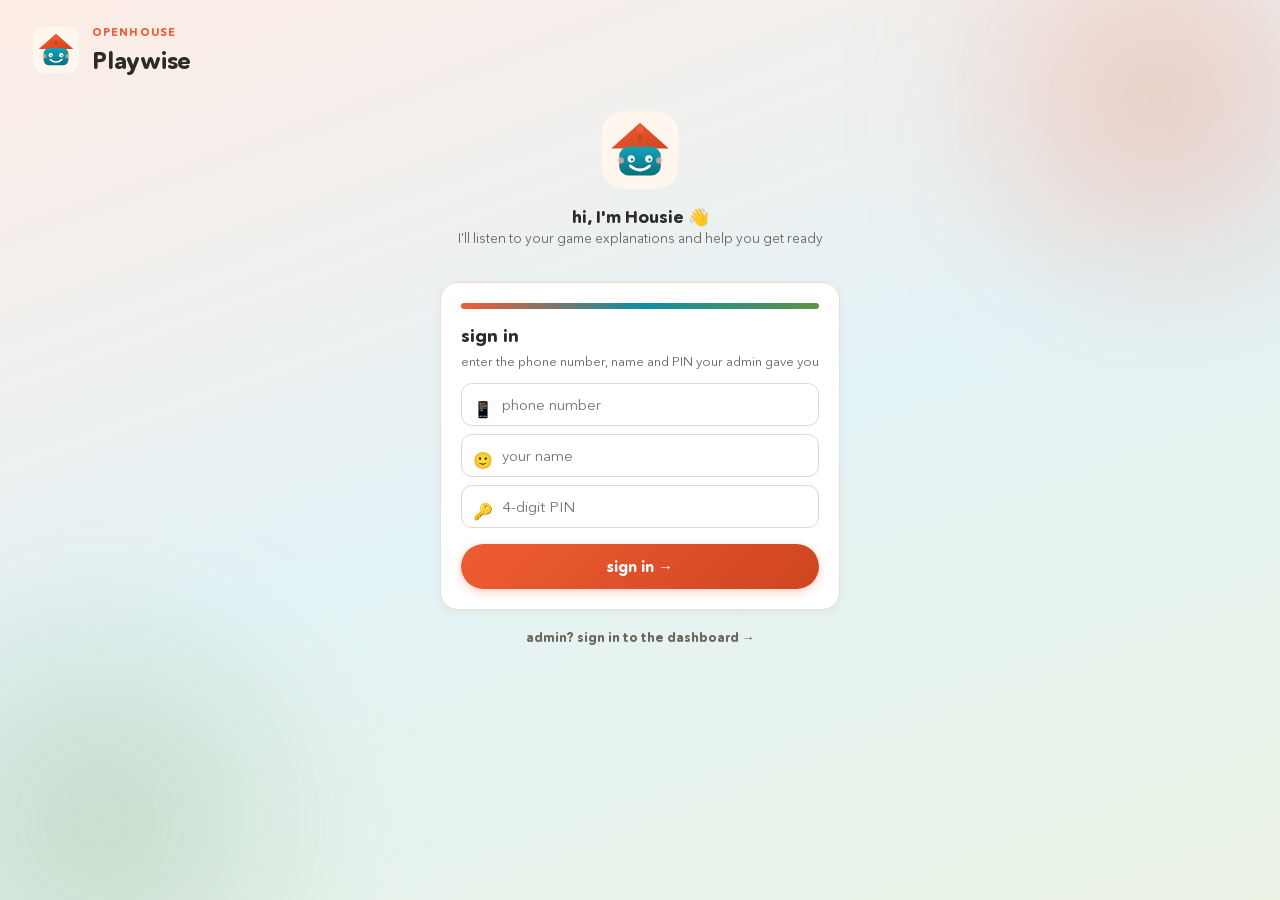
<file: index.html>
<!DOCTYPE html>
<html lang="en">
<head>
<meta charset="UTF-8">
<meta name="viewport" content="width=device-width, initial-scale=1.0">
<title>Playwise</title>
<link rel="stylesheet" href="style.css">
</head>
<body>
<div class="wrap">
  <div class="brand-row">
    <div id="headerMascot" class="mascot"></div>
    <div><div class="eyebrow">openhouse</div><h1>Playwise</h1></div>
  </div>
  <div id="root"></div>
</div>
<script src="games-data.js"></script>
<script>
const TK='oh_trainee_token';
const root=document.getElementById('root');
const API=(window.location.protocol==='file:'||window.location.hostname==='localhost'||window.location.hostname==='127.0.0.1')?'http://localhost:8000':'';

function esc(s){return (s==null?'':String(s)).replace(/[&<>]/g,m=>({'&':'&amp;','<':'&lt;','>':'&gt;'}[m]));}

function mascotSVG(size){
  return '<svg viewBox="0 0 100 100" width="'+size+'" height="'+size+'" xmlns="http://www.w3.org/2000/svg">'
    +'<defs>'
      +'<linearGradient id="roofG" x1="0" y1="0" x2="1" y2="1"><stop offset="0%" stop-color="#EF5C34"/><stop offset="100%" stop-color="#CE4520"/></linearGradient>'
      +'<linearGradient id="bodyG" x1="0" y1="0" x2="0" y2="1"><stop offset="0%" stop-color="#12a3ba"/><stop offset="100%" stop-color="#0b6f80"/></linearGradient>'
    +'</defs>'
    +'<rect x="2" y="2" width="96" height="96" rx="26" fill="#FFF7EE"/>'
    +'<polygon points="50,16 86,48 14,48" fill="url(#roofG)"/>'
    +'<circle cx="50" cy="24" r="4.5" fill="#EF5C34"/>'
    +'<rect x="47.5" y="30" width="5" height="10" rx="2" fill="#CE4520"/>'
    +'<rect x="24" y="46" width="52" height="36" rx="12" fill="url(#bodyG)"/>'
    +'<circle cx="39" cy="61" r="4.5" fill="#fff"/><circle cx="61" cy="61" r="4.5" fill="#fff"/>'
    +'<circle cx="40" cy="62" r="1.6" fill="#0b6f80"/><circle cx="62" cy="62" r="1.6" fill="#0b6f80"/>'
    +'<path d="M38 70 Q50 80 62 70" stroke="#fff" stroke-width="3.5" fill="none" stroke-linecap="round"/>'
    +'<circle cx="26" cy="63" r="4" fill="#F6B8A0" opacity=".7"/><circle cx="74" cy="63" r="4" fill="#F6B8A0" opacity=".7"/>'
    +'</svg>';
}

function progressRingSVG(pct, size){
  const r=(size/2)-5, c=2*Math.PI*r, off=c*(1-pct/100);
  return '<div class="progress-ring-wrap"><svg width="'+size+'" height="'+size+'">'
    +'<circle cx="'+(size/2)+'" cy="'+(size/2)+'" r="'+r+'" fill="none" stroke="#ecdfd0" stroke-width="6"/>'
    +'<circle cx="'+(size/2)+'" cy="'+(size/2)+'" r="'+r+'" fill="none" stroke="#EF5C34" stroke-width="6" stroke-linecap="round" '
      +'stroke-dasharray="'+c+'" stroke-dashoffset="'+off+'" style="transition:stroke-dashoffset .4s"/>'
    +'</svg><div class="pct">'+pct+'%</div></div>';
}
document.getElementById('headerMascot').innerHTML=mascotSVG(48);

let TRAINEE={ name:'', phone:'', category:'', categories:[], cohort:'', approved:false };
let MY_RECORDS=[];
let STATE={ game:null, ageBand:null, history:[], finalResult:null };
let mediaRecorder=null, mediaStream=null, listening=false, liveText='', reviewMode=false, originalTranscript='', recordingTimer=null, submitError='', scoreFailures=0;

function authHeader(){ return {'Authorization':'Bearer '+localStorage.getItem(TK)}; }

function loginView(msg){
  document.body.classList.add('login-bg');
  root.innerHTML='';
  const hero=document.createElement('div'); hero.className='hero hero-panel';
  hero.innerHTML='<div class="mascot">'+mascotSVG(80)+'</div><div style="font-weight:800;font-size:17px">hi, I\'m Housie 👋</div><div class="muted" style="font-size:13.5px">I\'ll listen to your game explanations and help you get ready</div>';
  root.appendChild(hero);
  const c=document.createElement('div'); c.className='card'; c.style.maxWidth='400px'; c.style.margin='14px auto 10px';
  c.innerHTML='<div class="signin-accent"></div><div style="font-weight:800;font-size:18px;margin-bottom:2px">sign in</div><div class="muted" style="font-size:13px;margin-bottom:12px">enter the phone number, name and PIN your admin gave you</div>';
  const phRow=document.createElement('div'); phRow.className='input-icon-row';
  const ph=document.createElement('input'); ph.placeholder='phone number'; ph.type='tel';
  phRow.innerHTML='<span class="ico">📱</span>'; phRow.appendChild(ph);
  const nmRow=document.createElement('div'); nmRow.className='input-icon-row';
  const nm=document.createElement('input'); nm.placeholder='your name';
  nmRow.innerHTML='<span class="ico">🙂</span>'; nmRow.appendChild(nm);
  const pinRow=document.createElement('div'); pinRow.className='input-icon-row';
  const pin=document.createElement('input'); pin.placeholder='4-digit PIN'; pin.type='password'; pin.maxLength=8;
  pinRow.innerHTML='<span class="ico">🔑</span>'; pinRow.appendChild(pin);
  const er=document.createElement('div'); er.className='err'; if(msg){er.textContent=msg;er.style.display='block';}
  const b=document.createElement('button'); b.className='btn'; b.style.marginTop='8px'; b.style.width='100%'; b.textContent='sign in →';
  async function go(){
    b.disabled=true;b.textContent='signing in…';
    try{
      const r=await fetch(API+'/api/trainee/login',{method:'POST',headers:{'Content-Type':'application/json'},body:JSON.stringify({phone:ph.value,name:nm.value,pin:pin.value})});
      const d=await r.json();
      if(!r.ok) throw new Error(d.detail||'Could not sign in.');
      TRAINEE={ name:d.name, phone:d.phone, category:d.category, categories:d.categories||(d.category?[d.category]:[]), cohort:d.cohort };
      localStorage.setItem(TK, d.token);
      localStorage.setItem('oh_trainee_info', JSON.stringify(TRAINEE));
      enterApp();
    }catch(e){ er.textContent=e.message; er.style.display='block'; b.disabled=false; b.textContent='sign in →'; }
  }
  b.onclick=go; pin.addEventListener('keydown',e=>{if(e.key==='Enter')go();});
  c.append(phRow,nmRow,pinRow,er,b); root.appendChild(c);

  const adminLink=document.createElement('div'); adminLink.style.cssText='text-align:center;margin-top:14px';
  adminLink.innerHTML='<a href="dashboard.html" style="color:var(--muted);font-size:13px;font-weight:700;text-decoration:none">admin? sign in to the dashboard →</a>';
  root.appendChild(adminLink);
}

function speak(text){
  return new Promise(resolve=>{
    if(!('speechSynthesis' in window) || !text){ resolve(); return; }
    const u=new SpeechSynthesisUtterance(text);
    u.rate=0.98; u.onend=resolve; u.onerror=resolve;
    if(window.speechSynthesis.speaking || window.speechSynthesis.pending){
      window.speechSynthesis.cancel();
      setTimeout(()=>window.speechSynthesis.speak(u), 150);
    } else {
      window.speechSynthesis.speak(u);
    }
  });
}

function micSupported(){ return !!(navigator.mediaDevices && navigator.mediaDevices.getUserMedia && window.MediaRecorder && (window.AudioContext||window.webkitAudioContext)); }

// MediaRecorder's native output (webm/opus in Chrome, ogg/opus in Firefox, mp4/aac
// in Safari) isn't a MIME type Gemini's audio understanding accepts — only wav,
// mp3, aiff, aac, ogg and flac are. Rather than gamble on undocumented leniency,
// decode whatever the browser recorded and re-encode it as mono WAV, a format
// every browser can produce and Gemini is guaranteed to accept.
async function blobToWavBase64(blob){
  const arrayBuffer=await blob.arrayBuffer();
  const AudioCtx=window.AudioContext||window.webkitAudioContext;
  const decodeCtx=new AudioCtx();
  const decoded=await decodeCtx.decodeAudioData(arrayBuffer);
  decodeCtx.close();
  // 8kHz (telephone-quality — plenty for speech transcription) keeps even a
  // full MAX_RECORDING_MS (3 min) WAV, once base64-encoded, safely under
  // Vercel's fixed ~4.5MB request body limit; 16kHz was pushing well past it
  // on longer answers, which is what was actually behind "could not
  // transcribe" — a silently-truncated/rejected upload, not a network issue.
  const targetRate=8000;
  const offlineCtx=new OfflineAudioContext(1, Math.ceil(decoded.duration*targetRate), targetRate);
  const source=offlineCtx.createBufferSource();
  source.buffer=decoded;
  source.connect(offlineCtx.destination);
  source.start();
  const resampled=await offlineCtx.startRendering();
  const samples=resampled.getChannelData(0);
  const wavBuffer=new ArrayBuffer(44+samples.length*2);
  const view=new DataView(wavBuffer);
  const writeStr=(offset,str)=>{ for(let i=0;i<str.length;i++) view.setUint8(offset+i, str.charCodeAt(i)); };
  writeStr(0,'RIFF'); view.setUint32(4, 36+samples.length*2, true); writeStr(8,'WAVE');
  writeStr(12,'fmt '); view.setUint32(16, 16, true); view.setUint16(20, 1, true);
  view.setUint16(22, 1, true); view.setUint32(24, targetRate, true);
  view.setUint32(28, targetRate*2, true); view.setUint16(32, 2, true); view.setUint16(34, 16, true);
  writeStr(36,'data'); view.setUint32(40, samples.length*2, true);
  for(let i=0, offset=44; i<samples.length; i++, offset+=2){
    const s=Math.max(-1, Math.min(1, samples[i]));
    view.setInt16(offset, s<0 ? s*0x8000 : s*0x7FFF, true);
  }
  let binary=''; const bytes=new Uint8Array(wavBuffer); const chunk=0x8000;
  for(let i=0;i<bytes.length;i+=chunk) binary+=String.fromCharCode.apply(null, bytes.subarray(i, i+chunk));
  return btoa(binary);
}

function categoryGames(){ return (window.GAMES||[]).filter(g=>g.category===TRAINEE.category); }

const CATEGORY_LABELS={'art-design':'Art & Design','public-speaking':'Public Speaking','robotics':'Robotics','music':'Music','chess':'Chess','art-3-5':'Art (3–5)','storytelling-3-5':'Language Through Storytelling (3–5)','stem-3-5':'STEM (3–5)'};
function catLabel(c){ return CATEGORY_LABELS[c]||c; }

const GAME_ICONS={'match-me':'🎯','colour-flip':'🎨','shape-stitch':'🧵','shape-fusion':'🔷','cue-cards':'✏️','artventure':'🎲','imagine-that':'💭','doodle-dash':'⚡','art-gym-book':'📖'};
function gameIcon(id){ return GAME_ICONS[id]||'🧩'; }

// hand-picked flat vector icons for games with no source photo (chosen from a
// reviewed set of 5 concepts each) — same rounded-square style as the mascot
// and artwork thumbnail icons.
const GAME_ICON_SVGS={
  'sentence-chain':'<ellipse cx="34" cy="50" rx="14" ry="9" fill="none" stroke="#EF5C34" stroke-width="6"/><ellipse cx="50" cy="50" rx="14" ry="9" fill="none" stroke="#0E8FA3" stroke-width="6"/><ellipse cx="66" cy="50" rx="14" ry="9" fill="none" stroke="#5F9147" stroke-width="6"/>',
  'voice-toss':'<polygon points="26,40 26,60 38,60 52,74 52,26 38,40" fill="#EF5C34"/><path d="M60 38 Q66 50 60 62" fill="none" stroke="#0E8FA3" stroke-width="5" stroke-linecap="round"/><path d="M68 32 Q78 50 68 68" fill="none" stroke="#0E8FA3" stroke-width="5" stroke-linecap="round" opacity=".6"/>',
  'eye-contact-tag':'<circle cx="34" cy="50" r="15" fill="#fff" stroke="#ecdfd0" stroke-width="2"/><circle cx="34" cy="50" r="8" fill="#0E8FA3"/><circle cx="37" cy="47" r="3" fill="#2C2B28"/><circle cx="66" cy="50" r="15" fill="#fff" stroke="#ecdfd0" stroke-width="2"/><circle cx="66" cy="50" r="8" fill="#0E8FA3"/><circle cx="69" cy="47" r="3" fill="#2C2B28"/>',
  'copycat':'<circle cx="32" cy="34" r="8" fill="#EF5C34"/><line x1="32" y1="42" x2="32" y2="64" stroke="#EF5C34" stroke-width="5" stroke-linecap="round"/><line x1="32" y1="50" x2="20" y2="58" stroke="#EF5C34" stroke-width="5" stroke-linecap="round"/><line x1="32" y1="50" x2="44" y2="58" stroke="#EF5C34" stroke-width="5" stroke-linecap="round"/><circle cx="68" cy="34" r="8" fill="#0E8FA3"/><line x1="68" y1="42" x2="68" y2="64" stroke="#0E8FA3" stroke-width="5" stroke-linecap="round"/><line x1="68" y1="50" x2="56" y2="58" stroke="#0E8FA3" stroke-width="5" stroke-linecap="round"/><line x1="68" y1="50" x2="80" y2="58" stroke="#0E8FA3" stroke-width="5" stroke-linecap="round"/>',
  'psychiatrist':'<circle cx="42" cy="42" r="16" fill="none" stroke="#0E8FA3" stroke-width="6"/><line x1="53" y1="53" x2="68" y2="68" stroke="#0E8FA3" stroke-width="7" stroke-linecap="round"/><text x="42" y="49" font-family="Avenir, sans-serif" font-size="20" font-weight="800" fill="#EF5C34" text-anchor="middle">?</text>',
  'reverse-gear':'<polygon points="56,28 56,72 30,50" fill="#0E8FA3"/><polygon points="80,28 80,72 54,50" fill="#0E8FA3" opacity=".55"/>',
  'whacky-news-reporter':'<rect x="42" y="24" width="16" height="30" rx="8" fill="#EF5C34"/><path d="M32 42 Q32 60 50 60 Q68 60 68 42" fill="none" stroke="#EF5C34" stroke-width="5" stroke-linecap="round"/><line x1="50" y1="60" x2="50" y2="72" stroke="#EF5C34" stroke-width="5" stroke-linecap="round"/><line x1="38" y1="72" x2="62" y2="72" stroke="#EF5C34" stroke-width="5" stroke-linecap="round"/>',
  'mad-ad':'<rect x="20" y="30" width="60" height="42" rx="6" fill="#0E8FA3"/><rect x="27" y="37" width="46" height="28" rx="2" fill="#FFF7EE"/><line x1="36" y1="72" x2="30" y2="82" stroke="#0E8FA3" stroke-width="5" stroke-linecap="round"/><line x1="64" y1="72" x2="70" y2="82" stroke="#0E8FA3" stroke-width="5" stroke-linecap="round"/><circle cx="50" cy="51" r="8" fill="#EF5C34"/>',
  'experience-share-circle':'<circle cx="50" cy="30" r="8" fill="#0E8FA3"/><polygon points="42,40 58,40 54,50 46,50" fill="#0E8FA3"/><circle cx="30" cy="60" r="8" fill="#5F9147"/><polygon points="22,70 38,70 34,80 26,80" fill="#5F9147"/><circle cx="70" cy="60" r="8" fill="#EF5C34"/><polygon points="62,70 78,70 74,80 66,80" fill="#EF5C34"/>',
  'magic-box-narratives':'<rect x="28" y="42" width="44" height="30" rx="4" fill="#EF5C34"/><rect x="28" y="42" width="44" height="10" fill="#CE4520"/><rect x="46" y="42" width="8" height="30" fill="#0E8FA3"/><rect x="28" y="52" width="44" height="8" fill="#0E8FA3"/><polygon points="20,26 22,31 27,31 23,34 25,39 20,36 15,39 17,34 13,31 18,31" fill="#F4C244"/><polygon points="80,32 82,37 87,37 83,40 85,45 80,42 75,45 77,40 73,37 78,37" fill="#F4C244"/>',
  'story-spine':'<line x1="50" y1="82" x2="50" y2="42" stroke="#8a5a00" stroke-width="5" stroke-linecap="round"/><line x1="50" y1="52" x2="30" y2="30" stroke="#8a5a00" stroke-width="5" stroke-linecap="round"/><line x1="50" y1="42" x2="70" y2="22" stroke="#8a5a00" stroke-width="5" stroke-linecap="round"/><circle cx="50" cy="82" r="6" fill="#EF5C34"/><circle cx="30" cy="30" r="6" fill="#0E8FA3"/><circle cx="70" cy="22" r="6" fill="#5F9147"/>',
  'superhero-sales-pitch':'<path d="M50 20 L76 30 L76 52 Q76 72 50 82 Q24 72 24 52 L24 30 Z" fill="#5F9147"/><polygon points="50,38 54,48 65,48 56,55 59,66 50,59 41,66 44,55 35,48 46,48" fill="#F4C244"/>'
};
function gameIconSVG(id, size){
  const inner=GAME_ICON_SVGS[id];
  if(!inner) return null;
  return '<svg viewBox="0 0 100 100" width="'+size+'" height="'+size+'" xmlns="http://www.w3.org/2000/svg">'
    +'<rect x="2" y="2" width="96" height="96" rx="26" fill="#FFF7EE"/>'+inner+'</svg>';
}
const GAME_PHOTOS={'match-me':'images/games/match-me.jpg','colour-flip':'images/games/colour-flip.jpg','shape-stitch':'images/games/shape-stitch.jpg','shape-fusion':'images/games/shape-fusion.jpg','cue-cards':'images/games/cue-cards.jpg','artventure':'images/games/artventure.jpg','imagine-that':'images/games/imagine-that.jpg','doodle-dash':'images/games/doodle-dash.jpg','art-gym-book':'images/games/art-gym-book.jpg','every-body-says':'images/games/every-body-says.jpg','whats-that-sound':'images/games/whats-that-sound.jpg','script-flip':'images/games/script-flip.jpg','tale-trail':'images/games/tale-trail.jpg','shuffle':'images/games/shuffle.jpg','body-talk':'images/games/body-talk.jpg','watch-your-step':'images/games/watch-your-step.jpg','train-of-thoughts':'images/games/train-of-thoughts.jpg','guess-me':'images/games/guess-me.jpg','spaggle':'images/games/spaggle.jpg','pitch-perfect':'images/games/pitch-perfect.jpg','speech-a-palooza':'images/games/speech-a-palooza.jpg','improv-survival':'images/games/improv-survival.jpg','debate-duel':'images/games/debate-duel.jpg','skill-lanyards':'images/games/skill-lanyards.jpg','art-gym-book-3-5':'images/games/art-gym-book-3-5.jpg','scribble-book':'images/games/scribble-book.jpg','candy-sort':'images/games/candy-sort.jpg','dot-grid':'images/games/dot-grid.jpg','every-body-says-3-5':'images/games/every-body-says-3-5.jpg','guess-me-3-5':'images/games/guess-me-3-5.jpg','i-shop-texture-3-5':'images/games/i-shop-texture-3-5.jpg','i-spy-3-5':'images/games/i-spy-3-5.jpg','language-wheel-3-5':'images/games/language-wheel-3-5.jpg','logical-road-builder':'images/games/logical-road-builder.jpg','magna-tiles':'images/games/magna-tiles.jpg','mix-it-up-3-5':'images/games/mix-it-up-3-5.jpg','rhyme-house-3-5':'images/games/rhyme-house-3-5.jpg','stitch-me':'images/games/stitch-me.jpg','story-cube-3-5':'images/games/story-cube-3-5.jpg','swat-it-snap-it-3-5':'images/games/swat-it-snap-it-3-5.jpg','whats-that-sound-3-5':'images/games/whats-that-sound-3-5.jpg','colour-friends-3-5':'images/games/colour-friends-3-5.jpg','story-construction':'images/games/story-construction.jpg','mini-artventure-3-5':'images/games/mini-artventure-3-5.jpg','shape-stitch-3-5':'images/games/shape-stitch-3-5.jpg'};

// artwork tab thumbnail — a palette + brush, in the same flat/rounded style as the mascot
function artworkThumbSVG(size){
  return '<svg viewBox="0 0 100 100" width="'+size+'" height="'+size+'" xmlns="http://www.w3.org/2000/svg">'
    +'<rect x="2" y="2" width="96" height="96" rx="26" fill="#FFF7EE"/>'
    +'<path d="M50 20c-16.6 0-30 12.3-30 27.4 0 8.4 6.4 13.6 13.7 13.6h4.8c2.9 0 5.2 2.2 5.2 5 0 1.4-.6 2.6-1.5 3.6-1 1.1-1.6 2.5-1.6 4 0 3.5 3.2 6.4 7.1 6.4 17 0 32.3-13.4 32.3-32C80 32.3 66.6 20 50 20z" fill="var(--coral)"/>'
    +'<circle cx="37" cy="38" r="5.5" fill="#F4C244"/>'
    +'<circle cx="52" cy="32" r="5.5" fill="#5F9147"/>'
    +'<circle cx="66" cy="40" r="5.5" fill="#0E8FA3"/>'
    +'<circle cx="40" cy="55" r="5.5" fill="#fff"/>'
    +'<rect x="63" y="62" width="6" height="26" rx="3" fill="#8a5a00" transform="rotate(28 66 75)"/>'
    +'</svg>';
}

function scoreTotal(s){ return ['age_appropriateness','clarity','gameplay_accuracy','challenge_accuracy','genuine'].reduce((n,k)=>n+(s[k]?1:0),0); }
const CRITERIA_LABELS={age_appropriateness:'age fit',clarity:'clarity',gameplay_accuracy:'gameplay accuracy',challenge_accuracy:'challenge accuracy',genuine:'genuine'};

const MAX_ATTEMPTS_PER_GAME=2; // original attempt + exactly one re-attempt
const MAX_RECORDING_MS=3*60*1000; // keeps transcription well within the 60s serverless timeout

const ARTWORK_AGE_BANDS=[{key:'5-8',label:'ages 5–8'},{key:'8-12',label:'ages 8–12'}];
const ARTWORK_UNITS=10;
let MY_ARTWORK={};
const ART35_PROJECTS={
  artiverse:{ label:'Artiverse', items:[
    {number:1, title:'Paper — Accordion Folding', options:['An animal body with an added face','A creature of choice']},
    {number:2, title:'Paper — Circles Folding', options:['Session 1','Session 2','Session 3']},
    {number:3, title:'Paper — Mosaics', options:['Session 1','Session 2']},
    {number:4, title:'Paper — Loops & Chains', options:['A chain creature with an added face']},
    {number:5, title:'Paper — Simple Origami', options:['Session 1','Session 2']},
    {number:6, title:'Crayons — Solid Colours in Shapes', options:['Session 1','Session 2']},
    {number:7, title:'Crayons — Solid Colours in Scenery', options:['Session 1','Session 2']},
    {number:8, title:'Crayons — Intricate Colouring', options:['Session 1','Session 2']},
    {number:9, title:'Crayons — Doodling', options:['Session 1','Session 2']},
    {number:10, title:'Crayons — Colour Mixing in Shapes', options:['Session 1','Session 2']},
    {number:11, title:'Crayons — Colour Mixing in Objects', options:['Session 1','Session 2','Session 3']},
    {number:12, title:'Crayons — Colour Mixing in Scenery', options:['Session 1','Session 2']},
    {number:13, title:'Paint — Hand Painting', options:['Session 1','Session 2','Session 3']},
    {number:14, title:'Paint — Finger Painting', options:['Session 1','Session 2','Session 3']},
    {number:15, title:'Paint — Sponge Painting', options:['Session 1','Session 2','Session 3']},
    {number:16, title:'Paint — Q-tip Painting', options:['Session 1']}
  ]},
  artistotle:{ label:'Artistotle', items:[
    {number:5, title:'Eric Carle — Stripes Collage', options:['Session 1']},
    {number:6, title:'Eric Carle — Caterpillar Collage (Round Shape)', options:['Session 1','Session 2']},
    {number:7, title:'Eric Carle — Fruit & Vegetable Collage (Irregular Shape)', options:['Session 1']},
    {number:8, title:'Eric Carle — Jellyfish Collage (Multi-medium, Multi-shape)', options:['Session 1','Session 2']},
    {number:9, title:'Lois Ehlert — Sponge Dabbling Flowers', options:['Session 1']},
    {number:10, title:'Lois Ehlert — Brush Flowers', options:['Session 1']},
    {number:11, title:'Lois Ehlert — Swirling Flowers', options:['Session 1','Session 2']},
    {number:12, title:'Lois Ehlert — Two-Layer Flower Garden', options:['Session 1','Session 2']},
    {number:13, title:'Taro Gomi — Simple Colouring', options:['Bear','Tiger']},
    {number:14, title:'Taro Gomi — Line Making 1', options:['Session 1']},
    {number:15, title:'Taro Gomi — Add Filling Inside Burger Through Lines', options:['Session 1']},
    {number:16, title:'Taro Gomi — Draw & Colour 1', options:['Session 1']},
    {number:17, title:'Taro Gomi — Draw & Colour 2', options:['Session 1']}
  ]}
};
let MY_ARTWORK35={}, MY_ARTWORK35_REDO={};

function tabBar(active){
  const bar=document.createElement('div'); bar.className='tab-bar';
  if(TRAINEE.category==='art-design'){
    const obsBtn=document.createElement('button'); obsBtn.className='tab-btn'+(active==='observation'?' active':''); obsBtn.textContent='📋 observation';
    obsBtn.onclick=()=>{ if(active!=='observation') renderObservation(); };
    bar.appendChild(obsBtn);
  }
  const gamesBtn=document.createElement('button'); gamesBtn.className='tab-btn'+(active==='games'?' active':''); gamesBtn.textContent='🎮 games';
  gamesBtn.onclick=()=>{ if(active!=='games') renderChecklist(); };
  bar.appendChild(gamesBtn);
  if(TRAINEE.category==='art-design'){
    const artBtn=document.createElement('button'); artBtn.className='tab-btn'+(active==='artwork'?' active':''); artBtn.textContent='🎨 artwork';
    artBtn.onclick=()=>{ if(active!=='artwork') renderArtwork(); };
    bar.appendChild(artBtn);
  }
  if(TRAINEE.category==='art-3-5'){
    const artBtn=document.createElement('button'); artBtn.className='tab-btn'+(active==='artwork'?' active':''); artBtn.textContent='🎨 artwork';
    artBtn.onclick=()=>{ if(active!=='artwork') renderArtwork35(); };
    bar.appendChild(artBtn);
  }
  return bar;
}

// latest attempt per game_id (records come back newest-first from the server)
function latestByGame(){
  const map={};
  MY_RECORDS.forEach(r=>{ if(!map[r.game_id]) map[r.game_id]=r; });
  return map;
}
function attemptCountByGame(){
  const counts={};
  MY_RECORDS.forEach(r=>{ counts[r.game_id]=(counts[r.game_id]||0)+1; });
  return counts;
}

async function fetchMyRecords(){
  const r=await fetch(API+'/api/my-explanations',{headers:authHeader()});
  if(r.status===401){ localStorage.removeItem(TK); loginView('Session expired — sign in again.'); return false; }
  MY_RECORDS = r.ok ? await r.json() : [];
  return true;
}

async function fetchMyStatus(){
  try{
    const r=await fetch(API+'/api/trainee/status',{headers:authHeader()});
    // NOTE: TRAINEE.category (the session's chosen category, for a trainee with
    // more than one) is intentionally left untouched here — only enterApp()'s
    // once-per-login category picker is allowed to set it, otherwise every
    // "back to checklist" navigation would silently reset the trainee's choice.
    if(r.ok){ const d=await r.json(); TRAINEE.approved=!!d.approved; TRAINEE.categories=d.categories||(d.category?[d.category]:[]); TRAINEE.cohort=d.cohort; }
  }catch(e){}
}

// Runs once per login/resume — resolves which category applies this session,
// asking the trainee only when they're assigned to more than one.
async function enterApp(){
  await fetchMyStatus();
  const cats=(TRAINEE.categories&&TRAINEE.categories.length)?TRAINEE.categories:(TRAINEE.category?[TRAINEE.category]:[]);
  if(cats.length>1){ renderCategoryPicker(cats); }
  else { TRAINEE.category=cats[0]||TRAINEE.category||''; renderChecklist(); }
}

function renderCategoryPicker(cats){
  document.body.classList.remove('login-bg');
  root.innerHTML='';
  const card=document.createElement('div'); card.className='card center';
  card.innerHTML='<div class="mascot" style="margin:0 auto 6px">'+mascotSVG(56)+'</div>'
    +'<div style="font-weight:800;font-size:17px;margin-bottom:4px">hi, '+esc(TRAINEE.name||'')+'</div>'
    +'<div class="muted" style="font-size:13.5px;margin-bottom:14px">which category are you working on today?</div>';
  [...cats].sort((a,b)=>catLabel(a).localeCompare(catLabel(b))).forEach(c=>{
    const btn=document.createElement('button'); btn.className='btn'; btn.style.cssText='width:100%;margin-bottom:8px';
    btn.textContent=catLabel(c);
    btn.onclick=()=>{ TRAINEE.category=c; renderChecklist(); };
    card.appendChild(btn);
  });
  root.appendChild(card);
}

async function renderChecklist(){
  document.body.classList.remove('login-bg');
  root.innerHTML='<div class="empty">loading…</div>';
  const ok=await fetchMyRecords();
  if(!ok) return;
  await fetchMyStatus();
  const games=categoryGames();
  const latest=latestByGame();
  const attempts=attemptCountByGame();
  const doneCount=games.filter(g=>latest[g.id]).length;

  root.innerHTML='';
  const head=document.createElement('div'); head.className='card';
  const pct=games.length?Math.round(100*doneCount/games.length):0;
  head.innerHTML='<div style="display:flex;align-items:center;gap:14px">'
      +progressRingSVG(pct,64)
      +'<div style="flex:1"><div style="font-weight:800;font-size:18px;margin-bottom:2px">hi, '+esc(TRAINEE.name)+'</div>'
      +'<div class="muted" style="font-size:13px">'+esc(catLabel(TRAINEE.category))+(TRAINEE.cohort?' · '+esc(TRAINEE.cohort):'')+'</div></div>'
    +'</div>'
    +'<div class="muted" style="font-size:13px;margin-top:10px">'+doneCount+' of '+games.length+' games completed. Every game is required — you can do them in any order. Each game allows one re-attempt.</div>';
  root.appendChild(head);
  root.appendChild(tabBar('games'));

  if(!games.length){
    const empty=document.createElement('div'); empty.className='card empty'; empty.textContent='No games are set up for your category yet — check back soon.';
    root.appendChild(empty);
  }

  function buildGameTile(g){
    const rec=latest[g.id];
    const count=attempts[g.id]||0;
    const awaitingStaff=rec && rec.scoring_failed && !rec.manual_score;
    const canReattempt=rec && count<MAX_ATTEMPTS_PER_GAME;
    const tile=document.createElement('div'); tile.className='game-tile'+(rec?' done':'');
    const img=document.createElement('div'); img.className='game-tile-img';
    const iconSVG=gameIconSVG(g.id, 120);
    if(GAME_PHOTOS[g.id]) img.innerHTML='<img src="'+GAME_PHOTOS[g.id]+'" alt="" style="width:100%;height:100%;object-fit:cover">';
    else if(iconSVG) img.innerHTML='<div style="width:100%;height:100%;display:grid;place-items:center">'+iconSVG+'</div>';
    else img.innerHTML='<div style="width:100%;height:100%;display:grid;place-items:center;font-size:44px">'+gameIcon(g.id)+'</div>';
    const dot=document.createElement('div'); dot.className='check-dot game-tile-badge '+(rec?'done':'pending');
    dot.textContent=rec?'✓':'';
    img.appendChild(dot);
    tile.appendChild(img);
    const body=document.createElement('div'); body.className='game-tile-body';
    body.innerHTML='<div style="font-weight:800;font-size:15px">'+esc(g.name)+'</div>'
      +(rec?(rec.scoring_failed && !rec.manual_score
        ? '<div class="muted" style="font-size:12.5px">⏳ waiting for your trainer to score · ages '+esc(rec.age_band)+' · attempt '+count+' of '+MAX_ATTEMPTS_PER_GAME+'</div>'
        : '<div class="muted" style="font-size:12.5px">'+scoreTotal(rec.scores)+'/5 · ages '+esc(rec.age_band)+' · attempt '+count+' of '+MAX_ATTEMPTS_PER_GAME+'</div>'):'<div class="muted" style="font-size:12.5px">not attempted yet</div>');
    tile.appendChild(body);
    if(!rec || canReattempt){
      const btn=document.createElement('button'); btn.className=(rec?'ghost':'btn'); btn.style.cssText='width:100%;margin-top:8px';
      btn.textContent=rec?'re-attempt':'start →';
      btn.onclick=()=>startGame(g);
      body.appendChild(btn);
    } else {
      const done=document.createElement('span'); done.className='pill'; done.style.cssText='display:block;text-align:center;margin-top:8px';
      done.textContent=awaitingStaff?'with your trainer':'both attempts used';
      body.appendChild(done);
    }
    return tile;
  }

  const SECTION_ORDER=['lanyards','roll-call','playground','showtime','imagine-playground','wonderworld','logic-lab'];
  const SECTION_LABELS={'roll-call':'Roll Call','playground':'Playground','showtime':'Showtime','lanyards':'Lanyards','logic-lab':'Logic Lab','imagine-playground':'Imagine Playground','wonderworld':'Wonderworld'};
  const hasSections=games.some(g=>g.section);
  if(hasSections){
    const sections=[...SECTION_ORDER, ...new Set(games.map(g=>g.section).filter(s=>s && !SECTION_ORDER.includes(s)))];
    sections.forEach(sec=>{
      const secGames=games.filter(g=>g.section===sec);
      if(!secGames.length) return;
      const title=document.createElement('div'); title.className='game-section-title'; title.textContent=SECTION_LABELS[sec]||sec;
      root.appendChild(title);
      const grid=document.createElement('div'); grid.className='game-grid';
      secGames.forEach(g=>grid.appendChild(buildGameTile(g)));
      root.appendChild(grid);
    });
    const unsectioned=games.filter(g=>!g.section);
    if(unsectioned.length){
      const grid=document.createElement('div'); grid.className='game-grid';
      unsectioned.forEach(g=>grid.appendChild(buildGameTile(g)));
      root.appendChild(grid);
    }
  } else {
    const grid=document.createElement('div'); grid.className='game-grid';
    games.forEach(g=>grid.appendChild(buildGameTile(g)));
    root.appendChild(grid);
  }

  if(doneCount>0 && !TRAINEE.approved){
    const note=document.createElement('div'); note.className='muted'; note.style.cssText='font-size:12.5px;margin-bottom:10px';
    note.textContent='Your assessment will be available to download once your admin approves it.';
    root.appendChild(note);
  }
  const actions=document.createElement('div'); actions.style.cssText='display:flex;gap:8px;margin-top:4px';
  if(doneCount>0 && TRAINEE.approved){
    const dlBtn=document.createElement('button'); dlBtn.className='ghost'; dlBtn.style.flex='1'; dlBtn.textContent='⬇ download my assessment';
    dlBtn.onclick=()=>downloadAssessmentDocx(dlBtn);
    actions.appendChild(dlBtn);
  }
  const signout=document.createElement('button'); signout.className='ghost'; signout.style.flex='none'; signout.textContent='sign out';
  signout.onclick=()=>{ localStorage.removeItem(TK); localStorage.removeItem('oh_trainee_info'); loginView(); };
  actions.appendChild(signout);
  root.appendChild(actions);
}

// "_____ mins" — a short underlined blank followed by the unit, for how long an artwork took
function makeMinutesField(){
  const wrap=document.createElement('div'); wrap.style.cssText='display:flex;align-items:baseline;justify-content:center;gap:6px;margin:6px 0 8px;font-size:12px';
  const input=document.createElement('input'); input.type='text'; input.inputMode='numeric'; input.maxLength=3; input.setAttribute('aria-label','minutes taken');
  input.style.cssText='width:52px;flex:none;margin:0;padding:2px 4px;border:none;border-bottom:1.5px solid #8a7f72;border-radius:0;background:transparent;text-align:center;font-size:13px';
  input.oninput=()=>{ input.value=input.value.replace(/\D/g,''); };
  const unit=document.createElement('span'); unit.textContent='mins';
  wrap.append(input,unit);
  return {wrap, input};
}

function fileToBase64(file){
  return new Promise((resolve,reject)=>{
    const reader=new FileReader();
    reader.onload=()=>resolve(reader.result.split(',')[1]);
    reader.onerror=()=>reject(reader.error);
    reader.readAsDataURL(file);
  });
}

// Vercel's serverless functions reject request bodies over 4.5MB before our
// own code ever runs, replying with a plain-text/HTML body instead of JSON —
// so a naive r.json() throws a raw SyntaxError. This parses safely and turns
// that (or any other non-JSON response, e.g. a gateway timeout page) into a
// message worth showing a trainee.
async function parseJsonResponse(r, tooLargeMessage){
  const text=await r.text();
  try{ return JSON.parse(text); }
  catch(e){
    if(r.status===413) throw new Error(tooLargeMessage||'file too large — please use a smaller photo');
    throw new Error('something went wrong saving this (server said: '+r.status+') — please try again');
  }
}

let MY_ARTWORK_REDO={};
async function fetchMyArtwork(){
  try{
    const r=await fetch(API+'/api/artwork/mine',{headers:authHeader()});
    if(r.status===401){ localStorage.removeItem(TK); loginView('Session expired — sign in again.'); return false; }
    const d=r.ok ? await r.json() : {};
    MY_ARTWORK = d.artwork||{};
    MY_ARTWORK_REDO = d.redo||{};
  }catch(e){ MY_ARTWORK={}; MY_ARTWORK_REDO={}; }
  return true;
}

async function renderArtwork(){
  document.body.classList.remove('login-bg');
  root.innerHTML='<div class="empty">loading…</div>';
  const ok=await fetchMyArtwork();
  if(!ok) return;

  root.innerHTML='';
  const head=document.createElement('div'); head.className='card';
  head.innerHTML='<div style="display:flex;align-items:center;gap:14px;margin-bottom:12px">'
      +'<div style="flex:none">'+artworkThumbSVG(56)+'</div>'
      +'<div style="font-weight:800;font-size:18px">your artwork</div>'
    +'</div>'
    +'<div class="muted" style="font-size:13px;line-height:1.6">Hello 👋<br><br>'
      +'This is a small exercise. Please refer to the website: '
      +'<a href="https://openhouse-at-apartment-ekiv.vercel.app/login" target="_blank" rel="noopener">https://openhouse-at-apartment-ekiv.vercel.app/login</a> '
      +'and create the mentioned artworks. Try to create the artwork as close as possible to the references provided. '
      +'You may upload the artwork created for each unit during training. '
      +'The maximum file size for each unit is 3 MB and the accepted formats are JPG, PNG and PDF.</div>';
  root.appendChild(head);
  root.appendChild(tabBar('artwork'));

  ARTWORK_AGE_BANDS.forEach((band,bandIdx)=>{
    if(bandIdx>0){ const divider=document.createElement('hr'); divider.className='artwork-band-divider'; root.appendChild(divider); }
    const title=document.createElement('div'); title.className='artwork-band-title'; title.textContent=band.label;
    root.appendChild(title);
    const grid=document.createElement('div'); grid.className='artwork-grid';
    for(let unit=1; unit<=ARTWORK_UNITS; unit++){
      const raw=(MY_ARTWORK[band.key]||{})[String(unit)];
      const versions=Array.isArray(raw)?raw:(raw?[raw]:[]);
      const entry=versions.length?versions[versions.length-1]:null; // most recent submission
      const needsRedo=(MY_ARTWORK_REDO[band.key]||[]).includes(unit);
      const slot=document.createElement('div'); slot.className='artwork-slot'+(entry?' filled':'')+(needsRedo?' needs-redo':'');
      const thumb=document.createElement('div'); thumb.className='artwork-slot-thumb';
      if(entry && entry.content_type && entry.content_type.startsWith('image/')) thumb.innerHTML='<img src="'+esc(entry.url)+'" alt="">';
      else thumb.textContent=entry?'📄':'🖼️';
      slot.appendChild(thumb);
      const label=document.createElement('div'); label.style.cssText='font-weight:700;font-size:12.5px'; label.textContent='unit '+unit;
      slot.appendChild(label);
      const status=document.createElement('div'); status.className='muted'; status.style.cssText='font-size:11px;min-height:14px;margin:3px 0';
      if(needsRedo){ status.textContent='🔁 please redo this one'; status.style.color='#B3261E'; status.style.fontWeight='700'; }
      else if(entry) status.textContent='✓ submitted'+(entry.minutes_taken?' ('+entry.minutes_taken+' min)':'');
      else status.textContent='';
      slot.appendChild(status);
      if(!entry || needsRedo){
        const fileInput=document.createElement('input'); fileInput.type='file'; fileInput.accept='image/jpeg,image/png,.pdf'; fileInput.style.display='none';
        const btnRow=document.createElement('div'); btnRow.style.cssText='display:flex;gap:5px';
        const upBtn=document.createElement('button'); upBtn.className='ghost'; upBtn.style.cssText='flex:1;font-size:11.5px;padding:6px 4px';
        upBtn.textContent=entry?'resubmit':'upload';
        upBtn.onclick=()=>fileInput.click();
        btnRow.appendChild(upBtn);
        slot.appendChild(btnRow);
        slot.appendChild(fileInput);
        fileInput.onchange=()=>{
          const file=fileInput.files[0];
          if(!file) return;
          if(file.type!=='image/jpeg' && file.type!=='image/png' && file.type!=='application/pdf'){ status.textContent='please upload a JPG, PNG or PDF file'; status.style.color='#B3261E'; return; }
          if(file.size > 3*1024*1024){ status.textContent='file too large (max 3MB)'; status.style.color='#B3261E'; return; }
          status.style.color='';
          const previewUrl=URL.createObjectURL(file);
          if(file.type.startsWith('image/')) thumb.innerHTML='<img src="'+previewUrl+'" alt="">';
          else thumb.textContent='📄';
          status.textContent=esc(file.name)+' — not saved yet';
          btnRow.innerHTML='';
          const minutesField=makeMinutesField(); const minutesInput=minutesField.input;
          slot.insertBefore(minutesField.wrap, btnRow);
          const saveBtn=document.createElement('button'); saveBtn.className='btn'; saveBtn.style.cssText='flex:1;font-size:11.5px;padding:6px 4px';
          saveBtn.textContent='save';
          saveBtn.onclick=()=>{
            const minutes=parseInt(minutesInput.value, 10);
            if(!minutes || minutes<1 || minutes>600){ status.textContent='enter how many minutes this took (1–600)'; status.style.color='#B3261E'; minutesInput.focus(); return; }
            URL.revokeObjectURL(previewUrl); uploadArtworkSlot(band.key, unit, file, minutes, status, saveBtn);
          };
          const cancelBtn=document.createElement('button'); cancelBtn.className='ghost'; cancelBtn.style.cssText='flex:none;font-size:11.5px;padding:6px 8px';
          cancelBtn.textContent='cancel';
          cancelBtn.onclick=()=>{ URL.revokeObjectURL(previewUrl); fileInput.value=''; renderArtwork(); };
          btnRow.append(saveBtn, cancelBtn);
        };
      }
      grid.appendChild(slot);
    }
    root.appendChild(grid);
  });

  const actions=document.createElement('div'); actions.style.cssText='display:flex;gap:8px;margin-top:14px';
  const signout=document.createElement('button'); signout.className='ghost'; signout.style.flex='none'; signout.textContent='sign out';
  signout.onclick=()=>{ localStorage.removeItem(TK); localStorage.removeItem('oh_trainee_info'); loginView(); };
  actions.appendChild(signout);
  root.appendChild(actions);
}

async function uploadArtworkSlot(ageBand, unit, file, minutesTaken, statusEl, btnEl){
  if(file.type!=='image/jpeg' && file.type!=='image/png' && file.type!=='application/pdf'){ statusEl.textContent='please upload a JPG, PNG or PDF file'; statusEl.style.color='#B3261E'; return; }
  if(file.size > 3*1024*1024){ statusEl.textContent='file too large (max 3MB)'; statusEl.style.color='#B3261E'; return; }
  btnEl.disabled=true; const prevText=btnEl.textContent; btnEl.textContent='uploading…';
  statusEl.style.color=''; statusEl.textContent='uploading…';
  try{
    const b64=await fileToBase64(file);
    const r=await fetch(API+'/api/artwork/upload',{
      method:'POST', headers:{'Content-Type':'application/json', ...authHeader()},
      body:JSON.stringify({age_band:ageBand, unit:unit, file:b64, filename:file.name, content_type:file.type||'application/octet-stream', minutes_taken:minutesTaken})
    });
    const d=await parseJsonResponse(r);
    if(!r.ok) throw new Error(d.detail||'upload failed');
    MY_ARTWORK=d.artwork;
    renderArtwork();
  }catch(e){
    statusEl.textContent=e.message||'upload failed'; statusEl.style.color='#B3261E';
    btnEl.disabled=false; btnEl.textContent=prevText;
  }
}

let MY_OBSERVATION={}, MY_OBSERVATION_DRAFTS={};
async function fetchMyObservation(){
  try{
    const r=await fetch(API+'/api/observation/mine',{headers:authHeader()});
    if(r.status===401){ localStorage.removeItem(TK); loginView('Session expired — sign in again.'); return false; }
    const d=r.ok ? await r.json() : {};
    MY_OBSERVATION = d.observation||{};
    MY_OBSERVATION_DRAFTS = d.drafts||{};
  }catch(e){ MY_OBSERVATION={}; MY_OBSERVATION_DRAFTS={}; }
  return true;
}

function obsSessions(sec){ return (sec && sec.sessions) || []; }
function obsFmtDate(iso){
  const d=new Date((iso||'')+'T00:00:00');
  return isNaN(d) ? (iso||'—') : d.toLocaleDateString('en-GB',{day:'numeric',month:'short',year:'numeric'});
}
function obsToday(){ return new Date().toLocaleDateString('en-CA'); }
const OBS_MAX_PHOTOS=4;
// Phone photos are routinely several MB; shrink to a JPEG that's a few hundred KB so
// each upload stays far below the request-size limit and goes through quickly.
function obsShrinkImage(file){
  return new Promise((resolve,reject)=>{
    const url=URL.createObjectURL(file);
    const img=new Image();
    img.onload=()=>{
      const max=1600, scale=Math.min(1, max/Math.max(img.width,img.height));
      const c=document.createElement('canvas'); c.width=Math.round(img.width*scale); c.height=Math.round(img.height*scale);
      c.getContext('2d').drawImage(img,0,0,c.width,c.height);
      URL.revokeObjectURL(url);
      c.toBlob(b=>b?resolve(b):reject(new Error('could not read that picture')),'image/jpeg',0.85);
    };
    img.onerror=()=>{ URL.revokeObjectURL(url); reject(new Error('could not read that picture — try a JPG or PNG')); };
    img.src=url;
  });
}
async function uploadObservationPhoto(blob){
  const b64=await fileToBase64(blob);
  const r=await fetch(API+'/api/observation/photo',{
    method:'POST', headers:{'Content-Type':'application/json', ...authHeader()},
    body:JSON.stringify({file:b64, content_type:'image/jpeg'})
  });
  const d=await parseJsonResponse(r, 'that picture was too large to send — try a smaller one.');
  if(!r.ok) throw new Error(d.detail||'could not upload a picture');
  return d.url;
}

async function renderObservation(){
  if(window.__obsFlush){ document.removeEventListener('visibilitychange', window.__obsFlush); window.__obsFlush=null; }
  document.body.classList.remove('login-bg');
  root.innerHTML='<div class="empty">loading…</div>';
  const ok=await fetchMyObservation();
  if(!ok) return;

  root.innerHTML='';
  const head=document.createElement('div'); head.className='card';
  head.innerHTML='<div style="display:flex;align-items:center;gap:14px;margin-bottom:12px">'
      +'<div style="flex:none">'+artworkThumbSVG(56)+'</div>'
      +'<div style="font-weight:800;font-size:18px">observation checklist</div>'
    +'</div>'
    +'<div class="muted" style="font-size:13px;line-height:1.6">'
      +'Observation is one of the best ways to learn — as long as you know what to look for. During the Art '
      +'sessions you attend, try to keep an eye out for the pointers below. Please don\'t take notes while the '
      +'session is running; instead, share your observations on the training group afterwards, along with your '
      +'own reflections. It\'s completely fine to miss a pointer or two — just make sure that whatever you send '
      +'is genuine and based on what you actually saw.<br><br>'
      +'Missed a pointer? It carries over to the next session, so you can look out for it there '
      +'and tick it off then. Add the date of each session you log.</div>';
  root.appendChild(head);
  root.appendChild(tabBar('observation'));

  const OBS_SECTIONS=window.OBSERVATION_SECTIONS||[];
  const lastIdx=OBS_SECTIONS.length-1;
  // a pointer counts as observed once it's ticked in any session of any section
  const observedAll=new Set();
  Object.values(MY_OBSERVATION).forEach(sec=>obsSessions(sec).forEach(s=>(s.checked||[]).forEach(id=>observedAll.add(id))));
  const labelById={};
  OBS_SECTIONS.forEach(sec=>sec.groups.forEach(g=>g.items.forEach(it=>{ labelById[it.id]=it.label; })));

  OBS_SECTIONS.forEach((section,i)=>{
    const sectionNum=i+1;
    const sessions=obsSessions(MY_OBSERVATION[String(sectionNum)]);
    const prevStarted=sectionNum===1 || obsSessions(MY_OBSERVATION[String(sectionNum-1)]).length>0;
    const card=document.createElement('div'); card.className='card'; card.style.marginTop='14px';
    const heading=document.createElement('div'); heading.style.cssText='font-weight:800;font-size:15px;margin-bottom:2px';
    heading.textContent='Session '+sectionNum+' of '+OBS_SECTIONS.length+' — '+section.title;
    card.appendChild(heading);

    if(!prevStarted){
      const locked=document.createElement('div'); locked.className='muted'; locked.style.cssText='font-size:13px;margin-top:8px';
      locked.textContent='🔒 locked — submit Session '+(sectionNum-1)+' first';
      card.appendChild(locked);
      root.appendChild(card);
      return;
    }

    const allItems=section.groups.flatMap(g=>g.items);
    const ownMissed=allItems.filter(it=>!observedAll.has(it.id));
    // pointers still missed from the sections before this one — they ride along into this section
    const carriedGroups=[];
    OBS_SECTIONS.slice(0,i).forEach((prev,pi)=>prev.groups.forEach(g=>{
      const items=g.items.filter(it=>!observedAll.has(it.id));
      if(items.length) carriedGroups.push({label:'Carried over from Session '+(pi+1)+' — '+g.group, items});
    }));
    const carriedCount=carriedGroups.reduce((n,g)=>n+g.items.length,0);

    if(sessions.length){
      const meta=document.createElement('div'); meta.className='muted'; meta.style.cssText='font-size:12px;margin:2px 0 8px';
      meta.textContent=(allItems.length-ownMissed.length)+' of '+allItems.length+' pointers in this session observed';
      card.appendChild(meta);
      [...sessions].sort((a,b)=>String(a.date).localeCompare(String(b.date))).forEach((s,idx)=>{
        const det=document.createElement('details'); det.style.cssText='margin:4px 0;font-size:13px';
        const sum=document.createElement('summary'); sum.style.cssText='cursor:pointer;font-weight:700';
        const n=(s.checked||[]).length;
        sum.textContent=obsFmtDate(s.date)+' — '+n+' pointer'+(n===1?'':'s')+' observed';
        det.appendChild(sum);
        const body=document.createElement('div'); body.style.cssText='padding:6px 0 4px 4px;line-height:1.6';
        body.innerHTML=((s.checked||[]).length?(s.checked||[]).map(id=>'✅ '+esc(labelById[id]||id)).join('<br>'):'<span class="muted">no pointers ticked</span>')
          +(s.learnt?'<div style="font-weight:700;margin-top:8px">What I learnt</div><div style="white-space:pre-wrap">'+esc(s.learnt)+'</div>':'')
          +((s.photos||[]).length?'<div style="margin-top:8px;display:flex;flex-wrap:wrap;gap:6px">'+(s.photos||[]).map(u=>'<a href="'+esc(u)+'" target="_blank" rel="noopener"><img src="'+esc(u)+'" alt="" style="height:72px;width:72px;object-fit:cover;border-radius:8px;border:1px solid #e3d8c8"></a>').join('')+'</div>':'')
          +(s.support?'<div style="font-weight:700;margin-top:8px">What I need more support with</div><div style="white-space:pre-wrap">'+esc(s.support)+'</div>':'');
        det.appendChild(body);
        card.appendChild(det);
      });
    }

    // each session is submitted once; what's missed moves on to the next session
    if(sessions.length>0){
      const note=document.createElement('div'); note.style.cssText='font-size:13px;margin-top:10px';
      const left=i<lastIdx ? ownMissed.length : ownMissed.length+carriedCount;
      if(left && i<lastIdx) note.textContent='➡️ '+left+' pointer'+(left>1?'s':'')+' you haven\'t observed yet carry over to Session '+(sectionNum+1)+'.';
      else if(left) note.textContent='ℹ️ '+left+' pointer'+(left>1?'s':'')+' from the checklist weren\'t observed.';
      else note.textContent='✅ Every pointer here has been observed.';
      card.appendChild(note);
      root.appendChild(card);
      return;
    }

    const formTitle=document.createElement('div'); formTitle.style.cssText='font-weight:700;font-size:13.5px;margin:14px 0 2px';
    formTitle.textContent='Log this session';
    card.appendChild(formTitle);
    const formHint=document.createElement('div'); formHint.className='muted'; formHint.style.cssText='font-size:12px;margin-bottom:6px';
    formHint.textContent=carriedCount
      ? 'Includes '+carriedCount+' pointer'+(carriedCount>1?'s':'')+' carried over from earlier sessions — tick whatever you observed in this session.'
      : 'Tick the pointers you observed in this session.';
    card.appendChild(formHint);

    const draft=MY_OBSERVATION_DRAFTS[String(sectionNum)]||{}; // anything saved but not yet submitted
    const dateLabel=document.createElement('div'); dateLabel.style.cssText='font-weight:700;font-size:12.5px;margin:8px 0 4px';
    dateLabel.textContent='Session date';
    card.appendChild(dateLabel);
    const dateInput=document.createElement('input'); dateInput.type='date'; dateInput.value=draft.date||obsToday(); dateInput.max=obsToday();
    dateInput.style.cssText='font-size:13px;padding:8px;box-sizing:border-box;max-width:220px';
    card.appendChild(dateInput);

    const checkboxes=[];
    const addGroup=(label,items)=>{
      const gTitle=document.createElement('div'); gTitle.style.cssText='font-weight:700;font-size:12.5px;margin:10px 0 4px';
      gTitle.textContent=label;
      card.appendChild(gTitle);
      items.forEach(item=>{
        const row=document.createElement('label'); row.style.cssText='display:flex;align-items:flex-start;gap:8px;font-size:13px;line-height:1.5;margin:4px 0;cursor:pointer';
        const cb=document.createElement('input'); cb.type='checkbox'; cb.value=item.id; cb.checked=(draft.checked||[]).includes(item.id);
        cb.style.cssText='margin:3px 0 0 0;flex:none;width:18px;height:18px;padding:0;border:1.5px solid #e3d8c8;border-radius:4px';
        checkboxes.push(cb);
        const span=document.createElement('span'); span.style.cssText='flex:1;min-width:0'; span.textContent=item.label;
        row.append(cb,span);
        card.appendChild(row);
      });
    };
    const ownMissedIds=new Set(ownMissed.map(m=>m.id));
    section.groups.forEach(g=>{
      const items=g.items.filter(it=>ownMissedIds.has(it.id));
      if(items.length) addGroup(g.group,items);
    });
    carriedGroups.forEach(g=>addGroup(g.label,g.items));

    const learntLabel=document.createElement('div'); learntLabel.style.cssText='font-weight:700;font-size:12.5px;margin:14px 0 4px';
    learntLabel.textContent='What I learnt';
    card.appendChild(learntLabel);
    const learntInput=document.createElement('textarea'); learntInput.rows=3; learntInput.placeholder='Short answer'; learntInput.value=draft.learnt||'';
    learntInput.style.cssText='width:100%;font-size:13px;padding:8px;font-family:inherit;box-sizing:border-box';
    card.appendChild(learntInput);

    const err=document.createElement('div'); err.style.cssText='font-size:12px;color:#B3261E;min-height:16px;margin-top:8px';
    const pics=(draft.photos||[]).map(url=>({url})); // uploaded the moment they're picked, so they're part of the saved draft
    let saveDraftNow=()=>{};
    let queueDraft=()=>{};
    { // picture picker: optional in session 1, required in sessions 2 and 3
      const picLabel=document.createElement('div'); picLabel.style.cssText='font-weight:700;font-size:12.5px;margin:14px 0 4px';
      picLabel.textContent=i>=1 ? 'Picture of the activity you arranged *' : 'Pictures (optional)';
      card.appendChild(picLabel);
      const picHint=document.createElement('div'); picHint.className='muted'; picHint.style.cssText='font-size:12px;margin-bottom:6px';
      picHint.textContent=i>=1
        ? 'Required — add a picture of the activity you arranged yourself, not one you observed (up to '+OBS_MAX_PHOTOS+' pictures).'
        : 'Optional — add up to '+OBS_MAX_PHOTOS+' pictures from this session if you like.';
      card.appendChild(picHint);
      const thumbs=document.createElement('div'); thumbs.style.cssText='display:flex;flex-wrap:wrap;gap:8px;margin-bottom:6px';
      card.appendChild(thumbs);
      const picInput=document.createElement('input'); picInput.type='file'; picInput.accept='image/jpeg,image/png'; picInput.multiple=true; picInput.style.display='none';
      const addBtn=document.createElement('button'); addBtn.type='button'; addBtn.className='ghost'; addBtn.style.cssText='flex:none;font-size:12px;padding:6px 12px';
      addBtn.textContent='+ add pictures';
      addBtn.onclick=()=>picInput.click();
      const drawThumbs=()=>{
        thumbs.innerHTML='';
        pics.forEach((p,pi)=>{
          const w=document.createElement('div'); w.style.cssText='position:relative;width:72px;height:72px';
          const im=document.createElement('img'); im.src=p.url; im.alt=''; im.style.cssText='width:72px;height:72px;object-fit:cover;border-radius:8px;border:1px solid #e3d8c8';
          const x=document.createElement('button'); x.type='button'; x.textContent='\u2715'; x.setAttribute('aria-label','remove picture');
          x.style.cssText='position:absolute;top:-6px;right:-6px;width:22px;height:22px;border-radius:50%;border:none;background:#2C2B28;color:#fff;font-size:11px;cursor:pointer;padding:0';
          x.onclick=()=>{ pics.splice(pi,1); drawThumbs(); queueDraft(); };
          w.append(im,x); thumbs.appendChild(w);
        });
        addBtn.style.display=pics.length>=OBS_MAX_PHOTOS?'none':'';
      };
      picInput.onchange=async()=>{
        err.textContent='';
        addBtn.disabled=true;
        for(const f of [...picInput.files]){
          if(pics.length>=OBS_MAX_PHOTOS) break;
          addBtn.textContent='uploading picture...';
          try{ const blob=await obsShrinkImage(f); const url=await uploadObservationPhoto(blob); pics.push({url}); drawThumbs(); }
          catch(e){ err.textContent=e.message||'could not upload that picture'; }
        }
        addBtn.disabled=false; addBtn.textContent='+ add pictures';
        picInput.value=''; drawThumbs(); saveDraftNow();
      };
      card.append(picInput, addBtn);
      drawThumbs();
    }

    card.appendChild(err);
    const submitBtn=document.createElement('button'); submitBtn.className='btn'; submitBtn.style.cssText='margin-top:4px';
    submitBtn.textContent='submit Session '+sectionNum;
    submitBtn.onclick=()=>{
      if(!dateInput.value){ err.textContent='pick the date of the session'; dateInput.focus(); return; }
      if(i>=1 && !pics.length){ err.textContent='add a picture of the activity you arranged before submitting'; return; }
      clearTimeout(draftTimer);
      const checked=checkboxes.filter(cb=>cb.checked).map(cb=>cb.value);
      submitObservationSection(sectionNum, dateInput.value, checked, learntInput.value, pics.map(p=>p.url), err, submitBtn);
    };
    card.appendChild(submitBtn);

    // autosave: anything entered but not yet submitted is kept as a draft
    const draftStatus=document.createElement('div'); draftStatus.className='muted'; draftStatus.style.cssText='font-size:11.5px;margin-top:8px';
    const hadDraft=(draft.checked||[]).length||(draft.learnt||'').trim()||(draft.photos||[]).length;
    draftStatus.textContent=hadDraft ? '\u21bb Draft restored from '+(draft.saved_at||'earlier')+' — it saves automatically.' : 'Your progress saves automatically as a draft until you submit.';
    card.appendChild(draftStatus);
    let draftTimer=null;
    const collect=()=>({section:sectionNum, date:dateInput.value, checked:checkboxes.filter(cb=>cb.checked).map(cb=>cb.value), learnt:learntInput.value, photos:pics.map(p=>p.url)});
    saveDraftNow=async()=>{
      clearTimeout(draftTimer); draftTimer=null;
      draftStatus.textContent='saving draft...';
      try{
        const body=collect();
        const r=await fetch(API+'/api/observation/draft',{method:'POST', keepalive:true, headers:{'Content-Type':'application/json', ...authHeader()}, body:JSON.stringify(body)});
        const d=await parseJsonResponse(r);
        if(!r.ok) throw new Error(d.detail||'could not save draft');
        MY_OBSERVATION_DRAFTS[String(sectionNum)]=Object.assign({}, body, {saved_at:'just now'});
        draftStatus.textContent='\u2713 draft saved';
      }catch(e){ draftStatus.textContent='\u26a0 draft not saved \u2014 '+(e.message||'check your connection'); }
    };
    queueDraft=()=>{ clearTimeout(draftTimer); draftTimer=setTimeout(saveDraftNow, 800); };
    [dateInput, learntInput].forEach(el=>{ el.addEventListener('input',queueDraft); el.addEventListener('change',queueDraft); });
    checkboxes.forEach(cb=>cb.addEventListener('change',queueDraft));
    // leaving the tab/app mid-typing: save straight away instead of waiting out the pause
    window.__obsFlush=()=>{ if(document.hidden && draftTimer) saveDraftNow(); };
    document.addEventListener('visibilitychange', window.__obsFlush);
    root.appendChild(card);
  });

  const actions=document.createElement('div'); actions.style.cssText='display:flex;gap:8px;margin-top:14px';
  const signout=document.createElement('button'); signout.className='ghost'; signout.style.flex='none'; signout.textContent='sign out';
  signout.onclick=()=>{ localStorage.removeItem(TK); localStorage.removeItem('oh_trainee_info'); loginView(); };
  actions.appendChild(signout);
  root.appendChild(actions);
}

async function submitObservationSection(section, date, checked, learnt, photos, errEl, btnEl){
  errEl.textContent='';
  btnEl.disabled=true; const prevText=btnEl.textContent; btnEl.textContent='saving…';
  try{
    const r=await fetch(API+'/api/observation/submit',{
      method:'POST', headers:{'Content-Type':'application/json', ...authHeader()},
      body:JSON.stringify({section:section, date:date, checked:checked, learnt:learnt, photos:photos})
    });
    const d=await parseJsonResponse(r);
    if(!r.ok) throw new Error(d.detail||'could not submit');
    MY_OBSERVATION=d.observation;
    delete MY_OBSERVATION_DRAFTS[String(section)];
    renderObservation();
  }catch(e){
    errEl.textContent=e.message||'could not submit';
    btnEl.disabled=false; btnEl.textContent=prevText;
  }
}

async function fetchMyArtwork35(){
  try{
    const r=await fetch(API+'/api/artwork35/mine',{headers:authHeader()});
    if(r.status===401){ localStorage.removeItem(TK); loginView('Session expired — sign in again.'); return false; }
    const d=r.ok ? await r.json() : {};
    MY_ARTWORK35 = d.artwork35||{};
    MY_ARTWORK35_REDO = d.redo||{};
  }catch(e){ MY_ARTWORK35={}; MY_ARTWORK35_REDO={}; }
  return true;
}

// Splits a collection's items into groups by the part of their title before
// the em-dash — "Paper — Accordion Folding" groups under "Paper", "Eric Carle
// — Stripes Collage" groups under "Eric Carle". Trainees submit one technique
// per group, not every technique.
function groupItemsByPrefix(items){
  const order=[], map={};
  items.forEach(it=>{
    const g=it.title.split('—')[0].trim();
    if(!map[g]){ map[g]=[]; order.push(g); }
    map[g].push(it);
  });
  return order.map(g=>({group:g, items:map[g]}));
}
function techniqueLabel(item){ return item.title.split('—').slice(1).join('—').trim(); }

function renderArtwork35GroupSlot(collKey,group,grid){
  const collData=MY_ARTWORK35[collKey]||{};
  const collRedo=MY_ARTWORK35_REDO[collKey]||[];
  // find whichever technique in this group (if any) the trainee already submitted
  let existingItem=null, existingOption=null;
  outer:
  for(const it of group.items){
    for(const opt of it.options){
      if(collData[it.number+'::'+opt]){ existingItem=it; existingOption=opt; break outer; }
    }
  }

  const slot=document.createElement('div'); slot.className='artwork-slot';
  const groupLabel=document.createElement('div'); groupLabel.style.cssText='font-weight:700;font-size:12.5px'; groupLabel.textContent=group.group;
  slot.appendChild(groupLabel);

  const unitSelect=document.createElement('select'); unitSelect.style.cssText='font-size:11px;padding:4px 6px;margin:4px 0;width:100%';
  group.items.forEach(it=>{ const o=document.createElement('option'); o.value=String(it.number); o.textContent=techniqueLabel(it); unitSelect.appendChild(o); });
  // once a technique has been submitted for this group it can't be swapped for
  // a different one — even mid-redo, staff flagged that specific technique,
  // not an invitation to pick a new one
  if(existingItem) unitSelect.disabled=true;
  slot.appendChild(unitSelect);

  const body=document.createElement('div');

  function currentItem(){ return group.items.find(it=>String(it.number)===unitSelect.value); }

  function renderForOption(item,option){
    body.innerHTML='';
    slot.classList.remove('filled','needs-redo');
    const raw=collData[item.number+'::'+option];
    const versions=Array.isArray(raw)?raw:(raw?[raw]:[]);
    const entry=versions.length?versions[versions.length-1]:null; // most recent submission
    const needsRedo=collRedo.includes(item.number+'::'+option);
    if(entry) slot.classList.add('filled');
    if(needsRedo) slot.classList.add('needs-redo');
    const thumb=document.createElement('div'); thumb.className='artwork-slot-thumb';
    if(entry && entry.content_type && entry.content_type.startsWith('image/')) thumb.innerHTML='<img src="'+esc(entry.url)+'" alt="">';
    else thumb.textContent=entry?'📄':'🖼️';
    body.appendChild(thumb);
    // there's no dropdown for the session/option anymore — the first one is
    // always used, so show which one that was for clarity
    const label=document.createElement('div'); label.className='muted'; label.style.cssText='font-size:11px;margin-top:2px'; label.textContent=option;
    body.appendChild(label);
    const status=document.createElement('div'); status.className='muted'; status.style.cssText='font-size:11px;min-height:14px;margin:3px 0';
    if(needsRedo){ status.textContent='🔁 please redo this one'; status.style.color='#B3261E'; status.style.fontWeight='700'; }
    else if(entry) status.textContent='✓ submitted'+(entry.minutes_taken?' ('+entry.minutes_taken+' min)':'');
    else status.textContent='';
    body.appendChild(status);
    if(!entry || needsRedo){
      const fileInput=document.createElement('input'); fileInput.type='file'; fileInput.accept='image/jpeg,image/png,.pdf'; fileInput.style.display='none';
      const btnRow=document.createElement('div'); btnRow.style.cssText='display:flex;gap:5px';
      const upBtn=document.createElement('button'); upBtn.className='ghost'; upBtn.style.cssText='flex:1;font-size:11.5px;padding:6px 4px';
      upBtn.textContent=entry?'resubmit':'upload';
      upBtn.onclick=()=>fileInput.click();
      btnRow.appendChild(upBtn);
      body.appendChild(btnRow);
      body.appendChild(fileInput);
      fileInput.onchange=()=>{
        const file=fileInput.files[0];
        if(!file) return;
        if(file.type!=='image/jpeg' && file.type!=='image/png' && file.type!=='application/pdf'){ status.textContent='please upload a JPG, PNG or PDF file'; status.style.color='#B3261E'; return; }
        if(file.size > 3*1024*1024){ status.textContent='file too large (max 3MB)'; status.style.color='#B3261E'; return; }
        status.style.color='';
        const previewUrl=URL.createObjectURL(file);
        if(file.type.startsWith('image/')) thumb.innerHTML='<img src="'+previewUrl+'" alt="">';
        else thumb.textContent='📄';
        status.textContent=esc(file.name)+' — not saved yet';
        btnRow.innerHTML='';
        const minutesField=makeMinutesField(); const minutesInput=minutesField.input;
        body.insertBefore(minutesField.wrap, btnRow);
        const saveBtn=document.createElement('button'); saveBtn.className='btn'; saveBtn.style.cssText='flex:1;font-size:11.5px;padding:6px 4px';
        saveBtn.textContent='save';
        saveBtn.onclick=()=>{
          const minutes=parseInt(minutesInput.value, 10);
          if(!minutes || minutes<1 || minutes>600){ status.textContent='enter how many minutes this took (1–600)'; status.style.color='#B3261E'; minutesInput.focus(); return; }
          URL.revokeObjectURL(previewUrl); uploadArtwork35Slot(collKey, item.number, option, file, minutes, status, saveBtn);
        };
        const cancelBtn=document.createElement('button'); cancelBtn.className='ghost'; cancelBtn.style.cssText='flex:none;font-size:11.5px;padding:6px 8px';
        cancelBtn.textContent='cancel';
        cancelBtn.onclick=()=>{ URL.revokeObjectURL(previewUrl); fileInput.value=''; renderForOption(item,option); };
        btnRow.append(saveBtn, cancelBtn);
      };
    }
  }

  function renderForUnit(){
    const item=currentItem();
    // no dropdown for the session/option — use whichever one was already
    // submitted for this technique, or just the first one otherwise
    const option=(existingItem && item.number===existingItem.number) ? existingOption : item.options[0];
    renderForOption(item, option);
  }

  if(existingItem) unitSelect.value=String(existingItem.number);
  unitSelect.onchange=()=>renderForUnit();
  slot.appendChild(body);
  grid.appendChild(slot);
  renderForUnit();
}

async function renderArtwork35(){
  document.body.classList.remove('login-bg');
  root.innerHTML='<div class="empty">loading…</div>';
  const ok=await fetchMyArtwork35();
  if(!ok) return;

  root.innerHTML='';
  const head=document.createElement('div'); head.className='card';
  head.innerHTML='<div style="display:flex;align-items:center;gap:14px;margin-bottom:12px">'
      +'<div style="flex:none">'+artworkThumbSVG(56)+'</div>'
      +'<div style="font-weight:800;font-size:18px">your artwork</div>'
    +'</div>'
    +'<div class="muted" style="font-size:13px;line-height:1.6">Hello 👋<br><br>'
      +'Each collection below is split into groups of related units. You only need to submit '
      +'ONE unit from each group — use the dropdown to pick which one. '
      +'The maximum file size is 3 MB and the accepted formats are JPG, PNG and PDF.</div>';
  root.appendChild(head);
  root.appendChild(tabBar('artwork'));

  Object.keys(ART35_PROJECTS).forEach((collKey,collIdx)=>{
    const coll=ART35_PROJECTS[collKey];
    if(collIdx>0){ const divider=document.createElement('hr'); divider.className='artwork-band-divider'; root.appendChild(divider); }
    const title=document.createElement('div'); title.className='artwork-band-title'; title.textContent=coll.label;
    root.appendChild(title);
    const groups=groupItemsByPrefix(coll.items);
    const note=document.createElement('div'); note.className='muted'; note.style.cssText='font-size:12px;margin:-4px 0 10px';
    note.textContent='Pick one unit to submit from each of: '+groups.map(g=>g.group).join(', ')+'.';
    root.appendChild(note);
    const grid=document.createElement('div'); grid.className='artwork-grid-wide';
    groups.forEach(g=>renderArtwork35GroupSlot(collKey,g,grid));
    root.appendChild(grid);
  });

  const actions=document.createElement('div'); actions.style.cssText='display:flex;gap:8px;margin-top:14px';
  const signout=document.createElement('button'); signout.className='ghost'; signout.style.flex='none'; signout.textContent='sign out';
  signout.onclick=()=>{ localStorage.removeItem(TK); localStorage.removeItem('oh_trainee_info'); loginView(); };
  actions.appendChild(signout);
  root.appendChild(actions);
}

async function uploadArtwork35Slot(collection, number, option, file, minutesTaken, statusEl, btnEl){
  if(file.type!=='image/jpeg' && file.type!=='image/png' && file.type!=='application/pdf'){ statusEl.textContent='please upload a JPG, PNG or PDF file'; statusEl.style.color='#B3261E'; return; }
  if(file.size > 3*1024*1024){ statusEl.textContent='file too large (max 3MB)'; statusEl.style.color='#B3261E'; return; }
  btnEl.disabled=true; const prevText=btnEl.textContent; btnEl.textContent='uploading…';
  statusEl.style.color=''; statusEl.textContent='uploading…';
  try{
    const b64=await fileToBase64(file);
    const r=await fetch(API+'/api/artwork35/upload',{
      method:'POST', headers:{'Content-Type':'application/json', ...authHeader()},
      body:JSON.stringify({collection:collection, number:number, option:option, file:b64, filename:file.name, content_type:file.type||'application/octet-stream', minutes_taken:minutesTaken})
    });
    const d=await parseJsonResponse(r);
    if(!r.ok) throw new Error(d.detail||'upload failed');
    MY_ARTWORK35=d.artwork35;
    renderArtwork35();
  }catch(e){
    statusEl.textContent=e.message||'upload failed'; statusEl.style.color='#B3261E';
    btnEl.disabled=false; btnEl.textContent=prevText;
  }
}

function startGame(game){
  // A game can bundle several named sub-projects instead of one fixed
  // goal/steps — the trainee picks which one to explain, then everything
  // downstream (quiz, scoring, saved record) treats the merged result as
  // an ordinary single-project game tagged with the parent game's id.
  if(game.projects && game.projects.length){ renderProjectPicker(game); return; }
  STATE.game=game;
  const allowedBands=(game.age_bands && game.age_bands.length) ? game.age_bands : ['5–8','8–12'];
  STATE.ageBand=allowedBands[Math.floor(Math.random()*allowedBands.length)];
  STATE.history=[];
  STATE.finalResult=null;
  reviewMode=false; liveText=''; listening=false;
  if(recordingTimer){ clearTimeout(recordingTimer); recordingTimer=null; }
  if(mediaRecorder && mediaRecorder.state!=='inactive'){ try{mediaRecorder.stop();}catch(e){} }
  if(mediaStream){ try{mediaStream.getTracks().forEach(t=>t.stop());}catch(e){} }
  renderIntro();
}

function renderProjectPicker(game){
  document.body.classList.remove('login-bg');
  root.innerHTML='';
  const card=document.createElement('div'); card.className='card center';
  card.innerHTML='<div class="mascot" style="margin:0 auto 6px">'+mascotSVG(56)+'</div>'
    +'<span class="pill coral">'+esc(game.name)+'</span>'
    +'<p style="margin-top:10px;font-size:13.5px" class="muted">pick one to explain:</p>';
  game.projects.forEach(p=>{
    const btn=document.createElement('button'); btn.className='btn'; btn.style.cssText='width:100%;margin-bottom:8px';
    btn.textContent=p.name;
    btn.onclick=()=>{
      const effectiveGame=Object.assign({}, game, p, {id:game.id, category:game.category, section:game.section, age_bands:game.age_bands, name:game.name+' — '+p.name});
      delete effectiveGame.projects;
      startGame(effectiveGame);
    };
    card.appendChild(btn);
  });
  const back=document.createElement('button'); back.className='ghost'; back.style.cssText='width:100%;margin-top:4px'; back.textContent='← back to checklist';
  back.onclick=renderChecklist;
  card.appendChild(back);
  root.appendChild(card);
}

function renderIntro(){
  root.innerHTML='';
  const card=document.createElement('div'); card.className='card center';
  card.innerHTML='<div class="mascot" style="margin:0 auto 6px">'+mascotSVG(56)+'</div>'
    +'<span class="pill coral">'+esc(STATE.game.name)+'</span><span class="pill teal">ages '+esc(STATE.ageBand)+'</span>'
    +'<p style="margin-top:14px">Explain <b>'+esc(STATE.game.name)+'</b> out loud, as if you\'re briefing a group of children aged <b>'+esc(STATE.ageBand)+'</b>. Cover the goal, how to play, and how you\'d end it.</p>'
    +'<p style="font-weight:700;font-size:13.5px;color:var(--coral-dark)">Explain as you would to a child. Be clear and specific. Do not use any jargon.</p>'
    +'<p class="muted" style="font-size:13px">Tap the mic, speak your explanation, then tap "submit answer" when you\'re done. There\'ll be a couple of follow-up questions after. Each recording has a 3-minute limit — it\'ll stop and transcribe automatically if you reach it.</p>';
  const btn=document.createElement('button'); btn.className='btn'; btn.textContent='I\'m ready →';
  btn.onclick=()=>{ renderConversation(); };
  card.appendChild(btn);
  const back=document.createElement('button'); back.className='ghost'; back.style.marginTop='10px'; back.textContent='← back to checklist';
  back.onclick=renderChecklist;
  card.appendChild(back);
  root.appendChild(card);
}

function renderConversation(waitingForModel){
  root.innerHTML='';
  const card=document.createElement('div'); card.className='card';
  card.innerHTML='<div style="margin-bottom:8px"><span class="pill coral">'+esc(STATE.game.name)+'</span><span class="pill teal">ages '+esc(STATE.ageBand)+'</span></div>';
  const log=document.createElement('div');
  STATE.history.forEach(h=>{
    const d=document.createElement('div'); d.className='turn '+(h.role==='trainee'?'trainee':'ai');
    const labIcon=h.role==='ai'?'<span style="display:inline-flex;vertical-align:middle;margin-right:4px">'+mascotSVG(16)+'</span>':'';
    d.innerHTML='<span class="lab">'+labIcon+(h.role==='trainee'?esc(TRAINEE.name||'you'):'Housie')+'</span>'+esc(h.text);
    if(h.role==='ai'){
      const replay=document.createElement('button'); replay.className='ghost'; replay.style.cssText='margin-top:6px;font-size:11px;padding:5px 11px';
      replay.textContent='🔊 replay'; replay.onclick=()=>speak(h.text);
      d.appendChild(replay);
    }
    log.appendChild(d);
  });
  card.appendChild(log);

  if(waitingForModel){
    const w=document.createElement('div'); w.className='muted center'; w.style.margin='14px 0';
    w.innerHTML='<div class="mascot" style="margin:0 auto 4px;animation:pulse 1.2s infinite;border-radius:50%">'+mascotSVG(32)+'</div>Oh! Let me now think…';
    card.appendChild(w); root.appendChild(card); return;
  }

  if(reviewMode){
    const label=document.createElement('div'); label.className='muted'; label.style.cssText='font-size:12px;font-weight:700;margin-top:10px';
    label.textContent='review & fix the transcript before submitting — automatic transcription isn\'t perfect';
    card.appendChild(label);
    const ta=document.createElement('textarea'); ta.id='reviewBox'; ta.value=liveText.trim();
    ta.style.minHeight='90px';
    ta.addEventListener('paste', e=>e.preventDefault());
    ta.addEventListener('drop', e=>e.preventDefault());
    card.appendChild(ta);
    if(submitError){
      const se=document.createElement('div'); se.className='err'; se.style.display='block'; se.textContent=submitError;
      card.appendChild(se);
    }
    const row=document.createElement('div'); row.style.cssText='display:flex;gap:8px';
    const rerecord=document.createElement('button'); rerecord.className='ghost'; rerecord.textContent='🎙 re-record instead';
    rerecord.onclick=()=>{ reviewMode=false; liveText=''; originalTranscript=''; renderConversation(); };
    const submitBtn=document.createElement('button'); submitBtn.className='btn'; submitBtn.style.flex='1'; submitBtn.textContent='submit answer';
    submitBtn.onclick=()=>submitAnswer(ta.value, originalTranscript);
    row.append(rerecord,submitBtn);
    card.appendChild(row);
    if(scoreFailures>=2){
      const help=document.createElement('div'); help.className='muted'; help.style.cssText='font-size:12.5px;margin-top:12px';
      help.textContent='Still not working? You can send your answers to your trainer and they\'ll score this one by hand.';
      const sendBtn=document.createElement('button'); sendBtn.className='ghost'; sendBtn.style.cssText='margin-top:6px;width:100%';
      sendBtn.textContent='send my answers to my trainer to score';
      sendBtn.onclick=()=>sendToTrainer(ta.value, originalTranscript);
      card.append(help, sendBtn);
    }
    root.appendChild(card);
    return;
  }

  const live=document.createElement('div'); live.className='live'; live.id='liveText';
  card.appendChild(live);

  const mic=document.createElement('button'); mic.className='mic'; mic.id='micBtn'; mic.textContent='🎙';
  mic.onclick=toggleListening;
  const wrap=document.createElement('div'); wrap.className='center'; wrap.appendChild(mic);
  card.appendChild(wrap);

  const micErr=document.createElement('div'); micErr.className='err center'; micErr.id='micErr';
  card.appendChild(micErr);

  const hint=document.createElement('div'); hint.className='muted center'; hint.style.fontSize='12px';
  hint.textContent='tap to speak, tap again when done — you\'ll get a chance to review the text first';
  card.appendChild(hint);

  root.appendChild(card);
  if(!micSupported()){
    micErr.textContent='voice recording isn\'t supported in this browser — try Chrome or Edge instead.';
    micErr.style.display='block';
    mic.disabled=true;
  }
}

const MIC_ERROR_MESSAGES={
  'not-allowed':'microphone access was denied — allow microphone access for this site in your browser settings and try again.',
  'permission-denied':'microphone access was denied — allow microphone access for this site in your browser settings and try again.',
  'no-speech':'didn\'t catch anything — tap the mic and try again.',
  'audio-capture':'no microphone was found — check that one is connected and try again.',
  'network':'a network issue interrupted voice recording — check your connection and try again.'
};
function showMicError(key, customMessage){
  const m=document.getElementById('micErr');
  if(m){ m.textContent=customMessage||MIC_ERROR_MESSAGES[key]||'something went wrong with voice recording — try again.'; m.style.display='block'; }
}
async function toggleListening(){
  if(listening){ stopListening(); return; }
  if(!micSupported()) return;
  const micErr=document.getElementById('micErr'); if(micErr) micErr.style.display='none';
  try{
    mediaStream=await navigator.mediaDevices.getUserMedia({audio:true});
  }catch(e){
    showMicError(e.name==='NotAllowedError'||e.name==='PermissionDeniedError'?'not-allowed':'audio-capture');
    return;
  }
  const audioChunks=[];
  // whatever format the browser records in gets decoded and re-encoded as WAV
  // before upload, so there's no need to request a specific one here
  mediaRecorder=new MediaRecorder(mediaStream);
  mediaRecorder.ondataavailable=(e)=>{ if(e.data && e.data.size>0) audioChunks.push(e.data); };
  mediaRecorder.onstop=async()=>{
    mediaStream.getTracks().forEach(t=>t.stop());
    listening=false;
    const m=document.getElementById('micBtn'); if(m) m.classList.remove('listening');
    const blob=new Blob(audioChunks,{type:mediaRecorder.mimeType||'audio/webm'});
    if(blob.size<400){ showMicError('no-speech'); return; }
    const lt=document.getElementById('liveText'); if(lt) lt.textContent='transcribing…';
    try{
      const b64=await blobToWavBase64(blob);
      const r=await fetch(API+'/api/explain/transcribe',{method:'POST',headers:Object.assign({'Content-Type':'application/json'},authHeader()),
        body:JSON.stringify({audio:b64, mime_type:'audio/wav'})});
      const d=await parseJsonResponse(r, 'that recording was too long to send — try a shorter answer.');
      if(!r.ok) throw new Error(d.detail||'could not transcribe');
      const text=(d.transcript||'').trim();
      if(lt) lt.textContent='';
      if(text){ liveText=text; originalTranscript=text; reviewMode=true; renderConversation(); }
      else showMicError('no-speech');
    }catch(e){
      console.error('transcribe failed:', e);
      if(lt) lt.textContent='';
      showMicError(null, e.message||'could not transcribe your answer — check your connection and try again.');
    }
  };
  mediaRecorder.start();
  listening=true;
  liveText='';
  const lt=document.getElementById('liveText'); if(lt) lt.textContent='🔴 listening… tap the mic again when you\'re done';
  const m=document.getElementById('micBtn'); if(m) m.classList.add('listening');
  recordingTimer=setTimeout(()=>{
    if(!listening) return;
    const lt2=document.getElementById('liveText'); if(lt2) lt2.textContent='⏱ 3-minute limit reached — stopping and transcribing…';
    stopListening();
  }, MAX_RECORDING_MS);
}
function stopListening(){
  if(recordingTimer){ clearTimeout(recordingTimer); recordingTimer=null; }
  if(mediaRecorder && mediaRecorder.state!=='inactive'){ try{mediaRecorder.stop();}catch(e){} }
  listening=false;
}

async function submitAnswer(rawText, original){
  const text=(rawText||'').trim();
  if(!text) return;
  reviewMode=false;
  const turn={role:'trainee', text};
  if(original && original.trim() && original.trim()!==text) turn.original=original.trim();
  submitError='';
  STATE.history.push(turn);
  renderConversation(true);
  try{
    const r=await fetch(API+'/api/explain/turn',{method:'POST',headers:Object.assign({'Content-Type':'application/json'},authHeader()),
      body:JSON.stringify({game:STATE.game, age_band:STATE.ageBand, history:STATE.history})});
    if(r.status===401){ localStorage.removeItem(TK); loginView('Session expired — sign in again.'); return; }
    const d=await r.json();
    if(!r.ok){
      console.error('explain/turn failed:', d.detail||('HTTP '+r.status));
      retryAnswer(turn);
      return;
    }
    scoreFailures=0;
    if(d.action==='final'){
      STATE.finalResult=d;
      renderFinal();
    } else {
      STATE.history.push({role:'ai', text:d.question||('What materials would you need to run '+STATE.game.name+'?')});
      renderConversation();
      await speak(d.question||'');
    }
  }catch(e){
    console.error('explain/turn network error:', e);
    retryAnswer(turn);
  }
}

// The scoring call failed: take that answer back out of the conversation (it must not use up a turn)
// and put it back in the review box so one tap sends it again.
function retryAnswer(turn){
  scoreFailures++;
  const i=STATE.history.lastIndexOf(turn);
  if(i>=0) STATE.history.splice(i,1);
  liveText=turn.text; originalTranscript=turn.original||turn.text; reviewMode=true;
  submitError='Something went wrong scoring that — your answer is kept below. Tap "submit answer" to try again.';
  renderConversation();
}

// Automatic scoring keeps failing: keep what the trainee has said (including the answer that
// couldn't be scored) and hand the whole conversation to staff to score by hand.
function sendToTrainer(text, original){
  const t=(text||'').trim();
  if(t){ const turn={role:'trainee', text:t}; if(original && original.trim() && original.trim()!==t) turn.original=original.trim(); STATE.history.push(turn); }
  STATE.finalResult={action:'final', scoring_failed:true, scores:{age_appropriateness:0,clarity:0,gameplay_accuracy:0,challenge_accuracy:0,genuine:0},
    reasoning:'Automatic scoring failed repeatedly — needs manual scoring.', strengths:'', improvements:[], new_idea:null, grammar_notes:[]};
  reviewMode=false; submitError=''; scoreFailures=0;
  renderFinal();
}

// What the trainee sees when a result couldn't be scored automatically: no 0/5, no redo
function renderScoringFailed(){
  root.innerHTML='';
  const card=document.createElement('div'); card.className='card center';
  card.innerHTML='<div class="mascot" style="margin:0 auto 4px">'+mascotSVG(48)+'</div>'
    +'<div style="font-weight:800;font-size:17px;margin:4px 0 8px">'+esc(STATE.game.name)+'</div>'
    +'<div class="feedback-box" style="text-align:left;background:var(--teal-tint,#E4F3F6)">'
    +'<div class="ft">⏳ your trainer will score this one</div>'
    +'<div style="font-size:13.5px">Automatic scoring couldn\'t finish this time. Your answers are saved and a trainer will score them by hand — you don\'t need to redo anything.</div></div>';
  const saveBtn=document.createElement('button'); saveBtn.className='btn'; saveBtn.style.width='100%';
  saveBtn.textContent='save & back to checklist';
  saveBtn.onclick=async()=>{
    const game=STATE.game; const fr=STATE.finalResult;
    saveBtn.disabled=true; saveBtn.textContent='saving…';
    try{
      const r=await fetch(API+'/api/explain/save',{method:'POST',headers:Object.assign({'Content-Type':'application/json'},authHeader()),body:JSON.stringify({
        game_id:game.id, game_name:game.name, age_band:STATE.ageBand, trainee_name:TRAINEE.name, category:TRAINEE.category,
        history:STATE.history, scores:fr.scores, reasoning:fr.reasoning||'', new_idea:null, strengths:'', improvements:[], grammar_notes:[],
        scoring_failed:true
      })});
      if(!r.ok){ const d=await r.json().catch(()=>({})); throw new Error(d.detail||'could not save'); }
      renderChecklist();
    }catch(e){ saveBtn.textContent=e.message||'could not save — try again'; saveBtn.disabled=false; }
  };
  card.appendChild(saveBtn);
  root.appendChild(card);
}

function renderFinal(){
  if(STATE.finalResult && STATE.finalResult.scoring_failed){ renderScoringFailed(); return; }
  root.innerHTML='';
  const s=(STATE.finalResult||{}).scores||{};
  const total=scoreTotal(s);
  const labels=Object.assign({}, CRITERIA_LABELS, STATE.game.criteria_labels||{});
  const card=document.createElement('div'); card.className='card center';
  card.innerHTML='<div class="mascot" style="margin:0 auto 4px">'+mascotSVG(total===5?64:48)+'</div>'
    +(total===5?'<div style="font-size:13px;font-weight:800;color:var(--sage)">perfect score! 🎉</div>':'')
    +'<div style="font-weight:800;font-size:17px;margin:4px 0 6px">result — '+esc(STATE.game.name)+'</div>'
    +'<div class="badge-total">'+total+' / 5</div>'
    +'<div class="scorebar center" style="justify-content:center">'
      +'<span class="sc '+(s.age_appropriateness?'yes':'no')+'">'+(s.age_appropriateness?'✓':'✗')+' age fit (ages '+esc(STATE.ageBand)+')</span>'
      +'<span class="sc '+(s.clarity?'yes':'no')+'">'+(s.clarity?'✓':'✗')+' clarity</span>'
      +'<span class="sc '+(s.gameplay_accuracy?'yes':'no')+'">'+(s.gameplay_accuracy?'✓':'✗')+' '+esc(labels.gameplay_accuracy)+'</span>'
      +'<span class="sc '+(s.challenge_accuracy?'yes':'no')+'">'+(s.challenge_accuracy?'✓':'✗')+' '+esc(labels.challenge_accuracy)+'</span>'
      +'<span class="sc '+(s.genuine?'yes':'no')+'">'+(s.genuine?'✓':'✗')+' genuine</span>'
    +'</div>';
  // "reasoning" is the admin/dashboard-only technical note — never shown here.
  const priorAttempts=attemptCountByGame()[STATE.game.id]||0;
  const notGenuine=!s.genuine;
  const canRedo=notGenuine && (priorAttempts+1)<MAX_ATTEMPTS_PER_GAME;
  const feedbackWrap=document.createElement('div'); feedbackWrap.style.textAlign='left';
  if(notGenuine){
    const box=document.createElement('div'); box.className='feedback-box'; box.style.background='var(--coral-tint)'; box.style.border='1.5px solid var(--coral)';
    const redoExplain=STATE.finalResult.redo_reason==='timeout'
      ? 'The conversation ran out of follow-up questions before everything could be confirmed.'
      : 'This sounded like it was read from the material rather than explained in your own words.';
    box.innerHTML='<div class="ft" style="color:var(--coral-dark)">🔁 please redo this one</div>'
      +'<div style="font-size:13.5px">'+redoExplain+' '
      +(canRedo?'Try explaining it again, in your own words.':'You\'ve used both attempts for this game — talk to your admin if you\'d like another try.')+'</div>';
    feedbackWrap.appendChild(box);
  }
  if(STATE.finalResult.strengths){
    const box=document.createElement('div'); box.className='feedback-box'; box.style.background='var(--sage-tint)'; box.style.border='1px solid #cfe4c4';
    box.innerHTML='<div class="ft" style="color:var(--sage)">✅ what you did well</div><div style="font-size:13.5px">'+esc(STATE.finalResult.strengths)+'</div>';
    feedbackWrap.appendChild(box);
  }
  const improvements=STATE.finalResult.improvements||[];
  if(improvements.length){
    const box=document.createElement('div'); box.className='feedback-box';
    let inner='<div class="ft">🎯 what to improve</div>';
    improvements.forEach(imp=>{
      const label=labels[imp.criterion]||imp.criterion||'';
      inner+='<div style="margin-bottom:10px"><div style="font-weight:800;font-size:13px;color:var(--coral-dark)">'+esc(label)+'</div>'
        +'<div style="font-size:13.5px;margin-top:2px">'+esc(imp.reason||'')+'</div>'
        +(imp.fix?'<div style="font-size:13.5px;margin-top:3px"><b>Try this:</b> '+esc(imp.fix)+'</div>':'')
        +'</div>';
    });
    box.innerHTML=inner;
    feedbackWrap.appendChild(box);
  }
  if(STATE.finalResult.new_idea){
    const box=document.createElement('div'); box.className='feedback-box';
    box.innerHTML='<div class="ft">💡 new idea from '+esc(TRAINEE.name||'you')+'</div><div style="font-size:13.5px">'+esc(STATE.finalResult.new_idea)+'</div>';
    feedbackWrap.appendChild(box);
  }
  card.appendChild(feedbackWrap);
  const saveBtn=document.createElement('button'); saveBtn.className='btn'; saveBtn.style.width='100%';
  saveBtn.textContent=canRedo?'save & redo now →':'save & back to checklist';
  saveBtn.onclick=async()=>{
    const game=STATE.game;
    saveBtn.disabled=true; saveBtn.textContent='saving…';
    try{
      const r=await fetch(API+'/api/explain/save',{method:'POST',headers:Object.assign({'Content-Type':'application/json'},authHeader()),body:JSON.stringify({
        game_id:game.id, game_name:game.name, age_band:STATE.ageBand, trainee_name:TRAINEE.name, category:TRAINEE.category,
        history:STATE.history, scores:s, reasoning:STATE.finalResult.reasoning||'', new_idea:STATE.finalResult.new_idea||null,
        strengths:STATE.finalResult.strengths||'', improvements:STATE.finalResult.improvements||[], grammar_notes:STATE.finalResult.grammar_notes||[]
      })});
      if(!r.ok){ const d=await r.json().catch(()=>({})); throw new Error(d.detail||'could not save'); }
      if(canRedo){ await fetchMyRecords(); startGame(game); }
      else renderChecklist();
    }catch(e){ saveBtn.textContent=e.message||'could not save — try again'; saveBtn.disabled=false; }
  };
  card.appendChild(saveBtn);
  root.appendChild(card);
}

async function downloadAssessmentDocx(btn){
  const orig=btn.textContent;
  btn.disabled=true; btn.textContent='preparing…';
  try{
    const r=await fetch(API+'/api/my-assessment.docx',{headers:authHeader()});
    if(!r.ok){ const d=await r.json().catch(()=>({})); throw new Error(d.detail||'could not generate the document'); }
    const blob=await r.blob();
    const url=URL.createObjectURL(blob);
    const a=document.createElement('a');
    a.href=url;
    const cd=r.headers.get('Content-Disposition')||'';
    const m=cd.match(/filename="([^"]+)"/);
    a.download=m?m[1]:(TRAINEE.name.replace(/[^a-z0-9]+/gi,'-')+'-assessment.docx');
    document.body.appendChild(a); a.click(); document.body.removeChild(a);
    URL.revokeObjectURL(url);
    btn.textContent=orig;
  }catch(e){
    btn.textContent='could not download — try again';
  }
  btn.disabled=false;
}

const savedInfo=localStorage.getItem('oh_trainee_info');
if(savedInfo){ try{ TRAINEE=JSON.parse(savedInfo); }catch(e){} }
if(!localStorage.getItem(TK)) loginView(); else enterApp();
</script>
</body>
</html>
</file>
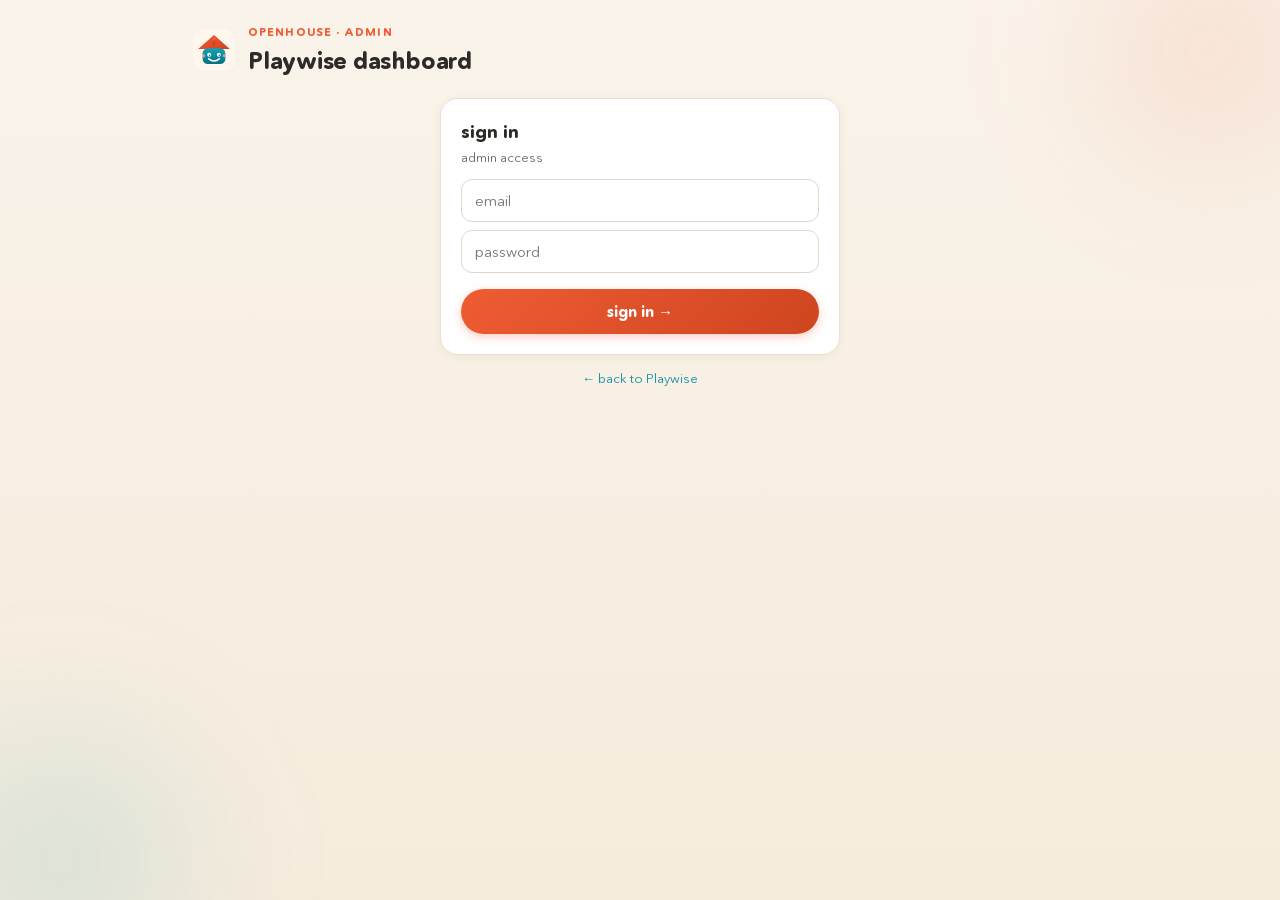
<file: dashboard.html>
<!DOCTYPE html>
<html lang="en">
<head>
<meta charset="UTF-8">
<meta name="viewport" content="width=device-width, initial-scale=1.0">
<title>Playwise · dashboard</title>
<link rel="stylesheet" href="style.css">
</head>
<body>
<div class="wrap wide">
  <div class="topbar">
    <div class="brand-row" style="margin-bottom:0">
      <div id="headerMascot" class="mascot"></div>
      <div><div class="eyebrow">openhouse · admin</div><h1>Playwise dashboard</h1></div>
    </div>
    <div class="sp"></div>
    <select id="trainee-picker" style="display:none;width:auto;margin-bottom:0;max-width:200px"><option value="">All trainees</option></select>
    <button class="ghost" id="signout" style="display:none">sign out</button>
  </div>
  <div id="root"></div>
</div>
<script src="games-data.js"></script>
<script>
const TK='oh_explain_token';
const root=document.getElementById('root');
const API=(window.location.protocol==='file:'||window.location.hostname==='localhost'||window.location.hostname==='127.0.0.1')?'http://localhost:8000':'';
let ALL=[], TRAINEES=[], ACTIVE_TAB='trainees', GAME_FILTER='', TRAINEE_FILTER='', CATEGORY_FILTER='', ADD_TRAINEE_MODE='single', ARTWORK_VIEW='art-design';
const ART35_PROJECTS_ADMIN={
  artiverse:{ label:'Artiverse', items:[
    {number:1, title:'Paper — Accordion Folding', options:['An animal body with an added face','A creature of choice']},
    {number:2, title:'Paper — Circles Folding', options:['Session 1','Session 2','Session 3']},
    {number:3, title:'Paper — Mosaics', options:['Session 1','Session 2']},
    {number:4, title:'Paper — Loops & Chains', options:['A chain creature with an added face']},
    {number:5, title:'Paper — Simple Origami', options:['Session 1','Session 2']},
    {number:6, title:'Crayons — Solid Colours in Shapes', options:['Session 1','Session 2']},
    {number:7, title:'Crayons — Solid Colours in Scenery', options:['Session 1','Session 2']},
    {number:8, title:'Crayons — Intricate Colouring', options:['Session 1','Session 2']},
    {number:9, title:'Crayons — Doodling', options:['Session 1','Session 2']},
    {number:10, title:'Crayons — Colour Mixing in Shapes', options:['Session 1','Session 2']},
    {number:11, title:'Crayons — Colour Mixing in Objects', options:['Session 1','Session 2','Session 3']},
    {number:12, title:'Crayons — Colour Mixing in Scenery', options:['Session 1','Session 2']},
    {number:13, title:'Paint — Hand Painting', options:['Session 1','Session 2','Session 3']},
    {number:14, title:'Paint — Finger Painting', options:['Session 1','Session 2','Session 3']},
    {number:15, title:'Paint — Sponge Painting', options:['Session 1','Session 2','Session 3']},
    {number:16, title:'Paint — Q-tip Painting', options:['Session 1']}
  ]},
  artistotle:{ label:'Artistotle', items:[
    {number:5, title:'Eric Carle — Stripes Collage', options:['Session 1']},
    {number:6, title:'Eric Carle — Caterpillar Collage (Round Shape)', options:['Session 1','Session 2']},
    {number:7, title:'Eric Carle — Fruit & Vegetable Collage (Irregular Shape)', options:['Session 1']},
    {number:8, title:'Eric Carle — Jellyfish Collage (Multi-medium, Multi-shape)', options:['Session 1','Session 2']},
    {number:9, title:'Lois Ehlert — Sponge Dabbling Flowers', options:['Session 1']},
    {number:10, title:'Lois Ehlert — Brush Flowers', options:['Session 1']},
    {number:11, title:'Lois Ehlert — Swirling Flowers', options:['Session 1','Session 2']},
    {number:12, title:'Lois Ehlert — Two-Layer Flower Garden', options:['Session 1','Session 2']},
    {number:13, title:'Taro Gomi — Simple Colouring', options:['Bear','Tiger']},
    {number:14, title:'Taro Gomi — Line Making 1', options:['Session 1']},
    {number:15, title:'Taro Gomi — Add Filling Inside Burger Through Lines', options:['Session 1']},
    {number:16, title:'Taro Gomi — Draw & Colour 1', options:['Session 1']},
    {number:17, title:'Taro Gomi — Draw & Colour 2', options:['Session 1']}
  ]}
};
// Groups a collection's items by the part of the title before the em-dash —
// "Paper — Accordion Folding" groups under "Paper", "Eric Carle — Stripes
// Collage" groups under "Eric Carle" — matching the trainee-facing view,
// where a trainee submits only one technique per group. One admin table
// column per group, not per raw item/option.
function art35Groups(collKey){
  const order=[], map={};
  ART35_PROJECTS_ADMIN[collKey].items.forEach(it=>{
    const g=it.title.split('—')[0].trim();
    if(!map[g]){ map[g]=[]; order.push(g); }
    map[g].push(it);
  });
  return order.map(g=>({group:g, items:map[g]}));
}
function art35TechniqueLabel(item){ return item.title.split('—').slice(1).join('—').trim(); }
const ALL_CATEGORIES=['art-design','public-speaking','robotics','music','chess','art-3-5','storytelling-3-5','stem-3-5'];
// Narrowed after login for the category-scoped (PS / Art) dashboard logins; the
// server enforces the same scope on every request, this only keeps the UI tidy.
let CATEGORIES=ALL_CATEGORIES;
let CAN_REMOVE_TRAINEES=true; // only the unrestricted staff login may remove trainees
const CATEGORY_LABELS={'art-design':'Art & Design','public-speaking':'Public Speaking','robotics':'Robotics','music':'Music','chess':'Chess','art-3-5':'Art (3–5)','storytelling-3-5':'Language Through Storytelling (3–5)','stem-3-5':'STEM (3–5)'};
function catLabel(c){ return CATEGORY_LABELS[c]||c; }
function traineeCategories(t){ return (t.categories&&t.categories.length)?t.categories:(t.category?[t.category]:[]); }
const ARTWORK_AGE_BANDS=['5-8','8-12'];
const ARTWORK_UNITS=10;
let LAST_BULK_ADD_RESULT=null; // survives the re-render that follows a bulk add, so the summary is actually visible

// Safety net: a modal that fails to close for any reason must never be able
// to block the rest of the page (e.g. the tab bar) — Escape always clears it.
document.addEventListener('keydown', e=>{
  if(e.key==='Escape') document.querySelectorAll('.modal-overlay').forEach(o=>o.remove());
});

function syncTraineePicker(){
  const picker=document.getElementById('trainee-picker');
  if(!ALL.length && !TRAINEES.length){ picker.style.display='none'; return; }
  picker.style.display='inline-block';
  const names=[...new Set(ALL.map(r=>r.trainee_name).filter(Boolean).concat(TRAINEES.map(t=>t.name).filter(Boolean)))].sort();
  picker.innerHTML='<option value="">All trainees</option>'+names.map(n=>'<option value="'+esc(n)+'"'+(n===TRAINEE_FILTER?' selected':'')+'>'+esc(n)+'</option>').join('');
  picker.onchange=()=>{ TRAINEE_FILTER=picker.value; render(); };
}

function esc(s){return (s==null?'':String(s)).replace(/[&<>]/g,m=>({'&':'&amp;','<':'&lt;','>':'&gt;'}[m]));}

function mascotSVG(size){
  return '<svg viewBox="0 0 100 100" width="'+size+'" height="'+size+'" xmlns="http://www.w3.org/2000/svg">'
    +'<defs>'
      +'<linearGradient id="roofG2" x1="0" y1="0" x2="1" y2="1"><stop offset="0%" stop-color="#EF5C34"/><stop offset="100%" stop-color="#CE4520"/></linearGradient>'
      +'<linearGradient id="bodyG2" x1="0" y1="0" x2="0" y2="1"><stop offset="0%" stop-color="#12a3ba"/><stop offset="100%" stop-color="#0b6f80"/></linearGradient>'
    +'</defs>'
    +'<rect x="2" y="2" width="96" height="96" rx="26" fill="#FFF7EE"/>'
    +'<polygon points="50,16 86,48 14,48" fill="url(#roofG2)"/>'
    +'<circle cx="50" cy="24" r="4.5" fill="#EF5C34"/>'
    +'<rect x="47.5" y="30" width="5" height="10" rx="2" fill="#CE4520"/>'
    +'<rect x="24" y="46" width="52" height="36" rx="12" fill="url(#bodyG2)"/>'
    +'<circle cx="39" cy="61" r="4.5" fill="#fff"/><circle cx="61" cy="61" r="4.5" fill="#fff"/>'
    +'<circle cx="40" cy="62" r="1.6" fill="#0b6f80"/><circle cx="62" cy="62" r="1.6" fill="#0b6f80"/>'
    +'<path d="M38 70 Q50 80 62 70" stroke="#fff" stroke-width="3.5" fill="none" stroke-linecap="round"/>'
    +'<circle cx="26" cy="63" r="4" fill="#F6B8A0" opacity=".7"/><circle cx="74" cy="63" r="4" fill="#F6B8A0" opacity=".7"/>'
    +'</svg>';
}
document.getElementById('headerMascot').innerHTML=mascotSVG(44);
function sect(title,inner){return '<div class="section"><div class="section-title">'+title+'</div>'+inner+'</div>';}
function fmtDate(iso){ if(!iso) return '—'; const d=new Date(iso); return isNaN(d)?esc(iso):d.toLocaleDateString('en-GB',{day:'numeric',month:'short',year:'numeric'}); }

// word-level diff: highlights words in `text` that weren't in `original` (LCS-based)
function diffHighlight(original, text){
  const a=original.trim().split(/\s+/), b=text.trim().split(/\s+/);
  const m=a.length, n=b.length;
  const dp=Array.from({length:m+1},()=>new Array(n+1).fill(0));
  for(let i=m-1;i>=0;i--) for(let j=n-1;j>=0;j--)
    dp[i][j] = a[i]===b[j] ? dp[i+1][j+1]+1 : Math.max(dp[i+1][j],dp[i][j+1]);
  let i=0,j=0, out=[];
  while(i<m && j<n){
    if(a[i]===b[j]){ out.push(esc(b[j])); i++; j++; }
    else if(dp[i+1][j]>=dp[i][j+1]) i++;
    else { out.push('<mark class="edit-mark">'+esc(b[j])+'</mark>'); j++; }
  }
  while(j<n){ out.push('<mark class="edit-mark">'+esc(b[j])+'</mark>'); j++; }
  return out.join(' ');
}

// Mirrors the backend's _genuineness_signal — same tokenizer and longest-common-run
// algorithm — so what's highlighted here is exactly the evidence Housie was given
// when it scored genuine=0, not a separate guess.
function tokenizeWords(text){ return (text||'').toLowerCase().match(/[a-z0-9]+/g)||[]; }
function longestCommonRun(a,b){
  if(!a.length||!b.length) return {len:0, words:[]};
  const m=a.length, n=b.length;
  const dp=Array.from({length:m+1},()=>new Array(n+1).fill(0));
  let bestLen=0, bestEnd=0;
  for(let i=1;i<=m;i++){
    for(let j=1;j<=n;j++){
      if(a[i-1]===b[j-1]){
        dp[i][j]=dp[i-1][j-1]+1;
        if(dp[i][j]>bestLen){ bestLen=dp[i][j]; bestEnd=i; }
      }
    }
  }
  return { len:bestLen, words: bestLen ? a.slice(bestEnd-bestLen,bestEnd) : [] };
}
function referenceTextForGame(gameId){
  const g=(window.GAMES||[]).find(x=>x.id===gameId);
  if(!g) return '';
  return [
    g.goal||'', (g.steps||[]).join(' '), g.easier||'', g.harder||'', g.ends_when||'',
    Object.values(g.difficulty_levels||{}).join(' '),
    (g.variations||[]).map(v=>v.text||'').join(' ')
  ].filter(Boolean).join(' ');
}
// highlights the first occurrence of the matched word-run inside this turn's
// original-cased text; a run spanning two turns just won't be found here and
// is left unhighlighted rather than guessed at
function highlightGenuineMatch(displayText, matchWords){
  if(!matchWords.length) return esc(displayText);
  const pattern=matchWords.map(w=>w.replace(/[.*+?^${}()|[\]\\]/g,'\\$&')).join('[^a-zA-Z0-9]+');
  const m=displayText.match(new RegExp(pattern,'i'));
  if(!m) return esc(displayText);
  const idx=m.index, matched=m[0];
  return esc(displayText.slice(0,idx))+'<mark class="genuine-mark">'+esc(matched)+'</mark>'+esc(displayText.slice(idx+matched.length));
}

// Combines diffHighlight (edit marks) and highlightGenuineMatch (plagiarism marks)
// on the same turn: does the word-level LCS diff, then locates the genuine-match
// word-run inside the resulting word array, and marks each word for whichever
// (or both) apply — so an edited word that's also part of the flagged phrase gets
// both cues at once instead of only one winning.
function combinedHighlight(original, text, matchWords){
  const a=original.trim().split(/\s+/), b=text.trim().split(/\s+/);
  const m=a.length, n=b.length;
  const dp=Array.from({length:m+1},()=>new Array(n+1).fill(0));
  for(let i=m-1;i>=0;i--) for(let j=n-1;j>=0;j--)
    dp[i][j] = a[i]===b[j] ? dp[i+1][j+1]+1 : Math.max(dp[i+1][j],dp[i][j+1]);
  let i=0,j=0, words=[];
  while(i<m && j<n){
    if(a[i]===b[j]){ words.push({w:b[j], changed:false}); i++; j++; }
    else if(dp[i+1][j]>=dp[i][j+1]) i++;
    else { words.push({w:b[j], changed:true}); j++; }
  }
  while(j<n){ words.push({w:b[j], changed:true}); j++; }

  let matchStart=-1, matchEnd=-1;
  if(matchWords && matchWords.length){
    const norm=words.map(o=>tokenizeWords(o.w).join(' '));
    const target=matchWords.join(' ');
    for(let s=0;s<norm.length && matchStart===-1;s++){
      if(!norm[s]) continue;
      let acc='';
      for(let e=s;e<norm.length;e++){
        if(norm[e]) acc = acc ? acc+' '+norm[e] : norm[e];
        if(acc===target){ matchStart=s; matchEnd=e; break; }
        if(acc.length>target.length) break;
      }
    }
  }

  return words.map((o,idx)=>{
    const inMatch = matchStart!==-1 && idx>=matchStart && idx<=matchEnd;
    const cls = o.changed && inMatch ? 'edit-genuine-mark' : o.changed ? 'edit-mark' : inMatch ? 'genuine-mark' : '';
    return cls ? '<mark class="'+cls+'">'+esc(o.w)+'</mark>' : esc(o.w);
  }).join(' ');
}

function loginView(msg){
  if(typeof removeManualAlert==='function') removeManualAlert();
  MANUAL_ALERT_AUTO_OPEN=true;
  document.getElementById('signout').style.display='none';
  document.getElementById('trainee-picker').style.display='none';
  root.innerHTML='';
  const c=document.createElement('div'); c.className='card'; c.style.maxWidth='400px'; c.style.margin='10px auto';
  c.innerHTML='<div style="font-weight:800;font-size:18px;margin-bottom:2px">sign in</div><div class="muted" style="font-size:13px;margin-bottom:12px">admin access</div>';
  const em=document.createElement('input'); em.placeholder='email';
  const pw=document.createElement('input'); pw.type='password'; pw.placeholder='password';
  const er=document.createElement('div'); er.className='err'; if(msg){er.textContent=msg;er.style.display='block';}
  const b=document.createElement('button'); b.className='btn'; b.style.marginTop='8px'; b.style.width='100%'; b.textContent='sign in →';
  async function go(){
    b.disabled=true;b.textContent='signing in…';
    try{
      const r=await fetch(API+'/api/login',{method:'POST',headers:{'Content-Type':'application/json'},body:JSON.stringify({email:em.value,password:pw.value})});
      if(!r.ok) throw new Error('Wrong email or password.');
      const d=await r.json(); localStorage.setItem(TK,d.token); load();
    }catch(e){ er.textContent=e.message; er.style.display='block'; b.disabled=false; b.textContent='sign in →'; }
  }
  b.onclick=go; pw.addEventListener('keydown',e=>{if(e.key==='Enter')go();});
  c.append(em,pw,er,b); root.appendChild(c);
  const back=document.createElement('div'); back.style.cssText='text-align:center;margin-top:10px';
  back.innerHTML='<a href="index.html" style="color:var(--teal);font-size:13px;text-decoration:none">← back to Playwise</a>';
  root.appendChild(back);
}

// A response needs scoring by hand when automatic scoring failed (older fallback records are recognised by their note)
function needsManualScore(r){
  return !r.manual_score && (!!r.scoring_failed || /^Reached the maximum number of follow-up questions/.test(r.reasoning||''));
}
const MANUAL_CRITERIA=[['age_appropriateness','age fit'],['clarity','clarity'],['gameplay_accuracy','gameplay accuracy'],['challenge_accuracy','challenge accuracy'],['genuine','genuine (own words)']];
// pass/fail for each of the five criteria, a "what to improve" line for each fail, and what they did well
function openManualScoreDialog(r){
  return new Promise(resolve=>{
    const overlay=document.createElement('div'); overlay.className='modal-overlay';
    const card=document.createElement('div'); card.className='modal-card'; card.style.maxWidth='460px'; card.style.maxHeight='90vh'; card.style.overflowY='auto';
    card.innerHTML='<div style="font-weight:800;font-size:17px;margin-bottom:2px">Score manually</div>'
      +'<div class="muted" id="ms-who" style="font-size:13px;margin-bottom:12px"></div>'
      +'<div class="muted" style="font-size:12px;margin-bottom:10px">Tick each criterion the trainee met. For any they missed, say what to improve — the trainee will see it.</div>'
      +'<div id="ms-rows"></div>'
      +'<div style="font-weight:700;font-size:12.5px;margin:10px 0 4px">What they did well (optional)</div>'
      +'<textarea id="ms-strengths" rows="2"></textarea>'
      +'<div class="err" id="ms-err" style="margin-bottom:8px"></div>'
      +'<button class="modal-btn modal-btn-teal" id="ms-save">save score</button>'
      +'<button class="modal-btn modal-btn-neutral" id="ms-cancel">cancel</button>';
    overlay.appendChild(card); document.body.appendChild(overlay);
    const $=id=>card.querySelector('#'+id);
    $('ms-who').textContent=(r.trainee_name||'trainee')+' — '+(r.game_name||'')+' ('+(r.received_at||'')+')';
    const prior=r.manual_score ? (r.scores||{}) : {};
    const priorImp={}; (r.manual_score?(r.improvements||[]):[]).forEach(x=>{ priorImp[x.criterion]=x.reason||''; });
    const rows=$('ms-rows'); const refs={};
    MANUAL_CRITERIA.forEach(([k,label])=>{
      const row=document.createElement('div'); row.style.cssText='margin-bottom:8px';
      const lab=document.createElement('label'); lab.style.cssText='display:flex;align-items:center;gap:8px;font-size:13.5px;font-weight:700;cursor:pointer';
      const cb=document.createElement('input'); cb.type='checkbox'; cb.checked=!!prior[k]; cb.style.cssText='width:18px;height:18px;padding:0;margin:0;flex:none';
      const sp=document.createElement('span'); sp.textContent=label; lab.append(cb,sp);
      const why=document.createElement('input'); why.type='text'; why.placeholder='what to improve…'; why.value=priorImp[k]||''; why.style.cssText='margin:4px 0 0;font-size:12.5px;padding:6px 8px';
      const sync=()=>{ why.style.display=cb.checked?'none':'block'; }; cb.onchange=sync; sync();
      row.append(lab,why); rows.appendChild(row); refs[k]={cb,why};
    });
    $('ms-strengths').value=r.manual_score?(r.strengths||''):'';
    const done=v=>{ overlay.remove(); resolve(v); };
    overlay.addEventListener('click', e=>{ if(e.target===overlay) done(null); });
    $('ms-cancel').onclick=()=>done(null);
    $('ms-save').onclick=()=>{
      const scores={}, improvements=[];
      for(const [k] of MANUAL_CRITERIA){
        scores[k]=refs[k].cb.checked?1:0;
        if(!scores[k] && refs[k].why.value.trim()) improvements.push({criterion:k, reason:refs[k].why.value.trim()});
      }
      done({scores, improvements, strengths:$('ms-strengths').value.trim()});
    };
  });
}
// Opens the dialog for one record and saves the result; resolves true once saved.
async function scoreManually(rec){
  const v=await openManualScoreDialog(rec);
  if(!v) return false;
  const r=await fetch(API+'/api/admin/explanations/'+encodeURIComponent(rec.id)+'/score',{method:'POST',
    headers:{'Content-Type':'application/json','Authorization':'Bearer '+localStorage.getItem(TK)}, body:JSON.stringify(v)});
  if(!r.ok){ const d=await r.json().catch(()=>({})); throw new Error(d.detail||'could not save score'); }
  return true;
}

// Side panel that opens by itself after sign-in whenever responses are waiting for a manual score
let MANUAL_ALERT_AUTO_OPEN=true, MANUAL_ALERT_OPEN=false;
function removeManualAlert(){ ['manual-alert','manual-alert-tab'].forEach(id=>{ const e=document.getElementById(id); if(e) e.remove(); }); }
function renderManualAlert(){
  removeManualAlert();
  const pending=ALL.filter(needsManualScore);
  if(!pending.length) return;
  if(MANUAL_ALERT_AUTO_OPEN){ MANUAL_ALERT_OPEN=true; MANUAL_ALERT_AUTO_OPEN=false; }
  const n=pending.length;
  if(!MANUAL_ALERT_OPEN){
    const tab=document.createElement('button'); tab.id='manual-alert-tab'; tab.className='manual-alert-tab';
    tab.textContent='\u26A0 '+n+' to score manually';
    tab.onclick=()=>{ MANUAL_ALERT_OPEN=true; renderManualAlert(); };
    document.body.appendChild(tab);
    return;
  }
  const panel=document.createElement('aside'); panel.id='manual-alert'; panel.className='manual-alert';
  panel.innerHTML='<div class="ma-head"><div><div class="ma-title">\u26A0 Needs your attention</div>'
    +'<div class="ma-sub">'+n+' response'+(n===1?'':'s')+' could not be scored automatically. The trainee is waiting for you to score '+(n===1?'it':'them')+'.</div></div>'
    +'<button class="ma-close" aria-label="hide" title="hide">\u00D7</button></div><div class="ma-list"></div>';
  const list=panel.querySelector('.ma-list');
  pending.sort((a,b)=>String(a.received_at||'').localeCompare(String(b.received_at||''))).forEach(rec=>{
    const item=document.createElement('div'); item.className='ma-item';
    item.innerHTML='<div class="ma-name">'+esc(rec.trainee_name||rec.trainee_phone||'trainee')+'</div>'
      +'<div class="ma-meta">'+esc(rec.game_name||'')+(rec.age_band?' \u00B7 ages '+esc(rec.age_band):'')+'</div>'
      +'<div class="ma-meta">'+esc(rec.received_at||'')+'</div>'
      +'<button class="btn ma-btn">score now</button>';
    const btn=item.querySelector('.ma-btn');
    btn.onclick=async()=>{
      btn.disabled=true;
      try{ if(await scoreManually(rec)){ await load(); return; } }
      catch(e){ alert(e.message||'could not save score'); }
      btn.disabled=false;
    };
    list.appendChild(item);
  });
  panel.querySelector('.ma-close').onclick=()=>{ MANUAL_ALERT_OPEN=false; renderManualAlert(); };
  document.body.appendChild(panel);
}

function scoreTotal(r){ const s=r.scores||{}; return ['age_appropriateness','clarity','gameplay_accuracy','challenge_accuracy','genuine'].reduce((n,k)=>n+(s[k]?1:0),0); }

function summaryStats(list){
  const n=list.length;
  if(!n) return {n:0};
  const avg=(list.reduce((sum,r)=>sum+scoreTotal(r),0)/n);
  const pct=(key)=>Math.round(100*list.filter(r=>(r.scores||{})[key]).length/n);
  return { n, avg:avg.toFixed(1), age:pct('age_appropriateness'), clarity:pct('clarity'), gameplay:pct('gameplay_accuracy'), challenge:pct('challenge_accuracy'), genuine:pct('genuine') };
}

function byGameTable(list){
  const groups={};
  list.forEach(r=>{ const k=r.game_name||'(unknown)'; (groups[k]=groups[k]||[]).push(r); });
  const keys=Object.keys(groups).sort();
  if(!keys.length) return '<div class="muted" style="font-size:13px;padding:8px 0">No data.</div>';
  let html='<div class="table-wrap"><table class="sum-table"><thead><tr><th>Game</th><th>checks</th><th>avg score</th></tr></thead><tbody>';
  keys.forEach(k=>{
    const obs=groups[k];
    const avg=(obs.reduce((s,r)=>s+scoreTotal(r),0)/obs.length).toFixed(1);
    html+='<tr><td><b>'+esc(k)+'</b></td><td>'+obs.length+'</td><td>'+avg+' / 5</td></tr>';
  });
  html+='</tbody></table></div>';
  return html;
}

// first (oldest) record per trainee_name+game_id, computed against the FULL
// dataset so filtering the visible list never changes what counts as a re-attempt.
// Keyed by name (not phone) to match accuracyTab's re-attempt count — a trainee's
// phone can be blank on older records, which would otherwise split one trainee's
// attempts across two keys and undercount re-attempts.
function firstAttemptIds(){
  const earliest={};
  ALL.forEach(r=>{
    const key=(r.trainee_name||'')+'::'+r.game_id;
    if(!earliest[key] || (r.received_at||'')<(earliest[key].received_at||'')) earliest[key]=r;
  });
  return new Set(Object.values(earliest).map(r=>r.id));
}

function recordsView(list){
  if(!list.length) return '<div class="empty">No game explanations match this filter.</div>';
  const sorted=[...list].sort((a,b)=>(b.received_at||'').localeCompare(a.received_at||''));
  const firstIds=firstAttemptIds();
  const scoreLabels={age_appropriateness:'age fit',clarity:'clarity',gameplay_accuracy:'gameplay accuracy',challenge_accuracy:'challenge accuracy',genuine:'genuine'};
  return sorted.map((r,idx)=>{
    const s=r.scores||{};
    const total=scoreTotal(r);
    const uid='expl-'+idx+'-'+(r.id||'');
    const isReattempt=r.id && !firstIds.has(r.id);
    let html='<div class="record">';
    html+='<div class="record-head">';
    html+='<span style="font-weight:800;font-size:15px">'+esc(r.trainee_name||'(unnamed trainee)')+'</span>';
    html+='<span class="pill coral">'+esc(r.game_name||'')+'</span>';
    html+='<span class="pill teal">ages '+esc(r.age_band||'?')+'</span>';
    if(isReattempt) html+='<span class="pill" style="background:#FDE9C8;color:#8a5a00;border-color:transparent">↻ re-attempt</span>';
    if(needsManualScore(r)) html+='<span class="pill" style="background:#FADBD8;color:#B3261E;border-color:transparent">⚠ needs manual scoring</span>';
    if(r.manual_score) html+='<span class="pill" style="background:var(--sage-tint);color:var(--sage);border-color:transparent" title="scored by '+esc(r.manual_score.by||'staff')+' on '+esc(r.manual_score.at||'')+'">✍ scored manually</span>';
    if(r.category) html+='<span class="pill">'+esc(catLabel(r.category))+'</span>';
    if(r.cohort) html+='<span class="pill">'+fmtDate(r.cohort)+'</span>';
    html+='<span class="muted" style="font-size:12px;margin-left:auto">'+esc(r.received_at||'')+'</span>';
    html+='</div>';
    html+='<div style="display:flex;flex-wrap:wrap;gap:4px;margin-bottom:8px">';
    ['age_appropriateness','clarity','gameplay_accuracy','challenge_accuracy','genuine'].forEach(k=>{
      const ok=!!s[k];
      html+='<span class="'+(ok?'yn-yes':'yn-no')+'" style="font-size:11px">'+(ok?'✓':'✗')+' '+scoreLabels[k]+'</span>';
    });
    html+='<span class="pill" style="margin-left:4px">'+total+'/5</span>';
    html+='</div>';
    if(needsManualScore(r)){
      html+='<div class="txt" style="background:#FADBD8"><span class="lab" style="color:#B3261E">⚠ automatic scoring failed</span>'
        +'The 0/5 above is not a real score. Read the transcript and score this one yourself.'
        +'<div style="margin-top:6px"><button class="btn" data-manual-score="'+esc(r.id||'')+'" style="font-size:12.5px;padding:6px 14px">score manually</button></div></div>';
    } else if(r.manual_score){
      html+='<div style="margin:-2px 0 8px"><button class="ghost" data-manual-score="'+esc(r.id||'')+'" style="font-size:11.5px;padding:3px 10px">✏️ edit manual score</button></div>';
    }
    if(r.reasoning) html+='<div class="txt"><span class="lab">admin-only scoring notes</span>'+esc(r.reasoning)+'</div>';
    if(r.grammar_notes&&r.grammar_notes.length){
      let gn='<div class="txt"><span class="lab">🔤 grammar notes (admin-only — never shown to the trainee)</span>';
      r.grammar_notes.forEach(note=>{ const tx=grammarNoteText(note); if(tx) gn+='<div style="margin-bottom:4px">'+esc(tx)+'</div>'; });
      html+=gn+'</div>';
    }
    if(r.strengths) html+='<div class="txt" style="background:var(--sage-tint)"><span class="lab">✅ what they did well</span>'+esc(r.strengths)+'</div>';
    if(r.improvements&&r.improvements.length){
      let imp='<div class="txt" style="background:var(--coral-tint)"><span class="lab">🎯 what to improve</span>';
      r.improvements.forEach(x=>{ imp+='<div style="margin-bottom:6px"><b>'+esc(scoreLabels[x.criterion]||x.criterion||'')+':</b> '+esc(x.reason||'')+(x.fix?' <i>— '+esc(x.fix)+'</i>':'')+'</div>'; });
      html+=imp+'</div>';
    }
    if(r.suggestion) html+='<div class="txt" style="background:var(--coral-tint)"><span class="lab">🎯 suggestion</span>'+esc(r.suggestion)+'</div>';
    if(r.new_idea) html+='<div class="txt" style="background:var(--teal-tint)"><span class="lab">💡 new idea</span>'+esc(r.new_idea)+'</div>';
    html+='<div class="txt" style="background:var(--subtle)" data-comment-record="'+esc(r.id||'')+'">'
      +'<span class="lab">📝 admin comment</span>'
      +'<div class="comment-display">'+(r.admin_comment?esc(r.admin_comment):'<span class="muted">no comment yet</span>')+'</div>'
      +'<textarea class="comment-input" style="display:none;min-height:60px;margin-top:6px">'+esc(r.admin_comment||'')+'</textarea>'
      +'<div style="margin-top:6px;display:flex;gap:6px">'
      +'<button class="ghost comment-edit-btn" style="font-size:12px;padding:5px 11px">'+(r.admin_comment?'✏️ edit':'+ add comment')+'</button>'
      +'<button class="btn comment-save-btn" style="display:none;font-size:12px;padding:5px 11px">save</button>'
      +'<button class="ghost comment-cancel-btn" style="display:none;font-size:12px;padding:5px 11px">cancel</button>'
      +'</div></div>';
    let genuineMatch={len:0, words:[]};
    if(!s.genuine){
      const refTokens=tokenizeWords(referenceTextForGame(r.game_id));
      const traineeTokens=tokenizeWords((r.history||[]).filter(h=>h.role==='trainee').map(h=>h.text||'').join(' '));
      genuineMatch=longestCommonRun(traineeTokens, refTokens);
      if(genuineMatch.len) html+='<div class="txt" style="background:#FADBD8"><span class="lab" style="color:#B3261E">🔴 flagged as not genuine</span>matched '+genuineMatch.len+' words in a row from the reference material — highlighted below in the transcript.</div>';
    }
    html+='<button class="ghost" style="margin-top:4px" onclick="const t=document.getElementById(\''+uid+'\');t.style.display=t.style.display===\'none\'?\'block\':\'none\'">view transcript</button>';
    html+='<div id="'+uid+'" style="display:none;margin-top:10px">';
    (r.history||[]).forEach(turn=>{
      const who=turn.role==='trainee'?(r.trainee_name||'trainee'):'Housie';
      let body;
      if(turn.role==='trainee' && turn.original) body=combinedHighlight(turn.original, turn.text||'', genuineMatch.words);
      else if(turn.role==='trainee' && genuineMatch.len) body=highlightGenuineMatch(turn.text||'', genuineMatch.words);
      else body=esc(turn.text||'');
      html+='<div class="txt"><span class="lab">'+esc(who)+(turn.original?' <span style="font-weight:600;text-transform:none;color:var(--muted)">(edited — highlighted)</span>':'')+'</span>'+body+'</div>';
    });
    html+='</div>';
    html+='</div>';
    return html;
  }).join('');
}

function newIdeasView(list){
  const withIdeas=list.filter(r=>r.new_idea);
  if(!withIdeas.length) return '<div class="muted" style="font-size:13px;padding:8px 0">No new ideas captured yet.</div>';
  const sorted=[...withIdeas].sort((a,b)=>(b.received_at||'').localeCompare(a.received_at||''));
  return sorted.map(r=>'<div class="txt" style="background:var(--teal-tint)"><span class="lab">'+esc(r.trainee_name||'?')+' · '+esc(r.game_name||'')+'</span>'+esc(r.new_idea)+'</div>').join('');
}

function csvEscape(v){
  const s=(v==null?'':String(v));
  return /[",\n]/.test(s) ? '"'+s.replace(/"/g,'""')+'"' : s;
}
// grammar_notes should be plain strings, but older records (and the odd model reply) hold small objects
function grammarNoteText(note){
  if(typeof note==='string') return note;
  if(note && typeof note==='object'){
    const pick=keys=>{ for(const k of keys){ if(typeof note[k]==='string' && note[k].trim()) return note[k].trim(); } return ''; };
    const said=pick(['said','quote','original','example','incorrect','mistake','error','text']);
    const fix=pick(['correction','corrected','should_be','fix','suggestion','improved','correct']);
    if(said && fix) return 'said \u2018'+said+'\u2019 \u2014 should be \u2018'+fix+'\u2019';
    return Object.values(note).filter(v=>(typeof v==='string'||typeof v==='number') && String(v).trim()).join(' \u2014 ');
  }
  return note==null ? '' : String(note);
}
function downloadRecordsCSV(list){
  const cols=['trainee_name','trainee_phone','game_name','category','cohort','age_band','received_at',
    'age_appropriateness','clarity','gameplay_accuracy','challenge_accuracy','genuine','total_score',
    'strengths','improvements','new_idea','reasoning','grammar_notes'];
  const criteriaLabels={age_appropriateness:'Age fit',clarity:'Clarity',gameplay_accuracy:'Gameplay accuracy',challenge_accuracy:'Challenge accuracy',genuine:'Genuine'};
  const rows=list.map(r=>{
    const s=r.scores||{};
    const improvementsStr=(r.improvements||[]).map(x=>(criteriaLabels[x.criterion]||x.criterion)+': '+(x.reason||'')+(x.fix?' | fix: '+x.fix:'')).join(' ;; ');
    const vals={
      trainee_name:r.trainee_name, trainee_phone:r.trainee_phone, game_name:r.game_name, category:r.category,
      cohort:r.cohort, age_band:r.age_band, received_at:r.received_at,
      age_appropriateness:s.age_appropriateness?1:0, clarity:s.clarity?1:0, gameplay_accuracy:s.gameplay_accuracy?1:0,
      challenge_accuracy:s.challenge_accuracy?1:0, genuine:s.genuine?1:0, total_score:scoreTotal(r),
      strengths:r.strengths||'', improvements:improvementsStr, new_idea:r.new_idea||'', reasoning:r.reasoning||'',
      grammar_notes:(r.grammar_notes||[]).map(grammarNoteText).filter(Boolean).join(' ;; ')
    };
    return cols.map(c=>csvEscape(vals[c])).join(',');
  });
  const csv=[cols.join(',')].concat(rows).join('\r\n');
  const blob=new Blob(['﻿'+csv], {type:'text/csv;charset=utf-8;'});
  const url=URL.createObjectURL(blob);
  const a=document.createElement('a');
  a.href=url;
  a.download='playwise-checks-'+new Date().toISOString().slice(0,10)+'.csv';
  document.body.appendChild(a); a.click(); document.body.removeChild(a);
  URL.revokeObjectURL(url);
}

function downloadScoresCSV(){
  const scoped=ALL.filter(r=>!CATEGORY_FILTER||r.category===CATEGORY_FILTER);
  const names=[...new Set(scoped.map(r=>r.trainee_name).filter(Boolean))].filter(n=>!TRAINEE_FILTER||n===TRAINEE_FILTER).sort();
  const cols=['trainee_name','category','checks','age_fit_pct','clarity_pct','gameplay_accuracy_pct','challenge_accuracy_pct','genuine_pct','reattempts'];
  const rows=names.map(name=>{
    const recs=scoped.filter(r=>r.trainee_name===name);
    const pct=(key)=>{ const scored=recs.filter(r=>(r.scores||{})[key]!==undefined); return scored.length?Math.round(100*scored.filter(r=>r.scores[key]).length/scored.length):''; };
    const byGame={}; recs.forEach(r=>{ byGame[r.game_id]=(byGame[r.game_id]||0)+1; });
    const reattemptCount=Object.values(byGame).filter(n=>n>1).length;
    const vals={
      trainee_name:name, category:recs[0].category||'', checks:recs.length,
      age_fit_pct:pct('age_appropriateness'), clarity_pct:pct('clarity'), gameplay_accuracy_pct:pct('gameplay_accuracy'),
      challenge_accuracy_pct:pct('challenge_accuracy'), genuine_pct:pct('genuine'), reattempts:reattemptCount
    };
    return cols.map(c=>csvEscape(vals[c])).join(',');
  });
  const csv=[cols.join(',')].concat(rows).join('\r\n');
  const blob=new Blob(['﻿'+csv], {type:'text/csv;charset=utf-8;'});
  const url=URL.createObjectURL(blob);
  const a=document.createElement('a');
  a.href=url;
  a.download='playwise-scores-'+new Date().toISOString().slice(0,10)+'.csv';
  document.body.appendChild(a); a.click(); document.body.removeChild(a);
  URL.revokeObjectURL(url);
}

function responsesTab(){
  const categories=[...new Set(ALL.map(r=>r.category).filter(Boolean))].sort((a,b)=>catLabel(a).localeCompare(catLabel(b)));
  const games=[...new Set(ALL.filter(r=>!CATEGORY_FILTER||r.category===CATEGORY_FILTER).map(r=>r.game_name).filter(Boolean))].sort();
  if(GAME_FILTER && !games.includes(GAME_FILTER)) GAME_FILTER='';
  const traineeNames=[...new Set(ALL.filter(r=>!CATEGORY_FILTER||r.category===CATEGORY_FILTER).map(r=>r.trainee_name).filter(Boolean).concat(TRAINEE_FILTER?[TRAINEE_FILTER]:[]))].sort((a,b)=>a.localeCompare(b));

  const filterRow=document.createElement('div'); filterRow.className='filters';
  filterRow.innerHTML='<span style="font-weight:800;font-size:13px;color:var(--teal)">Filter</span>'
    +(categories.length?'<select id="category-select"><option value="">All categories</option>'+categories.map(c=>'<option value="'+esc(c)+'"'+(c===CATEGORY_FILTER?' selected':'')+'>'+esc(catLabel(c))+'</option>').join('')+'</select>':'')
    +'<select id="game-select"><option value="">All games</option>'+games.map(g=>'<option value="'+esc(g)+'"'+(g===GAME_FILTER?' selected':'')+'>'+esc(g)+'</option>').join('')+'</select>'
    +'<select id="trainee-select"><option value="">All trainees</option>'+traineeNames.map(n=>'<option value="'+esc(n)+'"'+(n===TRAINEE_FILTER?' selected':'')+'>'+esc(n)+'</option>').join('')+'</select>'
    +'<button class="ghost" id="download-csv" style="margin-left:auto">⬇ download CSV</button>';
  root.appendChild(filterRow);

  const filtered=ALL.filter(r=>(!GAME_FILTER||r.game_name===GAME_FILTER)&&(!TRAINEE_FILTER||r.trainee_name===TRAINEE_FILTER)&&(!CATEGORY_FILTER||r.category===CATEGORY_FILTER));
  const stats=summaryStats(filtered);

  const card=document.createElement('div'); card.className='card';
  let html='';
  if(stats.n){
    html+='<div class="stat-row">'
      +'<div class="stat"><div class="n">'+stats.n+'</div><div class="l">checks</div></div>'
      +'<div class="stat"><div class="n">'+stats.avg+' / 5</div><div class="l">avg score</div></div>'
      +'<div class="stat"><div class="n">'+stats.age+'%</div><div class="l">age fit</div></div>'
      +'<div class="stat"><div class="n">'+stats.clarity+'%</div><div class="l">clarity</div></div>'
      +'<div class="stat"><div class="n">'+stats.gameplay+'%</div><div class="l">gameplay accuracy</div></div>'
      +'<div class="stat"><div class="n">'+stats.challenge+'%</div><div class="l">challenge accuracy</div></div>'
      +'<div class="stat"><div class="n">'+stats.genuine+'%</div><div class="l">genuine</div></div>'
      +'</div>';
  }
  html+=sect('New ideas from trainees',newIdeasView(filtered));
  html+=sect('By game',byGameTable(filtered));
  html+=sect('All checks — '+filtered.length,recordsView(filtered));
  card.innerHTML=html;
  root.appendChild(card);

  const gs=document.getElementById('game-select');
  if(gs) gs.onchange=()=>{ GAME_FILTER=gs.value; render(); };
  const cs=document.getElementById('category-select');
  if(cs) cs.onchange=()=>{ CATEGORY_FILTER=cs.value; render(); };
  const ts=document.getElementById('trainee-select');
  if(ts) ts.onchange=()=>{ TRAINEE_FILTER=ts.value; render(); };
  const dl=document.getElementById('download-csv');
  if(dl) dl.onclick=()=>downloadRecordsCSV(filtered);

  card.querySelectorAll('[data-manual-score]').forEach(btn=>{
    btn.onclick=async()=>{
      const rec=ALL.find(x=>x.id===btn.getAttribute('data-manual-score'));
      if(!rec) return;
      btn.disabled=true;
      try{ if(await scoreManually(rec)){ await load(); return; } }
      catch(e){ alert(e.message||'could not save score'); }
      btn.disabled=false;
    };
  });
  card.querySelectorAll('[data-comment-record]').forEach(box=>{
    const recordId=box.getAttribute('data-comment-record');
    const display=box.querySelector('.comment-display');
    const input=box.querySelector('.comment-input');
    const editBtn=box.querySelector('.comment-edit-btn');
    const saveBtn=box.querySelector('.comment-save-btn');
    const cancelBtn=box.querySelector('.comment-cancel-btn');
    editBtn.onclick=()=>{
      display.style.display='none'; editBtn.style.display='none';
      input.style.display='block'; saveBtn.style.display='inline-block'; cancelBtn.style.display='inline-block';
      input.focus();
    };
    cancelBtn.onclick=()=>render();
    saveBtn.onclick=async()=>{
      saveBtn.disabled=true; saveBtn.textContent='saving…';
      try{
        const r=await fetch(API+'/api/admin/explanations/'+encodeURIComponent(recordId)+'/comment',{method:'POST',
          headers:Object.assign({'Content-Type':'application/json'},{'Authorization':'Bearer '+localStorage.getItem(TK)}),
          body:JSON.stringify({comment:input.value})});
        if(!r.ok){ const d=await r.json().catch(()=>({})); throw new Error(d.detail||'could not save comment'); }
        await load();
      }catch(e){ saveBtn.disabled=false; saveBtn.textContent='save'; alert(e.message); }
    };
  });
}

function categoryGameCount(categories){
  const cats=Array.isArray(categories)?categories:[categories];
  return (window.GAMES||[]).filter(g=>cats.includes(g.category)).length;
}

// A dropdown of checkboxes standing in for what used to be a single-select
// category dropdown, so one trainee can be assigned to more than one category.
// Categories are listed alphabetically by their display label.
let MULTISELECT_GLOBAL_CLICK_BOUND=false;
function categoryCheckboxGroup(){
  const sorted=[...CATEGORIES].sort((a,b)=>catLabel(a).localeCompare(catLabel(b)));
  const wrap=document.createElement('div'); wrap.className='multiselect'; wrap.style.cssText='position:relative;margin-bottom:8px';
  const toggle=document.createElement('button'); toggle.type='button';
  // Styled to match the plain input/select fields around it (border, radius,
  // padding, font-size) rather than the pill-shaped .ghost/.btn buttons —
  // it's a form field standing in for a dropdown, not an action button.
  toggle.style.cssText='width:100%;display:flex;justify-content:space-between;align-items:center;gap:8px;text-align:left;'
    +'border:1.5px solid #e3d8c8;border-radius:11px;padding:11px 13px;font-size:15px;background:#fff;cursor:pointer';
  const toggleLabel=document.createElement('span'); toggleLabel.style.cssText='overflow:hidden;text-overflow:ellipsis;white-space:nowrap';
  const caret=document.createElement('span'); caret.textContent='▾'; caret.style.cssText='flex:none;color:var(--muted)';
  toggle.append(toggleLabel, caret);
  const panel=document.createElement('div'); panel.className='multiselect-panel';
  panel.style.cssText='display:none;position:absolute;top:100%;left:0;right:0;z-index:10;margin-top:4px;'
    +'background:#fff;border:1.5px solid var(--line);border-radius:11px;padding:6px 10px;box-shadow:var(--shadow);'
    +'max-height:240px;overflow-y:auto';
  function updateToggleLabel(){
    const checked=boxes.filter(b=>b.checked).map(b=>catLabel(b.value));
    toggleLabel.textContent=checked.length?checked.join(', '):'select categories';
    toggleLabel.style.color=checked.length?'var(--ink)':'var(--muted)';
  }
  const boxes=sorted.map(c=>{
    const label=document.createElement('label'); label.style.cssText='display:flex;align-items:center;gap:8px;font-size:13px;padding:7px 2px;cursor:pointer';
    const cb=document.createElement('input'); cb.type='checkbox'; cb.value=c;
    // override the global input{width:100%;margin-bottom:8px} rule, which
    // otherwise stretches the checkbox across the row and shoves its label away
    cb.style.cssText='width:auto;flex:none;margin:0';
    cb.addEventListener('change', updateToggleLabel);
    label.append(cb, document.createTextNode(catLabel(c)));
    panel.appendChild(label);
    return cb;
  });
  updateToggleLabel();
  toggle.onclick=(e)=>{ e.stopPropagation(); panel.style.display=panel.style.display==='none'?'block':'none'; };
  wrap.append(toggle, panel);
  // One delegated listener for every multiselect on the page, rather than one
  // per instance — traineesTab() re-renders this component often, and a fresh
  // document-level listener each time would leak.
  if(!MULTISELECT_GLOBAL_CLICK_BOUND){
    document.addEventListener('click', (e)=>{
      document.querySelectorAll('.multiselect-panel').forEach(p=>{
        if(p.style.display!=='none' && !p.parentElement.contains(e.target)) p.style.display='none';
      });
    });
    MULTISELECT_GLOBAL_CLICK_BOUND=true;
  }
  wrap.getChecked=()=>boxes.filter(b=>b.checked).map(b=>b.value);
  wrap.reset=()=>{ boxes.forEach(b=>b.checked=false); updateToggleLabel(); };
  return wrap;
}

function traineesTab(){
  const modeRow=document.createElement('div'); modeRow.style.cssText='display:flex;gap:8px;margin-bottom:14px';
  const singleModeBtn=document.createElement('button'); singleModeBtn.className='tab'+(ADD_TRAINEE_MODE==='single'?' active':''); singleModeBtn.textContent='add a trainee';
  singleModeBtn.onclick=()=>{ ADD_TRAINEE_MODE='single'; render(); };
  const bulkModeBtn=document.createElement('button'); bulkModeBtn.className='tab'+(ADD_TRAINEE_MODE==='bulk'?' active':''); bulkModeBtn.textContent='add multiple trainees';
  bulkModeBtn.onclick=()=>{ ADD_TRAINEE_MODE='bulk'; render(); };
  modeRow.append(singleModeBtn,bulkModeBtn);
  root.appendChild(modeRow);

  const formCard=document.createElement('div'); formCard.className='card';
  formCard.innerHTML='<div style="font-weight:800;font-size:16px;margin-bottom:10px">add a trainee</div>';
  const nm=document.createElement('input'); nm.placeholder='name';
  const ph=document.createElement('input'); ph.placeholder='phone number'; ph.type='tel';
  const em=document.createElement('input'); em.placeholder='email (optional — sends them their login)'; em.type='email';
  const catFieldLabel=document.createElement('div'); catFieldLabel.className='muted'; catFieldLabel.style.cssText='font-size:12px;font-weight:700;margin:2px 0 4px';
  catFieldLabel.textContent='categories (pick one or more)';
  const cat=categoryCheckboxGroup();
  const cohLabel=document.createElement('div'); cohLabel.className='muted'; cohLabel.style.cssText='font-size:12px;font-weight:700;margin:2px 0 4px';
  cohLabel.textContent='cohort start date (also sets their PIN — day+month, DDMM)';
  const coh=document.createElement('input'); coh.type='date';
  const pinPreview=document.createElement('div'); pinPreview.style.cssText='font-size:15px;font-weight:400;font-family:inherit;color:var(--ink);text-align:left;margin:2px 0 10px;user-select:none';
  pinPreview.textContent='PIN: —';
  function derivePin(iso){
    if(!iso) return null;
    const parts=iso.split('-');
    if(parts.length!==3) return null;
    const d=parseInt(parts[2],10), m=parseInt(parts[1],10);
    if(!d||!m) return null;
    return String(d).padStart(2,'0')+String(m).padStart(2,'0');
  }
  coh.addEventListener('input',()=>{ const p=derivePin(coh.value); pinPreview.textContent='PIN: '+(p||'—'); });
  const er=document.createElement('div'); er.className='err';
  const ok=document.createElement('div'); ok.style.cssText='color:var(--sage);font-size:13px;margin-top:6px;display:none';
  const addBtn=document.createElement('button'); addBtn.className='btn'; addBtn.style.width='100%'; addBtn.textContent='add trainee';
  addBtn.onclick=async()=>{
    const categories=cat.getChecked();
    if(!nm.value.trim()||!ph.value.trim()||!coh.value.trim()){ er.textContent='name, phone and cohort start date are required'; er.style.display='block'; return; }
    if(!categories.length){ er.textContent='pick at least one category'; er.style.display='block'; return; }
    addBtn.disabled=true; addBtn.textContent='adding…'; ok.style.display='none';
    try{
      const r=await fetch(API+'/api/admin/trainees',{method:'POST',headers:Object.assign({'Content-Type':'application/json'},{'Authorization':'Bearer '+localStorage.getItem(TK)}),
        body:JSON.stringify({name:nm.value.trim(),phone:ph.value.trim(),categories,cohort:coh.value.trim(),email:em.value.trim()})});
      const d=await r.json();
      if(!r.ok) throw new Error(d.detail||'could not add trainee');
      er.style.display='none';
      let msg='Trainee added — PIN is '+esc(d.trainee.pin)+'.';
      if(em.value.trim()) msg += d.email_sent ? ' Welcome email sent.' : ' Email could not be sent (check SMTP setup or the address).';
      ok.textContent=msg; ok.style.color = (em.value.trim() && !d.email_sent) ? 'var(--warn)' : 'var(--sage)'; ok.style.display='block';
      nm.value=''; ph.value=''; em.value=''; coh.value=''; pinPreview.textContent='PIN: —'; cat.reset();
      await loadTrainees(); render();
    }catch(e){ er.textContent=e.message; er.style.display='block'; }
    addBtn.disabled=false; addBtn.textContent='add trainee';
  };
  formCard.append(nm,ph,em,catFieldLabel,cat,cohLabel,coh,pinPreview,er,ok,addBtn);
  if(ADD_TRAINEE_MODE==='single') root.appendChild(formCard);

  const bulkCard=document.createElement('div'); bulkCard.className='card';
  bulkCard.innerHTML='<div style="font-weight:800;font-size:16px;margin-bottom:2px">add multiple trainees</div>'
    +'<div class="muted" style="font-size:13px;margin-bottom:10px">for a whole cohort at once — same categories and cohort date, one trainee per line below</div>';
  const bulkCatLabel=document.createElement('div'); bulkCatLabel.className='muted'; bulkCatLabel.style.cssText='font-size:12px;font-weight:700;margin:2px 0 4px';
  bulkCatLabel.textContent='categories (pick one or more)';
  const bulkCat=categoryCheckboxGroup();
  const bulkCohLabel=document.createElement('div'); bulkCohLabel.className='muted'; bulkCohLabel.style.cssText='font-size:12px;font-weight:700;margin:2px 0 4px';
  bulkCohLabel.textContent='cohort start date (also sets everyone\'s PIN — day+month, DDMM)';
  const bulkCoh=document.createElement('input'); bulkCoh.type='date';
  const bulkPinPreview=document.createElement('div'); bulkPinPreview.style.cssText='font-size:15px;font-weight:400;font-family:inherit;color:var(--ink);text-align:left;margin:2px 0 10px;user-select:none';
  bulkPinPreview.textContent='PIN: —';
  bulkCoh.addEventListener('input',()=>{ const p=derivePin(bulkCoh.value); bulkPinPreview.textContent='PIN: '+(p||'—'); });
  const bulkLinesLabel=document.createElement('div'); bulkLinesLabel.className='muted'; bulkLinesLabel.style.cssText='font-size:12px;font-weight:700;margin:2px 0 4px';
  bulkLinesLabel.textContent='one trainee per line: name, phone number, email (optional)';
  const bulkLines=document.createElement('textarea'); bulkLines.rows=6;
  bulkLines.placeholder='Priya Sharma, 9876543210\nRavi Kumar, 9876500000, ravi@example.com';
  const bulkEr=document.createElement('div'); bulkEr.className='err';
  const bulkResults=document.createElement('div'); bulkResults.style.cssText='font-size:13px;margin-top:6px;display:none';
  const bulkBtn=document.createElement('button'); bulkBtn.className='btn'; bulkBtn.style.width='100%'; bulkBtn.textContent='add all';
  bulkBtn.onclick=async()=>{
    bulkEr.style.display='none'; bulkResults.style.display='none';
    const rows=bulkLines.value.split('\n').map(l=>l.trim()).filter(Boolean).map(line=>{
      const parts=line.split(',').map(p=>p.trim());
      return { name:parts[0]||'', phone:parts[1]||'', email:parts[2]||'' };
    });
    const bulkCategories=bulkCat.getChecked();
    if(!bulkCategories.length){ bulkEr.textContent='pick at least one category'; bulkEr.style.display='block'; return; }
    if(!bulkCoh.value.trim()){ bulkEr.textContent='cohort start date is required'; bulkEr.style.display='block'; return; }
    if(!rows.length){ bulkEr.textContent='add at least one trainee line'; bulkEr.style.display='block'; return; }
    const badRow=rows.find(r=>!r.name||!r.phone);
    if(badRow){ bulkEr.textContent='every line needs at least a name and a phone number, separated by a comma'; bulkEr.style.display='block'; return; }
    bulkBtn.disabled=true; bulkBtn.textContent='adding '+rows.length+'…';
    const outcomes=[];
    for(const row of rows){
      try{
        const r=await fetch(API+'/api/admin/trainees',{method:'POST',headers:Object.assign({'Content-Type':'application/json'},{'Authorization':'Bearer '+localStorage.getItem(TK)}),
          body:JSON.stringify({name:row.name,phone:row.phone,categories:bulkCategories,cohort:bulkCoh.value.trim(),email:row.email})});
        const d=await r.json();
        if(!r.ok) throw new Error(d.detail||'could not add');
        outcomes.push({name:row.name, phone:row.phone, email:row.email, ok:true, pin:d.trainee.pin});
      }catch(e){ outcomes.push({name:row.name, phone:row.phone, email:row.email, ok:false, error:e.message}); }
    }
    LAST_BULK_ADD_RESULT=outcomes;
    await loadTrainees(); render();
  };
  if(LAST_BULK_ADD_RESULT){
    const failedLines=LAST_BULK_ADD_RESULT.filter(o=>!o.ok).map(o=>[o.name,o.phone,o.email].filter(Boolean).join(', '));
    bulkLines.value=failedLines.join('\n');
    bulkResults.innerHTML=LAST_BULK_ADD_RESULT.map(o=>o.ok
      ? '<div style="color:var(--sage)">✓ '+esc(o.name)+' — PIN '+esc(o.pin)+'</div>'
      : '<div style="color:var(--stop)">✗ '+esc(o.name)+' — '+esc(o.error)+'</div>').join('');
    bulkResults.style.display='block';
    LAST_BULK_ADD_RESULT=null;
  }
  bulkCard.append(bulkCatLabel,bulkCat,bulkCohLabel,bulkCoh,bulkPinPreview,bulkLinesLabel,bulkLines,bulkEr,bulkBtn,bulkResults);
  if(ADD_TRAINEE_MODE==='bulk') root.appendChild(bulkCard);

  const listCard=document.createElement('div'); listCard.className='card';
  let html='<div style="font-weight:800;font-size:16px;margin-bottom:10px">trainees — '+TRAINEES.length+'</div>';
  if(!TRAINEES.length){
    html+='<div class="empty">No trainees added yet.</div>';
  } else {
    html+='<div class="table-wrap"><table class="sum-table"><thead><tr><th>Name</th><th>Phone</th><th>Category</th><th>Cohort</th><th>Progress</th><th>Assessment</th><th></th></tr></thead><tbody>';
    TRAINEES.forEach(t=>{
      const tcats=traineeCategories(t);
      const total=categoryGameCount(tcats);
      const done=new Set(ALL.filter(r=>r.trainee_phone===t.phone && tcats.includes(r.category)).map(r=>r.game_id)).size;
      const catPills=tcats.map(c=>'<span class="pill" style="margin:1px">'+esc(catLabel(c))+'</span>').join('')||'—';
      html+='<tr><td><b>'+esc(t.name)+'</b></td><td>'+esc(t.phone)+'</td><td>'+catPills+'</td><td>'+fmtDate(t.cohort)+'</td>'
        +'<td>'+(total?done+' / '+total:'no games yet')+'</td>'
        +'<td><button class="ghost" data-approve-phone="'+esc(t.phone)+'" data-approve-next="'+(t.approved?'false':'true')+'" style="'+(t.approved?'background:var(--sage-tint);color:var(--sage);border-color:transparent':'')+'">'+(t.approved?'✓ approved':'approve download')+'</button></td>'
        +'<td>'+(CAN_REMOVE_TRAINEES?'<button class="ghost" data-remove-phone="'+esc(t.phone)+'" data-remove-name="'+esc(t.name)+'" style="color:var(--stop)">remove</button>':'')+'</td></tr>';
    });
    html+='</tbody></table></div>';
  }
  listCard.innerHTML=html;
  root.appendChild(listCard);

  listCard.querySelectorAll('[data-approve-phone]').forEach(btn=>{
    btn.onclick=async()=>{
      const phone=btn.getAttribute('data-approve-phone');
      const nextApproved=btn.getAttribute('data-approve-next')==='true';
      if(!nextApproved){
        const orig=btn.textContent;
        btn.disabled=true;
        try{
          const r=await fetch(API+'/api/admin/trainees/approve',{method:'POST',headers:Object.assign({'Content-Type':'application/json'},{'Authorization':'Bearer '+localStorage.getItem(TK)}),
            body:JSON.stringify({phone, approved:false})});
          if(!r.ok){ const d=await r.json().catch(()=>({})); throw new Error(d.detail||'could not update'); }
          await loadTrainees(); render();
        }catch(e){ btn.disabled=false; btn.textContent=orig; alert(e.message); }
        return;
      }
      const trainee=TRAINEES.find(t=>t.phone===phone);
      openReviewModal(trainee);
    };
  });

  listCard.querySelectorAll('[data-remove-phone]').forEach(btn=>{
    btn.onclick=()=>{
      const phone=btn.getAttribute('data-remove-phone'), name=btn.getAttribute('data-remove-name');
      const overlay=document.createElement('div'); overlay.className='modal-overlay';
      overlay.innerHTML='<div class="modal-card">'
        +'<div style="font-weight:800;font-size:17px;margin-bottom:6px">Remove '+esc(name)+'?</div>'
        +'<div class="muted" style="font-size:13.5px;margin-bottom:16px">Choose what happens to their past checks.</div>'
        +'<button class="modal-btn modal-btn-teal" id="remove-keep-data">remove and keep data</button>'
        +'<button class="modal-btn modal-btn-danger" id="remove-delete-data">⚠ remove and delete data</button>'
        +'<button class="modal-btn modal-btn-neutral" id="remove-cancel">cancel</button>'
        +'</div>';
      overlay.addEventListener('click', e=>{ if(e.target===overlay) overlay.remove(); });
      document.body.appendChild(overlay);
      async function doRemove(deleteData){
        overlay.remove();
        btn.disabled=true; btn.textContent='removing…';
        try{
          const r=await fetch(API+'/api/admin/trainees/'+encodeURIComponent(phone)+(deleteData?'?delete_data=true':''),{method:'DELETE',headers:{'Authorization':'Bearer '+localStorage.getItem(TK)}});
          if(!r.ok){ const d=await r.json().catch(()=>({})); throw new Error(d.detail||'could not remove'); }
          await loadTrainees(); render();
        }catch(e){ btn.disabled=false; btn.textContent='remove'; alert(e.message); }
      }
      document.getElementById('remove-keep-data').onclick=()=>doRemove(false);
      document.getElementById('remove-delete-data').onclick=()=>doRemove(true);
      document.getElementById('remove-cancel').onclick=()=>overlay.remove();
    };
  });
}

function latestPerGameForPhone(phone){
  const byGame={};
  ALL.filter(r=>r.trainee_phone===phone).forEach(r=>{
    const g=r.game_id;
    if(!byGame[g] || (r.received_at||'')>(byGame[g].received_at||'')) byGame[g]=r;
  });
  return Object.values(byGame).sort((a,b)=>(a.received_at||'').localeCompare(b.received_at||''));
}

function openReviewModal(trainee){
  const games=latestPerGameForPhone(trainee.phone);
  const overlay=document.createElement('div'); overlay.className='modal-overlay';
  const card=document.createElement('div'); card.className='modal-card'; card.style.cssText='max-width:560px;max-height:85vh;overflow-y:auto';
  let html='<div style="font-weight:800;font-size:17px;margin-bottom:2px">Review '+esc(trainee.name)+'’s assessment</div>'
    +'<div class="muted" style="font-size:13px;margin-bottom:14px">This is exactly what they’ll see and download once approved — edit anything before approving.</div>';
  if(!games.length){
    html+='<div class="empty" style="margin-bottom:14px">No completed games yet.</div>';
  } else {
    games.forEach(r=>{
      const total=scoreTotal(r);
      html+='<div class="review-game" data-review-id="'+esc(r.id)+'" style="border:1px solid var(--line);border-radius:12px;padding:12px;margin-bottom:10px">'
        +'<div style="display:flex;align-items:center;gap:8px;margin-bottom:8px"><b>'+esc(r.game_name||r.game_id)+'</b><span class="pill">'+total+'/5</span></div>'
        +'<label style="font-size:11px;font-weight:800;text-transform:uppercase;color:var(--sage);display:block;margin-bottom:3px">✅ what they did well</label>'
        +'<textarea class="review-strengths" rows="2" style="margin-bottom:8px">'+esc(r.strengths||'')+'</textarea>';
      const imps=r.improvements||[];
      if(imps.length){
        html+='<label style="font-size:11px;font-weight:800;text-transform:uppercase;color:var(--coral-dark);display:block;margin-bottom:3px">🎯 what to improve</label>';
        imps.forEach(imp=>{
          const label=CRITERIA_CHART_LABELS[imp.criterion]||imp.criterion||'';
          html+='<div class="review-imp" data-criterion="'+esc(imp.criterion||'')+'" style="margin-bottom:8px;padding:8px;background:var(--subtle);border-radius:9px">'
            +'<div style="font-size:12px;font-weight:800;color:var(--muted);margin-bottom:4px">'+esc(label)+'</div>'
            +'<textarea class="review-imp-reason" rows="2" placeholder="reason" style="margin-bottom:4px">'+esc(imp.reason||'')+'</textarea>'
            +'<input class="review-imp-fix" placeholder="suggested fix" value="'+esc(imp.fix||'')+'">'
            +'</div>';
        });
      }
      html+='</div>';
    });
  }
  html+='<button class="modal-btn modal-btn-teal" id="review-approve">save & approve download</button>'
    +'<button class="modal-btn modal-btn-neutral" id="review-cancel">cancel</button>';
  card.innerHTML=html;
  overlay.appendChild(card);
  overlay.addEventListener('click', e=>{ if(e.target===overlay) overlay.remove(); });
  document.body.appendChild(overlay);
  document.getElementById('review-cancel').onclick=()=>overlay.remove();
  document.getElementById('review-approve').onclick=async()=>{
    const approveBtn=document.getElementById('review-approve');
    approveBtn.disabled=true; approveBtn.textContent='saving…';
    try{
      const blocks=Array.from(card.querySelectorAll('.review-game'));
      for(const block of blocks){
        const id=block.getAttribute('data-review-id');
        const strengths=block.querySelector('.review-strengths').value.trim();
        const improvements=Array.from(block.querySelectorAll('.review-imp')).map(impEl=>({
          criterion: impEl.getAttribute('data-criterion'),
          reason: impEl.querySelector('.review-imp-reason').value.trim(),
          fix: impEl.querySelector('.review-imp-fix').value.trim()
        }));
        const r=await fetch(API+'/api/admin/explanations/'+encodeURIComponent(id)+'/feedback',{method:'POST',
          headers:Object.assign({'Content-Type':'application/json'},{'Authorization':'Bearer '+localStorage.getItem(TK)}),
          body:JSON.stringify({strengths, improvements})});
        if(!r.ok){ const d=await r.json().catch(()=>({})); throw new Error(d.detail||'could not save edits'); }
      }
      const ar=await fetch(API+'/api/admin/trainees/approve',{method:'POST',
        headers:Object.assign({'Content-Type':'application/json'},{'Authorization':'Bearer '+localStorage.getItem(TK)}),
        body:JSON.stringify({phone:trainee.phone, approved:true})});
      if(!ar.ok){ const d=await ar.json().catch(()=>({})); throw new Error(d.detail||'could not approve'); }
      overlay.remove();
      await load();
    }catch(e){
      approveBtn.disabled=false; approveBtn.textContent='save & approve download';
      alert(e.message);
    }
  };
}

function reattemptsView(){
  const byKey={};
  ALL.filter(r=>!TRAINEE_FILTER||r.trainee_name===TRAINEE_FILTER).forEach(r=>{
    const key=(r.trainee_name||'')+'::'+r.game_id;
    (byKey[key]=byKey[key]||[]).push(r);
  });
  const reattempted=Object.values(byKey).filter(list=>list.length>1);
  if(!reattempted.length) return '<div class="muted" style="font-size:13px;padding:8px 0">No re-attempts recorded yet.</div>';
  let html='<div class="table-wrap"><table class="sum-table"><thead><tr><th>Trainee</th><th>Game</th><th>1st attempt</th><th>2nd attempt</th><th>change</th></tr></thead><tbody>';
  reattempted.forEach(list=>{
    const sorted=[...list].sort((a,b)=>(a.received_at||'').localeCompare(b.received_at||''));
    const first=sorted[0], last=sorted[sorted.length-1];
    const ft=scoreTotal(first), lt=scoreTotal(last);
    const delta=lt-ft;
    const deltaStr=delta>0?('▲ +'+delta):(delta<0?('▼ '+delta):'– no change');
    const deltaColor=delta>0?'var(--sage)':(delta<0?'var(--stop)':'var(--muted)');
    html+='<tr><td><b>'+esc(first.trainee_name||'?')+'</b></td><td>'+esc(first.game_name||first.game_id||'')+'</td>'
      +'<td>'+ft+'/5</td><td>'+lt+'/5</td>'
      +'<td style="color:'+deltaColor+';font-weight:800">'+deltaStr+'</td></tr>';
  });
  html+='</tbody></table></div>';
  return html;
}

function accuracyTab(){
  const categories=[...new Set(ALL.map(r=>r.category).filter(Boolean))].sort((a,b)=>catLabel(a).localeCompare(catLabel(b)));
  const card=document.createElement('div'); card.className='card';
  let html='<div style="display:flex;align-items:flex-start;gap:10px;flex-wrap:wrap;margin-bottom:2px">'
    +'<div style="flex:1;min-width:200px"><div style="font-weight:800;font-size:16px">scores by trainee</div>'
    +'<div class="muted" style="font-size:13px">every scored criterion, per trainee, across all recorded attempts'+(CATEGORY_FILTER?' — filtered to '+esc(catLabel(CATEGORY_FILTER)):'')+'</div></div>'
    +(categories.length?'<select id="accuracy-category-select"><option value="">All categories</option>'+categories.map(c=>'<option value="'+esc(c)+'"'+(c===CATEGORY_FILTER?' selected':'')+'>'+esc(catLabel(c))+'</option>').join('')+'</select>':'')
    +'<button class="ghost" id="download-scores-csv">⬇ download CSV</button></div><div style="margin-bottom:10px"></div>';
  const scoped=ALL.filter(r=>!CATEGORY_FILTER||r.category===CATEGORY_FILTER);
  const names=[...new Set(scoped.map(r=>r.trainee_name).filter(Boolean))].filter(n=>!TRAINEE_FILTER||n===TRAINEE_FILTER).sort();
  if(!names.length){
    html+='<div class="empty">'+(TRAINEE_FILTER?'No data yet for '+esc(TRAINEE_FILTER)+'.':'No data yet.')+'</div>';
  } else {
    html+='<div class="table-wrap"><table class="sum-table"><thead><tr><th>Trainee</th><th>Category</th><th>checks</th>'
      +'<th>age fit</th><th>clarity</th><th>gameplay accuracy</th><th>challenge accuracy</th><th>genuine</th><th>re-attempts</th></tr></thead><tbody>';
    names.forEach(name=>{
      const recs=scoped.filter(r=>r.trainee_name===name);
      const cat=[...new Set(recs.map(r=>r.category).filter(Boolean))].map(catLabel).join(', ')||'—';
      const pct=(key)=>{ const scored=recs.filter(r=>(r.scores||{})[key]!==undefined); return scored.length?Math.round(100*scored.filter(r=>r.scores[key]).length/scored.length):null; };
      const byGame={}; recs.forEach(r=>{ byGame[r.game_id]=(byGame[r.game_id]||0)+1; });
      const reattemptCount=Object.values(byGame).filter(n=>n>1).length;
      html+='<tr><td><b>'+esc(name)+'</b></td><td>'+esc(cat)+'</td><td>'+recs.length+'</td>'
        +'<td>'+ynBadge(pct('age_appropriateness'))+'</td>'
        +'<td>'+ynBadge(pct('clarity'))+'</td>'
        +'<td>'+ynBadge(pct('gameplay_accuracy'))+'</td>'
        +'<td>'+ynBadge(pct('challenge_accuracy'))+'</td>'
        +'<td>'+ynBadge(pct('genuine'))+'</td>'
        +'<td>'+(reattemptCount?'<span class="pill" style="background:#FDE9C8;color:#8a5a00;border-color:transparent">↻ '+reattemptCount+'</span>':'<span class="yn-pct">—</span>')+'</td></tr>';
    });
    html+='</tbody></table></div>';
  }
  card.innerHTML=html;
  root.appendChild(card);
  const dlScores=document.getElementById('download-scores-csv');
  if(dlScores) dlScores.onclick=downloadScoresCSV;
  const accCs=document.getElementById('accuracy-category-select');
  if(accCs) accCs.onchange=()=>{ CATEGORY_FILTER=accCs.value; render(); };

  const reCard=document.createElement('div'); reCard.className='card';
  reCard.innerHTML=sect('Re-attempts — before vs after', reattemptsView());
  root.appendChild(reCard);
}
// --- Charts ---
// Fixed hue order (validated categorical set, adjacent-bar safe both modes) —
// never reassigned/cycled, so the same criterion is always the same color
// across the combined chart and every per-game small multiple.
const CRITERIA_KEYS=['age_appropriateness','clarity','gameplay_accuracy','challenge_accuracy','genuine'];
const CRITERIA_CHART_LABELS={age_appropriateness:'Age fit',clarity:'Clarity',gameplay_accuracy:'Gameplay accuracy',challenge_accuracy:'Challenge accuracy',genuine:'Genuine'};
const CHART_COLORS={age_appropriateness:'#2a78d6',clarity:'#eb6834',gameplay_accuracy:'#1baf7a',challenge_accuracy:'#eda100',genuine:'#e87ba4'};

function pctFor(list,key){
  const scored=list.filter(r=>(r.scores||{})[key]!==undefined);
  return scored.length?Math.round(100*scored.filter(r=>r.scores[key]).length/scored.length):0;
}

function chartLegend(){
  let html='<div style="display:flex;flex-wrap:wrap;gap:14px;margin-bottom:16px">';
  CRITERIA_KEYS.forEach(k=>{
    html+='<span style="display:inline-flex;align-items:center;gap:6px;font-size:12.5px;color:var(--muted)">'
      +'<span style="width:12px;height:12px;border-radius:3px;background:'+CHART_COLORS[k]+';display:inline-block;flex:none"></span>'+esc(CRITERIA_CHART_LABELS[k])+'</span>';
  });
  html+='</div>';
  return html;
}

// Horizontal bar chart, small-multiples-safe: fixed category order/color,
// gridlines at 0/25/50/75/100, value labelled at the bar tip (text never
// carries the series color — labels stay in ink/muted tokens).
function barChartSVG(values,opts){
  opts=opts||{};
  const w=opts.width||440, barH=18, gap=12, leftPad=132, rightPad=44, topPad=6;
  const chartW=w-leftPad-rightPad;
  const h=topPad*2+values.length*(barH+gap)-gap;
  let svg='<svg viewBox="0 0 '+w+' '+h+'" width="100%" style="max-width:'+w+'px;display:block;overflow:visible">';
  [0,25,50,75,100].forEach(p=>{
    const x=leftPad+chartW*p/100;
    svg+='<line x1="'+x+'" y1="0" x2="'+x+'" y2="'+h+'" stroke="#e7e0d4" stroke-width="1"/>';
  });
  values.forEach((v,i)=>{
    const y=topPad+i*(barH+gap);
    const barW=Math.max(2,chartW*v.pct/100);
    svg+='<text x="'+(leftPad-10)+'" y="'+(y+barH/2+4)+'" text-anchor="end" font-size="11.5px" fill="#6b675f">'+esc(v.label)+'</text>';
    svg+='<rect x="'+leftPad+'" y="'+y+'" width="'+barW+'" height="'+barH+'" rx="4" fill="'+v.color+'"/>';
    svg+='<text x="'+(leftPad+barW+8)+'" y="'+(y+barH/2+4)+'" font-size="12px" font-weight="800" fill="#2C2B28">'+v.pct+'%</text>';
  });
  svg+='</svg>';
  return svg;
}

function chartsTab(){
  const categories=[...new Set(ALL.map(r=>r.category).filter(Boolean))].sort((a,b)=>catLabel(a).localeCompare(catLabel(b)));
  const byTrainee=ALL.filter(r=>!TRAINEE_FILTER||r.trainee_name===TRAINEE_FILTER);
  const filteredAll=byTrainee.filter(r=>!CATEGORY_FILTER||r.category===CATEGORY_FILTER);
  const card=document.createElement('div'); card.className='card';
  let html='<div style="display:flex;align-items:flex-start;gap:10px;flex-wrap:wrap;margin-bottom:4px">'
    +'<div style="flex:1;min-width:200px"><div style="font-weight:800;font-size:16px">score charts</div>'
    +'<div class="muted" style="font-size:13px">pass rate per criterion — combined across all games, and broken down by game'+(TRAINEE_FILTER?' — filtered to '+esc(TRAINEE_FILTER):'')+(CATEGORY_FILTER?', category '+esc(catLabel(CATEGORY_FILTER)):'')+'</div></div>'
    +(categories.length?'<select id="chart-category-select"><option value="">All categories</option>'+categories.map(c=>'<option value="'+esc(c)+'"'+(c===CATEGORY_FILTER?' selected':'')+'>'+esc(catLabel(c))+'</option>').join('')+'</select>':'')
    +'</div>'
    +chartLegend();

  if(!filteredAll.length){
    html+='<div class="empty">No data yet'+(TRAINEE_FILTER?' for '+esc(TRAINEE_FILTER):'')+'.</div>';
    card.innerHTML=html;
    root.appendChild(card);
    const ccsEmpty=document.getElementById('chart-category-select');
    if(ccsEmpty) ccsEmpty.onchange=()=>{ CATEGORY_FILTER=ccsEmpty.value; render(); };
    return;
  }

  const combinedValues=CRITERIA_KEYS.map(k=>({key:k,label:CRITERIA_CHART_LABELS[k],pct:pctFor(filteredAll,k),color:CHART_COLORS[k]}));
  html+=sect('All games combined — '+filteredAll.length+' checks',barChartSVG(combinedValues,{width:460}));
  card.innerHTML=html;
  root.appendChild(card);
  const ccs=document.getElementById('chart-category-select');
  if(ccs) ccs.onchange=()=>{ CATEGORY_FILTER=ccs.value; render(); };

  const gameNames={};
  filteredAll.forEach(r=>{ if(r.game_id) gameNames[r.game_id]=r.game_name||r.game_id; });
  const gameIds=Object.keys(gameNames).sort((a,b)=>gameNames[a].localeCompare(gameNames[b]));
  if(gameIds.length){
    const gridCard=document.createElement('div'); gridCard.className='card';
    let gh='<div class="section-title" style="margin-bottom:14px">by game</div>'
      +'<div style="display:grid;grid-template-columns:repeat(auto-fit,minmax(320px,1fr));gap:22px">';
    gameIds.forEach(gid=>{
      const list=filteredAll.filter(r=>r.game_id===gid);
      const values=CRITERIA_KEYS.map(k=>({key:k,label:CRITERIA_CHART_LABELS[k],pct:pctFor(list,k),color:CHART_COLORS[k]}));
      gh+='<div><div style="font-weight:800;font-size:13.5px;margin-bottom:8px">'+esc(gameNames[gid])+' <span class="muted" style="font-weight:600;font-size:11.5px">('+list.length+' check'+(list.length!==1?'s':'')+')</span></div>'
        +barChartSVG(values,{width:340})+'</div>';
    });
    gh+='</div>';
    gridCard.innerHTML=gh;
    root.appendChild(gridCard);
  }

  // Category comparison — deliberately ignores CATEGORY_FILTER and always shows
  // every category side by side, since narrowing to one would defeat the point
  // of comparing them (still respects TRAINEE_FILTER, to compare one trainee's
  // own categories against each other).
  if(categories.length>1){
    const catCard=document.createElement('div'); catCard.className='card';
    let ch='<div class="section-title" style="margin-bottom:14px">by category</div>'
      +'<div style="display:grid;grid-template-columns:repeat(auto-fit,minmax(320px,1fr));gap:22px">';
    categories.forEach(cName=>{
      const list=byTrainee.filter(r=>r.category===cName);
      if(!list.length) return;
      const values=CRITERIA_KEYS.map(k=>({key:k,label:CRITERIA_CHART_LABELS[k],pct:pctFor(list,k),color:CHART_COLORS[k]}));
      ch+='<div><div style="font-weight:800;font-size:13.5px;margin-bottom:8px">'+esc(catLabel(cName))+' <span class="muted" style="font-weight:600;font-size:11.5px">('+list.length+' check'+(list.length!==1?'s':'')+')</span></div>'
        +barChartSVG(values,{width:340})+'</div>';
    });
    ch+='</div>';
    catCard.innerHTML=ch;
    root.appendChild(catCard);
  }
}

function ynBadge(pct){
  if(pct===null||pct===undefined) return '<span class="yn-pct">—</span>';
  const cls=pct>=70?'yn-yes':pct>=40?'yn-no':'yn-no';
  return '<span class="'+cls+'">'+pct+'%</span>';
}

const ARTWORK_SCORE_MAX=10;
// keep in step with ARTWORK_IMPROVEMENT_AREAS in api/index.py
const IMPROVEMENT_AREAS=['Colour and Painting','Balance and Composition','Line and Texture','Imagination and Collaboration','Shape and Form'];
// score + optional note in one dialog; resolves null if cancelled
function openScoreDialog(label, current){
  return new Promise(resolve=>{
    const overlay=document.createElement('div'); overlay.className='modal-overlay';
    overlay.innerHTML='<div class="modal-card">'
      +'<div style="font-weight:800;font-size:17px;margin-bottom:2px">Score</div>'
      +'<div class="muted" id="sd-label" style="font-size:13px;margin-bottom:14px"></div>'
      +'<div style="font-weight:700;font-size:12.5px;margin-bottom:4px">Score (1–'+ARTWORK_SCORE_MAX+')</div>'
      +'<input id="sd-score" type="number" min="1" max="'+ARTWORK_SCORE_MAX+'" step="1" style="max-width:110px">'
      +'<div style="font-weight:700;font-size:12.5px;margin-bottom:4px">Note (optional)</div>'
      +'<textarea id="sd-note" rows="3"></textarea>'
      +'<div class="err" id="sd-err" style="margin-bottom:8px"></div>'
      +'<button class="modal-btn modal-btn-teal" id="sd-save">save</button>'
      +'<button class="modal-btn modal-btn-neutral" id="sd-cancel">cancel</button>'
      +'</div>';
    document.body.appendChild(overlay);
    const $=id=>overlay.querySelector('#'+id);
    $('sd-label').textContent=label;
    $('sd-score').value=current.score||''; $('sd-note').value=current.note||'';
    const done=v=>{ overlay.remove(); resolve(v); };
    overlay.addEventListener('click', e=>{ if(e.target===overlay) done(null); });
    $('sd-cancel').onclick=()=>done(null);
    $('sd-save').onclick=()=>{
      const score=parseInt($('sd-score').value,10);
      if(!(score>=1 && score<=ARTWORK_SCORE_MAX)){ $('sd-err').textContent='Enter a whole number from 1 to '+ARTWORK_SCORE_MAX+'.'; $('sd-err').style.display='block'; $('sd-score').focus(); return; }
      done({score, note:$('sd-note').value.trim()});
    };
    $('sd-score').focus();
  });
}
// "score" / "7/10" button for one submitted artwork. A score belongs to the
// upload that was current when it was given, so a later resubmission shows ↻.
function scoreCellHTML(scoreObj, versionCount, attrs, label){
  const scored=scoreObj && scoreObj.score;
  const stale=scored && (scoreObj.version||0) < versionCount;
  const text=scored ? scoreObj.score+'/'+ARTWORK_SCORE_MAX+(stale?' ↻':'') : 'score';
  const title=scored
    ? (stale ? 'resubmitted since this was scored — click to rescore' : 'scored '+(scoreObj.scored_at||'')+(scoreObj.note?' — '+scoreObj.note:'')+' (click to change)')
    : 'score this artwork';
  return '<span class="ghost" style="cursor:pointer;font-size:10px;padding:1px 5px;border-radius:6px;'
    +(scored&&!stale?'background:var(--sage-tint);color:var(--sage);border-color:transparent':'')+'" '
    +'data-score-label="'+esc(label)+'" data-score-current="'+esc(scored?scoreObj.score:'')+'" data-score-note="'+esc(scoreObj&&scoreObj.note||'')+'" '
    +attrs+' title="'+esc(title)+'">'+esc(text)+'</span>';
}
// Only a score given to an artwork's CURRENT upload counts toward averages — one
// that was given before a resubmission (shown with ↻) is out of date.
function currentScore(scoreObj, versionCount){
  return (scoreObj && scoreObj.score && (scoreObj.version||0) >= versionCount) ? Number(scoreObj.score) : null;
}
function avgText(list){
  return list.length ? '<b>'+(list.reduce((a,b)=>a+b,0)/list.length).toFixed(1)+'</b>' : '<span class="muted">—</span>';
}
function avgHeaderCell(DIVIDER){
  return '<th rowspan="2" style="text-align:center;'+DIVIDER+'" title="average of this trainee\'s scores (out of '+ARTWORK_SCORE_MAX+')">avg</th>'
    +'<th rowspan="2" style="text-align:left;min-width:250px">area of improvement &amp; comments</th>';
}
// per-trainee cell: major area of improvement (dropdown) + notes. Saved as soon as either changes,
// but an area can't be saved without a note explaining it.
function commentCellHTML(kind, phone, name, text, area){
  const who=esc(name||phone);
  return '<td style="min-width:250px" data-comment-cell>'
    +'<select data-comment-area data-comment-kind="'+kind+'" data-comment-phone="'+esc(phone)+'" data-orig="'+esc(area||'')+'" aria-label="major area of improvement for '+who+'" '
    +'style="width:100%;min-width:230px;margin:0 0 4px;padding:4px 6px;font-size:11.5px;border-radius:8px;box-sizing:border-box">'
    +'<option value="">Major area of improvement…</option>'
    +IMPROVEMENT_AREAS.map(a=>'<option value="'+esc(a)+'"'+(a===area?' selected':'')+'>'+esc(a)+'</option>').join('')
    +'</select>'
    +'<textarea rows="2" placeholder="'+(area?'note required — explain this area…':'add a note…')+'" data-comment-text data-orig="'+esc(text||'')+'" aria-label="notes on '+who+'\'s artwork" '
    +'style="width:100%;min-width:230px;margin:0;padding:4px 6px;font-size:11.5px;border-radius:8px;resize:vertical;box-sizing:border-box">'+esc(text||'')+'</textarea>'
    +'<div data-comment-msg style="font-size:10.5px;color:#B3261E;min-height:13px;margin-top:2px"></div></td>';
}
function bindCommentFields(container, t){
  container.querySelectorAll('td[data-comment-cell]').forEach(td=>{
    const sel=td.querySelector('[data-comment-area]'), ta=td.querySelector('[data-comment-text]'), msg=td.querySelector('[data-comment-msg]');
    const flash=c=>{ [sel,ta].forEach(e=>{ e.style.borderColor=c; }); setTimeout(()=>[sel,ta].forEach(e=>{ e.style.borderColor=''; }),1400); };
    const save=async()=>{
      ta.placeholder=sel.value?'note required — explain this area…':'add a note…';
      if(sel.value===sel.dataset.orig && ta.value===ta.dataset.orig){ msg.textContent=''; return; }
      if(sel.value && !ta.value.trim()){
        msg.textContent='Add a note to save this area of improvement.';
        ta.style.borderColor='#B3261E';
        return;
      }
      msg.textContent=''; ta.style.borderColor='';
      try{
        const r=await fetch(API+'/api/admin/artwork/comment',{method:'POST',
          headers:{'Content-Type':'application/json','Authorization':'Bearer '+t},
          body:JSON.stringify({phone:sel.dataset.commentPhone, kind:sel.dataset.commentKind, area:sel.value, comment:ta.value})});
        const d=await r.json();
        if(!r.ok) throw new Error(d.detail||'could not save');
        sel.dataset.orig=sel.value; ta.dataset.orig=ta.value; flash('var(--sage, #5F9147)');
      }catch(e){ flash('#B3261E'); msg.textContent=e.message||'could not save'; }
    };
    ta.addEventListener('blur', save);
    sel.addEventListener('change', ()=>{ save(); if(sel.value && !ta.value.trim()) ta.focus(); });
  });
}
function avgRowCell(list, DIVIDER){
  return '<td style="text-align:center;'+DIVIDER+'">'+avgText(list)+'</td>';
}
// last row of the table: the average of each column across all trainees, plus the overall average
function avgSummaryRow(colScores, allScores, dividerCols, DIVIDER){
  return '<tr style="border-top:2px solid var(--line);background:var(--subtle)"><td><b>average — all trainees</b></td>'
    +colScores.map((list,i)=>'<td style="text-align:center;'+(dividerCols.has(i)?DIVIDER:'')+'">'+avgText(list)+'</td>').join('')
    +'<td style="text-align:center;'+DIVIDER+'" title="average of every current score, out of '+ARTWORK_SCORE_MAX+'">'+avgText(allScores)+'</td><td></td></tr>';
}
function bindScoreButtons(container, t){
  container.querySelectorAll('[data-score-kind]').forEach(el=>{
    el.onclick=async()=>{
      const d=el.dataset;
      const v=await openScoreDialog(d.scoreLabel, {score:d.scoreCurrent, note:d.scoreNote});
      if(!v) return;
      const {score, note}=v;
      const kind=d.scoreKind;
      const body=kind==='flat'
        ? {phone:d.scorePhone, age_band:d.scoreBand, unit:Number(d.scoreUnit), score, note}
        : kind==='obs'
          ? {phone:d.scorePhone, url:d.scoreUrl, score, note}
          : {phone:d.scorePhone, collection:d.scoreCollection, number:Number(d.scoreNumber), option:d.scoreOption, score, note};
      const path=kind==='flat' ? '/api/admin/artwork/score' : kind==='obs' ? '/api/admin/observations/score' : '/api/admin/artwork35/score';
      try{
        const r=await fetch(API+path,{method:'POST',
          headers:{'Content-Type':'application/json','Authorization':'Bearer '+t}, body:JSON.stringify(body)});
        const res=await r.json();
        if(!r.ok) throw new Error(res.detail||'could not save score');
        if(kind==='obs') render(); else artworkTab();
      }catch(e){ alert(e.message||'could not save score'); }
    };
  });
}

async function artworkTab(){
  const modeRow=document.createElement('div'); modeRow.style.cssText='display:flex;gap:8px;margin-bottom:14px';
  const adBtn=document.createElement('button'); adBtn.className='tab'+(ARTWORK_VIEW==='art-design'?' active':''); adBtn.textContent='Art & Design';
  adBtn.onclick=()=>{ ARTWORK_VIEW='art-design'; render(); };
  const a35Btn=document.createElement('button'); a35Btn.className='tab'+(ARTWORK_VIEW==='art-3-5'?' active':''); a35Btn.textContent='Art 3-5';
  a35Btn.onclick=()=>{ ARTWORK_VIEW='art-3-5'; render(); };
  // only offer the artwork views this login is allowed to see
  modeRow.append(...[CATEGORIES.includes('art-design')?adBtn:null, CATEGORIES.includes('art-3-5')?a35Btn:null].filter(Boolean));
  if(!CATEGORIES.includes(ARTWORK_VIEW)) ARTWORK_VIEW=CATEGORIES.includes('art-design')?'art-design':'art-3-5';
  root.appendChild(modeRow);

  const t=localStorage.getItem(TK);
  const loading=document.createElement('div'); loading.className='empty'; loading.textContent='loading artwork…';
  root.appendChild(loading);
  const endpoint = ARTWORK_VIEW==='art-3-5' ? '/api/admin/artwork35' : '/api/admin/artwork';
  let data=[];
  try{
    const r=await fetch(API+endpoint,{headers:{'Authorization':'Bearer '+t}});
    data = r.ok ? await r.json() : [];
  }catch(e){}
  loading.remove();
  if(ACTIVE_TAB!=='artwork') return; // admin switched tabs while this was loading

  const byPhone={};
  data.forEach(entry=>{ byPhone[entry.phone]=entry; });

  const filterRow=document.createElement('div'); filterRow.style.cssText='display:flex;gap:8px;margin-bottom:14px;flex-wrap:wrap;align-items:center';
  const scopeNote=document.createElement('span'); scopeNote.className='muted'; scopeNote.style.fontSize='12.5px';
  scopeNote.textContent='showing '+(ARTWORK_VIEW==='art-3-5'?'art-3-5':'art-design')+' trainees only';
  filterRow.appendChild(scopeNote);
  if(TRAINEE_FILTER){
    const pill=document.createElement('span'); pill.className='pill coral';
    pill.innerHTML='trainee: '+esc(TRAINEE_FILTER)+' <span style="cursor:pointer" id="clear-artwork-trainee">✕</span>';
    filterRow.appendChild(pill);
  }
  root.appendChild(filterRow);
  const clearBtn=document.getElementById('clear-artwork-trainee');
  if(clearBtn) clearBtn.onclick=()=>{ TRAINEE_FILTER=''; render(); };

  const rows=TRAINEES
    .filter(tr=>traineeCategories(tr).includes(ARTWORK_VIEW))
    .filter(tr=>!TRAINEE_FILTER||tr.name===TRAINEE_FILTER)
    .sort((a,b)=>(a.name||'').localeCompare(b.name||''));

  if(!rows.length){
    const empty=document.createElement('div'); empty.className='empty'; empty.textContent='No trainees match this filter.';
    root.appendChild(empty);
    return;
  }

  if(ARTWORK_VIEW==='art-3-5'){ renderArtwork35Table(rows, byPhone, t); return; }

  const DIVIDER='border-left:3px solid var(--coral);';
  const unitHeaderRow=withDivider=>Array.from({length:ARTWORK_UNITS},(_,i)=>'<th'+(withDivider&&i===0?' style="'+DIVIDER+'"':'')+'>u'+(i+1)+'</th>').join('');
  let html='<div class="table-wrap"><table class="sum-table"><thead>'
    +'<tr><th rowspan="2">name</th><th colspan="'+ARTWORK_UNITS+'" style="text-align:center">ages 5–8</th><th colspan="'+ARTWORK_UNITS+'" style="text-align:center;'+DIVIDER+'">ages 8–12</th>'+avgHeaderCell(DIVIDER)+'</tr>'
    +'<tr>'+unitHeaderRow(false)+unitHeaderRow(true)+'</tr>'
    +'</thead><tbody>';
  const colScores=Array.from({length:ARTWORK_AGE_BANDS.length*ARTWORK_UNITS},()=>[]), allScores=[];
  rows.forEach(tr=>{
    const entry=byPhone[tr.phone];
    html+='<tr><td><b>'+esc(tr.name||tr.phone)+'</b></td>';
    const rowScores=[];
    ARTWORK_AGE_BANDS.forEach((band,bandIdx)=>{
      const units=(entry && entry.artwork && entry.artwork[band])||{};
      const redoUnits=(entry && entry.redo && entry.redo[band])||[];
      for(let u=1; u<=ARTWORK_UNITS; u++){
        const raw=units[String(u)];
        const versions=Array.isArray(raw)?raw:(raw?[raw]:[]);
        const divider=(bandIdx===1 && u===1)?DIVIDER:'';
        const flagged=redoUnits.includes(u);
        const sc=versions.length ? currentScore(((entry && entry.scores && entry.scores[band])||{})[String(u)], versions.length) : null;
        if(sc!==null){ rowScores.push(sc); colScores[bandIdx*ARTWORK_UNITS+u-1].push(sc); allScores.push(sc); }
        let cell;
        if(versions.length){
          const links=versions.map((v,i)=>{
            const isCurrent=i===versions.length-1;
            const label=isCurrent && versions.length>1?'<b>'+(i+1)+'</b>':String(i+1);
            const title=esc(v.filename||'')+(v.minutes_taken?' — '+v.minutes_taken+' min':'')+(isCurrent?' (current)':' (replaced)');
            return '<a href="'+esc(v.url||'#')+'" target="_blank" rel="noopener" title="'+title+'">'+label+'</a>';
          }).join(' ');
          cell=(versions.length>1?links:'<a href="'+esc(versions[0].url||'#')+'" target="_blank" rel="noopener" title="'+esc(versions[0].filename||'')+'">✓</a>')+' '
            +(flagged
              ? '<span style="color:#B3261E" title="redo requested — waiting for resubmission">🔁</span>'
              : '<span class="ghost" style="cursor:pointer;font-size:10px;padding:1px 5px;border-radius:6px" '
                +'data-redo-phone="'+esc(tr.phone)+'" data-redo-band="'+esc(band)+'" data-redo-unit="'+u+'" title="ask '+esc(tr.name||'')+' to redo this one">↺</span>')
            +' '+scoreCellHTML(((entry && entry.scores && entry.scores[band])||{})[String(u)], versions.length,
              'data-score-kind="flat" data-score-phone="'+esc(tr.phone)+'" data-score-band="'+esc(band)+'" data-score-unit="'+u+'"',
              (tr.name||tr.phone)+' — unit '+u+' (ages '+band.replace('-','–')+')');
        } else if(flagged){
          cell='<span style="color:#B3261E" title="redo requested — waiting for resubmission">🔁</span>';
        } else {
          cell='<span class="muted">—</span>';
        }
        html+='<td style="text-align:center;'+divider+'">'+cell+'</td>';
      }
    });
    html+=avgRowCell(rowScores, DIVIDER)+commentCellHTML('flat', tr.phone, tr.name, entry && entry.comment, entry && entry.area)+'</tr>';
  });
  html+=avgSummaryRow(colScores, allScores, new Set([ARTWORK_UNITS]), DIVIDER);
  html+='</tbody></table></div>';
  const wrap=document.createElement('div'); wrap.innerHTML=html;
  const tableEl=wrap.firstElementChild;
  root.appendChild(tableEl);

  tableEl.querySelectorAll('[data-redo-phone]').forEach(el=>{
    el.onclick=async()=>{
      const phone=el.dataset.redoPhone, ageBand=el.dataset.redoBand, unit=el.dataset.redoUnit;
      if(!confirm('Ask this trainee to redo unit '+unit+' (ages '+ageBand.replace('-','–')+')? Their current submission stays visible until they upload a new one.')) return;
      try{
        const r=await fetch(API+'/api/admin/artwork/redo',{method:'POST',
          headers:{'Content-Type':'application/json','Authorization':'Bearer '+t},
          body:JSON.stringify({phone, age_band:ageBand, unit:Number(unit)})});
        const d=await r.json();
        if(!r.ok) throw new Error(d.detail||'could not send redo request');
        render();
      }catch(e){ alert(e.message||'could not send redo request'); }
    };
  });
  bindScoreButtons(tableEl, t);
  bindCommentFields(tableEl, t);
}

function renderArtwork35Table(rows, byPhone, t){
  const DIVIDER='border-left:3px solid var(--coral);';
  const collKeys=Object.keys(ART35_PROJECTS_ADMIN);
  const groups={}; collKeys.forEach(ck=>{ groups[ck]=art35Groups(ck); });
  let html='<div class="table-wrap"><table class="sum-table"><thead>'
    +'<tr><th rowspan="2">name</th>'
    +collKeys.map((ck,i)=>'<th colspan="'+groups[ck].length+'" style="text-align:center;'+(i>0?DIVIDER:'')+'">'+esc(ART35_PROJECTS_ADMIN[ck].label)+'</th>').join('')
    +avgHeaderCell(DIVIDER)+'</tr><tr>'
    +collKeys.map((ck,i)=>groups[ck].map((g,j)=>'<th'+(i>0&&j===0?' style="'+DIVIDER+'"':'')+' title="one of: '+esc(g.items.map(it=>it.title).join(', '))+'">'+esc(g.group)+'</th>').join('')).join('')
    +'</tr></thead><tbody>';
  const colScores=Array.from({length:collKeys.reduce((n,ck)=>n+groups[ck].length,0)},()=>[]), allScores=[];
  const dividerCols=new Set(); { let n=0; collKeys.forEach((ck,ci)=>{ if(ci>0) dividerCols.add(n); n+=groups[ck].length; }); }
  rows.forEach(tr=>{
    const entry=byPhone[tr.phone];
    html+='<tr><td><b>'+esc(tr.name||tr.phone)+'</b></td>';
    const rowScores=[]; let colIdx=0;
    collKeys.forEach((ck,collIdx)=>{
      const slotData=(entry && entry.artwork35 && entry.artwork35[ck])||{};
      const redoSlots=(entry && entry.redo && entry.redo[ck])||[];
      groups[ck].forEach((g,groupIdx)=>{
        // a trainee submits at most one technique per group — find whichever
        // one (if any) has data or a pending redo flag
        let foundItem=null, foundOption=null, foundKey=null;
        outer:
        for(const it of g.items){
          for(const opt of it.options){
            const key=it.number+'::'+opt;
            if(slotData[key] || redoSlots.includes(key)){ foundItem=it; foundOption=opt; foundKey=key; break outer; }
          }
        }
        const divider=(collIdx>0 && groupIdx===0)?DIVIDER:'';
        let cell;
        if(!foundItem){
          cell='<span class="muted">—</span>';
        } else {
          const raw=slotData[foundKey];
          const versions=Array.isArray(raw)?raw:(raw?[raw]:[]);
          const flagged=redoSlots.includes(foundKey);
          const sc=versions.length ? currentScore(((entry && entry.scores && entry.scores[ck])||{})[foundKey], versions.length) : null;
          if(sc!==null){ rowScores.push(sc); colScores[colIdx].push(sc); allScores.push(sc); }
          const techLabel=art35TechniqueLabel(foundItem);
          const sub='<div class="muted" style="font-size:10px;margin-bottom:2px">'+esc(foundItem.options.length>1?techLabel+' — '+foundOption:techLabel)+'</div>';
          if(versions.length){
            const links=versions.map((v,i)=>{
              const isCurrent=i===versions.length-1;
              const label=isCurrent && versions.length>1?'<b>'+(i+1)+'</b>':String(i+1);
              const title=esc(v.filename||'')+(v.minutes_taken?' — '+v.minutes_taken+' min':'')+(isCurrent?' (current)':' (replaced)');
              return '<a href="'+esc(v.url||'#')+'" target="_blank" rel="noopener" title="'+title+'">'+label+'</a>';
            }).join(' ');
            cell=sub+(versions.length>1?links:'<a href="'+esc(versions[0].url||'#')+'" target="_blank" rel="noopener" title="'+esc(versions[0].filename||'')+'">✓</a>')+' '
              +(flagged
                ? '<span style="color:#B3261E" title="redo requested — waiting for resubmission">🔁</span>'
                : '<span class="ghost" style="cursor:pointer;font-size:10px;padding:1px 5px;border-radius:6px" '
                  +'data-redo35-phone="'+esc(tr.phone)+'" data-redo35-collection="'+esc(ck)+'" data-redo35-number="'+foundItem.number+'" data-redo35-option="'+esc(foundOption)+'" title="ask '+esc(tr.name||'')+' to redo this one">↺</span>')
                +' '+scoreCellHTML(((entry && entry.scores && entry.scores[ck])||{})[foundKey], versions.length,
                  'data-score-kind="35" data-score-phone="'+esc(tr.phone)+'" data-score-collection="'+esc(ck)+'" data-score-number="'+foundItem.number+'" data-score-option="'+esc(foundOption)+'"',
                  (tr.name||tr.phone)+' — '+techLabel+(foundItem.options.length>1?' — '+foundOption:''));
          } else {
            cell=sub+'<span style="color:#B3261E" title="redo requested — waiting for resubmission">🔁</span>';
          }
        }
        html+='<td style="text-align:center;'+divider+'">'+cell+'</td>';
        colIdx++;
      });
    });
    html+=avgRowCell(rowScores, DIVIDER)+commentCellHTML('35', tr.phone, tr.name, entry && entry.comment, entry && entry.area)+'</tr>';
  });
  html+=avgSummaryRow(colScores, allScores, dividerCols, DIVIDER);
  html+='</tbody></table></div>';
  const wrap=document.createElement('div'); wrap.innerHTML=html;
  const tableEl=wrap.firstElementChild;
  root.appendChild(tableEl);

  tableEl.querySelectorAll('[data-redo35-phone]').forEach(el=>{
    el.onclick=async()=>{
      const phone=el.dataset.redo35Phone, collection=el.dataset.redo35Collection, number=el.dataset.redo35Number, option=el.dataset.redo35Option;
      if(!confirm('Ask this trainee to redo "#'+number+' '+option+'" ('+ART35_PROJECTS_ADMIN[collection].label+')? Their current submission stays visible until they upload a new one.')) return;
      try{
        const r=await fetch(API+'/api/admin/artwork35/redo',{method:'POST',
          headers:{'Content-Type':'application/json','Authorization':'Bearer '+t},
          body:JSON.stringify({phone, collection, number:Number(number), option})});
        const d=await r.json();
        if(!r.ok) throw new Error(d.detail||'could not send redo request');
        render();
      }catch(e){ alert(e.message||'could not send redo request'); }
    };
  });
  bindScoreButtons(tableEl, t);
  bindCommentFields(tableEl, t);
}

async function observationsTab(){
  const t=localStorage.getItem(TK);
  const loading=document.createElement('div'); loading.className='empty'; loading.textContent='loading observations…';
  root.appendChild(loading);
  let data=[];
  try{
    const r=await fetch(API+'/api/admin/observations',{headers:{'Authorization':'Bearer '+t}});
    data = r.ok ? await r.json() : [];
  }catch(e){}
  loading.remove();
  if(ACTIVE_TAB!=='observations') return; // admin switched tabs while this was loading

  const sections=window.OBSERVATION_SECTIONS||[];
  const byPhone={}; data.forEach(entry=>{ byPhone[entry.phone]=entry; });
  const rows=TRAINEES
    .filter(tr=>traineeCategories(tr).includes('art-design'))
    .filter(tr=>!TRAINEE_FILTER||tr.name===TRAINEE_FILTER)
    .sort((a,b)=>(a.name||'').localeCompare(b.name||''));

  if(!rows.length){
    const empty=document.createElement('div'); empty.className='empty'; empty.textContent='No art & design trainees match this filter.';
    root.appendChild(empty);
    return;
  }

  const fmt=iso=>{ const d=new Date((iso||'')+'T00:00:00'); return isNaN(d)?(iso||'—'):d.toLocaleDateString('en-GB',{day:'numeric',month:'short',year:'numeric'}); };
  rows.forEach(tr=>{
    const entry=byPhone[tr.phone];
    const observation=(entry && entry.observation)||{};
    const photoScores=(entry && entry.photo_scores)||{};
    // a pointer is observed once it's ticked in any section's session (missed ones carry forward)
    const observedAll=new Set();
    Object.values(observation).forEach(sec=>((sec&&sec.sessions)||[]).forEach(s=>(s.checked||[]).forEach(id=>observedAll.add(id))));
    const card=document.createElement('div'); card.className='card'; card.style.marginBottom='12px';
    const nameEl=document.createElement('div'); nameEl.style.cssText='font-weight:800;font-size:15px;margin-bottom:8px';
    nameEl.textContent=tr.name||tr.phone;
    card.appendChild(nameEl);

    sections.forEach((section,i)=>{
      const sectionNum=i+1;
      const sessions=((observation[String(sectionNum)]||{}).sessions)||[];
      const sTitle=document.createElement('div'); sTitle.style.cssText='font-weight:700;font-size:12.5px;margin-top:10px';
      sTitle.textContent='Session '+sectionNum+' — '+section.title;
      card.appendChild(sTitle);
      if(!sessions.length){
        const none=document.createElement('div'); none.className='muted'; none.style.fontSize='12.5px';
        none.textContent='not yet submitted';
        card.appendChild(none);
        return;
      }
      const allItems=section.groups.flatMap(g=>g.items);
      const labelById={}; sections.forEach(sec=>sec.groups.forEach(g=>g.items.forEach(it=>{ labelById[it.id]=it.label; })));
      const missed=allItems.filter(it=>!observedAll.has(it.id));
      const meta=document.createElement('div'); meta.className='muted'; meta.style.fontSize='11.5px';
      meta.textContent=(allItems.length-missed.length)+'/'+allItems.length+' observed'
        +(missed.length?' · still to observe: '+missed.map(m=>m.label).join('; '):' · all observed');
      card.appendChild(meta);
      [...sessions].sort((a,b)=>String(a.date).localeCompare(String(b.date))).forEach(s=>{
        const line=document.createElement('div'); line.style.cssText='font-size:12.5px;margin-top:6px;padding-left:8px;border-left:2px solid var(--line)';
        line.innerHTML='<b>'+esc(fmt(s.date))+'</b> <span class="muted">· '+(s.checked||[]).length+' pointer'+((s.checked||[]).length===1?'':'s')
          +((s.checked||[]).length?': '+esc((s.checked||[]).map(id=>labelById[id]||id).join('; ')):'')+'</span>'
          +(s.learnt?'<div><b>Learnt:</b> '+esc(s.learnt)+'</div>':'')
          +((s.photos||[]).length?'<div style="margin-top:4px;display:flex;flex-wrap:wrap;gap:6px">'+(s.photos||[]).map(u=>'<div style="text-align:center"><a href="'+esc(u)+'" target="_blank" rel="noopener"><img src="'+esc(u)+'" alt="" style="height:56px;width:56px;object-fit:cover;border-radius:6px;display:block"></a>'
              +scoreCellHTML(photoScores[u], 0, 'data-score-kind="obs" data-score-phone="'+esc(tr.phone)+'" data-score-url="'+esc(u)+'"', (tr.name||tr.phone)+' — Session '+sectionNum+' picture')+'</div>').join('')+'</div>':'')
          +(s.support?'<div><b>Needs support:</b> '+esc(s.support)+'</div>':'');
        card.appendChild(line);
      });
    });
    root.appendChild(card);
  });
  bindScoreButtons(root, t);
}

function render(){
  document.getElementById('signout').style.display='inline-block';
  syncTraineePicker();
  root.innerHTML='';
  renderManualAlert();

  const tabBar=document.createElement('div'); tabBar.className='tabs';
  const hasArtwork=CATEGORIES.includes('art-design')||CATEGORIES.includes('art-3-5');
  const hasObservations=CATEGORIES.includes('art-design');
  [{id:'trainees',label:'Trainees'},{id:'accuracy',label:'Scores'},{id:'responses',label:'Responses'},...(hasObservations?[{id:'observations',label:'Observations'}]:[]),{id:'charts',label:'Charts'},...(hasArtwork?[{id:'artwork',label:'Artwork'}]:[])].forEach(t=>{
    const b=document.createElement('button'); b.className='tab'+(ACTIVE_TAB===t.id?' active':''); b.textContent=t.label;
    b.onclick=()=>{ ACTIVE_TAB=t.id; render(); };
    tabBar.appendChild(b);
  });
  root.appendChild(tabBar);

  if(ACTIVE_TAB==='trainees'){ traineesTab(); return; }
  if(ACTIVE_TAB==='artwork'){ artworkTab(); return; }
  if(ACTIVE_TAB==='observations'){ observationsTab(); return; }
  if(ACTIVE_TAB==='accuracy'){ accuracyTab(); return; }
  if(ACTIVE_TAB==='charts'){ chartsTab(); return; }
  if(!ALL.length){
    const empty=document.createElement('div'); empty.className='empty'; empty.textContent='No game explanations recorded yet.';
    root.appendChild(empty);
    return;
  }
  responsesTab();
}

async function loadTrainees(){
  // On failure, leave TRAINEES exactly as it was — a transient error here must
  // never silently wipe the admin's already-loaded list.
  const t=localStorage.getItem(TK);
  try{
    const r=await fetch(API+'/api/admin/trainees',{headers:{'Authorization':'Bearer '+t}});
    if(r.ok) TRAINEES=await r.json();
  }catch(e){}
}

async function load(){
  const t=localStorage.getItem(TK);
  if(!t){ loginView(); return; }
  root.innerHTML='<div class="empty">loading…</div>';
  try{
    const r=await fetch(API+'/api/explanations',{headers:{'Authorization':'Bearer '+t}});
    if(r.status===401){ localStorage.removeItem(TK); loginView('Session expired — sign in again.'); return; }
    ALL=await r.json();
    try{
      const me=await fetch(API+'/api/admin/me',{headers:{'Authorization':'Bearer '+t}});
      if(me.ok){ const d=await me.json(); CATEGORIES=d.categories||ALL_CATEGORIES; CAN_REMOVE_TRAINEES=!d.categories; }
    }catch(e){}
    if(ACTIVE_TAB==='artwork' && !(CATEGORIES.includes('art-design')||CATEGORIES.includes('art-3-5'))) ACTIVE_TAB='trainees';
    await loadTrainees();
    render();
  }catch(e){ root.innerHTML='<div class="empty">Could not load — is the server running?</div>'; }
}
document.getElementById('signout').onclick=()=>{localStorage.removeItem(TK);removeManualAlert();MANUAL_ALERT_AUTO_OPEN=true;loginView();};
load();
</script>
</body>
</html>
</file>
<file: style.css>
@font-face{font-family:Avenir;src:url("fonts/AvenirNextRoundedStd-Reg.woff2") format("woff2");font-weight:400;font-style:normal;font-display:swap}
@font-face{font-family:Avenir;src:url("fonts/AvenirNextRoundedStd-Italic.woff2") format("woff2");font-weight:400;font-style:italic;font-display:swap}
@font-face{font-family:Avenir;src:url("fonts/AvenirNextRoundedStd-Med.woff2") format("woff2");font-weight:500;font-style:normal;font-display:swap}
@font-face{font-family:Avenir;src:url("fonts/AvenirNextRoundedStd-MedIt.woff2") format("woff2");font-weight:500;font-style:italic;font-display:swap}
@font-face{font-family:Avenir;src:url("fonts/AvenirNextRoundedStd-Demi.woff2") format("woff2");font-weight:600;font-style:normal;font-display:swap}
@font-face{font-family:Avenir;src:url("fonts/AvenirNextRoundedStd-DemiIt.woff2") format("woff2");font-weight:600;font-style:italic;font-display:swap}
@font-face{font-family:Avenir;src:url("fonts/AvenirNextRoundedStd-Bold.woff2") format("woff2");font-weight:700 900;font-style:normal;font-display:swap}
@font-face{font-family:Avenir;src:url("fonts/AvenirNextRoundedStd-BoldIt.woff2") format("woff2");font-weight:700 900;font-style:italic;font-display:swap}
:root{
  --cream:#FAF3EA; --subtle:#FDF9F3; --ink:#2C2B28; --muted:#6b675f; --line:#ecdfd0;
  --coral:#EF5C34; --coral-dark:#CE4520; --coral-tint:#FDECE5;
  --sage:#5F9147; --sage-tint:#EAF3E4; --teal:#0E8FA3; --teal-tint:#E4F3F6;
  --ok:#5F9147; --warn:#C9962b; --stop:#C0492f;
  --shadow:0 2px 10px rgba(44,43,40,.06);
}
*{box-sizing:border-box}
body{font-family:Avenir,"Avenir Next",-apple-system,Nunito,Segoe UI,Helvetica,Arial,sans-serif;color:var(--ink);
  margin:0;background:linear-gradient(180deg,var(--cream) 0%,#F5ECDD 100%);line-height:1.5;min-height:100vh;
  position:relative;overflow-x:hidden}
body::before,body::after{content:'';position:fixed;border-radius:50%;filter:blur(60px);z-index:0;pointer-events:none}
body::before{width:340px;height:340px;top:-120px;right:-100px;background:radial-gradient(circle,rgba(239,92,52,.16) 0%,rgba(239,92,52,0) 70%)}
body::after{width:400px;height:400px;bottom:-160px;left:-140px;background:radial-gradient(circle,rgba(14,143,163,.14) 0%,rgba(14,143,163,0) 70%)}
body.login-bg{background:linear-gradient(160deg,var(--coral-tint) 0%,var(--teal-tint) 50%,var(--sage-tint) 100%)}
body.login-bg::before{width:520px;height:520px;top:-160px;right:-140px;background:radial-gradient(circle,rgba(239,92,52,.28) 0%,rgba(239,92,52,0) 65%)}
body.login-bg::after{width:560px;height:560px;bottom:-200px;left:-180px;background:radial-gradient(circle,rgba(95,145,71,.26) 0%,rgba(95,145,71,0) 65%)}
.wrap{max-width:100%;margin:0 auto;padding:24px 32px 60px;position:relative;z-index:1}
.wrap.wide{max-width:960px}
.brand-row{display:flex;align-items:center;gap:12px;margin-bottom:6px}
.brand-row .mascot{flex:none}
.hero{text-align:center;padding:6px 0 4px}
.hero .mascot{margin:0 auto 8px}
.hero-panel{position:relative;max-width:440px;margin:0 auto;padding:22px 18px 18px}
.signin-accent{height:6px;border-radius:999px;margin-bottom:14px;
  background:linear-gradient(90deg,var(--coral) 0%,var(--teal) 50%,var(--sage) 100%)}
.input-icon-row{position:relative}
.input-icon-row input{padding-left:40px}
.input-icon-row .ico{position:absolute;left:12px;top:50%;transform:translateY(-50%);font-size:16px;pointer-events:none}
h1{font-size:23px;font-weight:800;margin:.15em 0;letter-spacing:-.01em}
.eyebrow{font-size:11px;font-weight:800;letter-spacing:.1em;text-transform:uppercase;color:var(--coral)}
.card{background:#fff;border:1px solid var(--line);border-radius:18px;padding:20px;box-shadow:var(--shadow);margin-bottom:14px}
.modal-overlay{position:fixed;inset:0;background:rgba(44,43,40,.45);display:flex;align-items:center;justify-content:center;z-index:50;padding:16px}
.modal-card{background:#fff;border-radius:18px;padding:22px;max-width:380px;width:100%;box-shadow:0 10px 40px rgba(0,0,0,.25)}
.modal-btn{display:block;width:100%;border-radius:999px;padding:13px 22px;font-weight:800;font-size:15px;
  font-family:inherit;cursor:pointer;margin-bottom:8px;border:1.5px solid transparent;transition:transform .1s,box-shadow .1s}
.modal-btn:last-child{margin-bottom:0}
.modal-btn:hover{transform:translateY(-1px)}
.modal-btn-teal{background:var(--teal);color:#fff}
.modal-btn-danger{background:#fff;border-color:#B3261E;color:#B3261E}
.modal-btn-neutral{background:#fff;border-color:var(--line);color:var(--muted)}
input,select,textarea,button{font-family:inherit}
input,select,textarea{width:100%;border:1.5px solid #e3d8c8;border-radius:11px;padding:11px 13px;font-size:15px;
  margin-bottom:8px;background:#fff;transition:border-color .15s}
input:focus,select:focus,textarea:focus{outline:none;border-color:var(--coral)}
.btn{background:linear-gradient(135deg,var(--coral) 0%,var(--coral-dark) 100%);color:#fff;border:none;
  border-radius:999px;padding:13px 22px;font-weight:800;font-size:15px;cursor:pointer;
  box-shadow:0 3px 10px rgba(239,92,52,.3);transition:transform .1s,box-shadow .1s}
.btn:hover:not(:disabled){transform:translateY(-1px);box-shadow:0 5px 14px rgba(239,92,52,.4)}
.btn:disabled{opacity:.45;cursor:default;box-shadow:none;transform:none}
.ghost{background:#fff;border:1.5px solid var(--line);border-radius:999px;padding:10px 18px;font-weight:700;
  font-size:13px;color:var(--muted);cursor:pointer;transition:border-color .15s,color .15s}
.ghost:hover{border-color:var(--coral);color:var(--coral)}
.muted{color:var(--muted)}
.err{color:var(--stop);font-size:13px;margin-top:6px;display:none}
.pill{display:inline-block;background:var(--subtle);border:1px solid var(--line);border-radius:999px;
  padding:4px 12px;font-size:12px;font-weight:700;color:var(--muted);margin-right:6px}
.pill.teal{background:var(--teal-tint);border-color:transparent;color:var(--teal)}
.pill.coral{background:var(--coral-tint);border-color:transparent;color:var(--coral-dark)}
.mic{width:88px;height:88px;border-radius:50%;border:none;background:linear-gradient(135deg,var(--coral) 0%,var(--coral-dark) 100%);
  color:#fff;font-size:32px;display:grid;place-items:center;margin:18px auto;cursor:pointer;
  box-shadow:0 4px 16px rgba(239,92,52,.4);transition:transform .15s}
.mic:hover:not(:disabled){transform:scale(1.05)}
.mic.listening{background:linear-gradient(135deg,var(--stop) 0%,#8f2f1c 100%);animation:pulse 1.2s infinite}
.mic:disabled{opacity:.4;cursor:default;animation:none}
@keyframes pulse{0%{box-shadow:0 0 0 0 rgba(192,73,47,.45)}70%{box-shadow:0 0 0 18px rgba(192,73,47,0)}100%{box-shadow:0 0 0 0 rgba(192,73,47,0)}}
.center{text-align:center}
.turn{border-radius:14px;padding:11px 14px;margin-bottom:9px;font-size:14px}
.turn.ai{background:var(--teal-tint);border:1px solid #cdeaef}
.turn.trainee{background:var(--coral-tint);border:1px solid #f8d2c0}
.turn .lab{display:block;font-weight:800;font-size:10.5px;text-transform:uppercase;letter-spacing:.06em;
  color:var(--teal);margin-bottom:3px}
.turn.trainee .lab{color:var(--coral-dark)}
.live{min-height:24px;font-size:14px;color:var(--muted);font-style:italic;margin:6px 0}
.scorebar{display:flex;gap:8px;flex-wrap:wrap;margin:12px 0}
.sc{border-radius:999px;padding:7px 14px;font-size:13px;font-weight:800}
.sc.yes{background:var(--sage-tint);color:var(--sage)}
.sc.no{background:#fdecea;color:var(--stop)}
.badge-total{font-size:26px;font-weight:800;text-align:center;margin:8px 0 16px;
  background:linear-gradient(135deg,var(--coral) 0%,var(--coral-dark) 100%);
  -webkit-background-clip:text;background-clip:text;color:transparent}
.feedback-box{background:var(--teal-tint);border:1px solid #cdeaef;border-radius:14px;padding:14px 16px;margin-bottom:14px}
.feedback-box .ft{font-weight:800;font-size:12px;text-transform:uppercase;letter-spacing:.05em;color:var(--teal);margin-bottom:8px}
.topbar{display:flex;align-items:center;gap:10px;margin-bottom:16px;flex-wrap:wrap}
.topbar>.brand-row{min-width:0}
.topbar h1{word-break:break-word}
.topbar .sp{flex:1}
.empty{text-align:center;color:var(--muted);padding:44px 0}
.section{background:var(--subtle);border:1px solid var(--line);border-radius:14px;padding:15px 14px;margin-bottom:16px}
.section:last-child{margin-bottom:0}
.section-title{font-weight:800;font-size:12px;letter-spacing:.06em;text-transform:uppercase;color:var(--teal);margin-bottom:10px}
.stat-row{display:flex;flex-wrap:wrap;gap:10px;margin-bottom:16px}
.stat{flex:1;min-width:120px;background:#fff;border:1px solid var(--line);border-radius:14px;padding:13px 15px;box-shadow:var(--shadow)}
.stat .n{font-size:25px;font-weight:800;color:var(--coral-dark)}
.stat .l{font-size:11px;font-weight:700;text-transform:uppercase;letter-spacing:.04em;color:var(--muted)}
.edit-mark{background:#FDE9C8;color:#8a5a00;border-radius:4px;padding:0 3px;font-weight:700;font-style:italic}
.genuine-mark{background:#FADBD8;color:#B3261E;border-radius:4px;padding:0 3px;font-weight:700;text-decoration:underline;text-decoration-color:#B3261E;text-decoration-thickness:2px}
.edit-genuine-mark{background:linear-gradient(90deg,#FDE9C8,#FADBD8);color:#8a5a00;border-radius:4px;padding:0 3px;font-weight:700;font-style:italic;text-decoration:underline;text-decoration-color:#B3261E;text-decoration-thickness:2px}
.table-wrap{overflow-x:auto;-webkit-overflow-scrolling:touch}
.sum-table{width:100%;border-collapse:collapse;font-size:13.5px;min-width:420px}
.sum-table th{text-align:left;font-size:11px;font-weight:800;text-transform:uppercase;letter-spacing:.04em;
  color:var(--teal);padding:7px 9px;border-bottom:2px solid var(--line);white-space:nowrap}
.sum-table td{padding:8px 9px;border-bottom:1px dashed #ecdfd0;vertical-align:middle}
.sum-table tr:last-child td{border-bottom:none}
.yn-yes{display:inline-block;background:var(--sage-tint);color:var(--sage);font-weight:800;border-radius:7px;padding:2px 9px;font-size:12px}
.yn-no{display:inline-block;background:#fdecea;color:var(--stop);font-weight:800;border-radius:7px;padding:2px 9px;font-size:12px}
.yn-pct{font-size:12px;color:var(--muted)}
.record{border:1px solid var(--line);border-radius:14px;padding:15px;margin-bottom:11px;background:#fff}
.record-head{display:flex;flex-wrap:wrap;gap:6px;align-items:baseline;margin-bottom:9px}
.txt{background:var(--subtle);border-radius:11px;padding:11px 13px;font-size:13.5px;margin:7px 0}
.txt .lab{font-weight:800;font-size:11px;text-transform:uppercase;letter-spacing:.04em;color:var(--teal);display:block;margin-bottom:3px}
.filters{display:flex;flex-wrap:wrap;gap:8px;align-items:center;margin-bottom:14px}
.filters select{width:auto;margin-bottom:0}
.game-grid{display:grid;grid-template-columns:repeat(auto-fill,minmax(210px,1fr));gap:14px}
.game-tile{border:1.5px solid var(--line);border-radius:16px;background:#fff;box-shadow:var(--shadow);
  overflow:hidden;transition:transform .12s,box-shadow .12s}
.game-tile:hover{transform:translateY(-2px);box-shadow:0 4px 14px rgba(44,43,40,.09)}
.game-tile.done{border-color:#cfe4c4}
.game-tile-img{position:relative;width:100%;aspect-ratio:2/3;background:var(--subtle)}
.game-tile-body{padding:12px 13px 13px}
.check-dot{width:26px;height:26px;border-radius:50%;display:grid;place-items:center;font-size:13px;flex:none;font-weight:800}
.check-dot.done{background:var(--sage);color:#fff}
.check-dot.pending{background:#fff;color:var(--line);border:1.5px dashed var(--line)}
.game-tile-badge{position:absolute;top:8px;right:8px;box-shadow:0 1px 4px rgba(0,0,0,.2)}
.tab-bar{display:flex;gap:8px;margin:12px 0 16px}
.tab-btn{flex:1;padding:10px 14px;border-radius:12px;border:1.5px solid var(--line);background:#fff;
  font-family:inherit;font-weight:800;font-size:13.5px;cursor:pointer;color:var(--muted)}
.tab-btn.active{background:var(--coral);border-color:var(--coral);color:#fff}
.artwork-band-title{font-weight:800;font-size:17px;letter-spacing:.02em;text-transform:uppercase;color:var(--teal);margin:18px 0 10px}
.game-section-title{font-weight:800;font-size:17px;letter-spacing:.02em;text-transform:uppercase;color:var(--teal);margin:18px 0 10px}
.artwork-band-divider{border:none;border-top:2px solid var(--line);margin:24px 0 0}
.artwork-grid{display:grid;grid-template-columns:repeat(5,1fr);gap:12px}
@media (max-width:560px){.artwork-grid{grid-template-columns:repeat(2,1fr)}}
.artwork-grid-wide{display:grid;grid-template-columns:repeat(auto-fit,minmax(240px,1fr));gap:16px}
@media (max-width:560px){.artwork-grid-wide{grid-template-columns:1fr}}
.artwork-slot{border:1.5px solid var(--line);border-radius:14px;background:#fff;padding:9px;text-align:center;box-shadow:var(--shadow)}
.artwork-slot.filled{border-color:#cfe4c4}
.artwork-slot.needs-redo{border-color:#B3261E;background:#FDECEA}
.artwork-slot-thumb{width:100%;aspect-ratio:1/1;border-radius:10px;background:var(--subtle);display:grid;place-items:center;overflow:hidden;margin-bottom:6px;font-size:26px}
.artwork-slot-thumb img{width:100%;height:100%;object-fit:cover}
.progress-ring-wrap{position:relative;width:64px;height:64px;flex:none}
.progress-ring-wrap svg{transform:rotate(-90deg)}
.progress-ring-wrap .pct{position:absolute;inset:0;display:grid;place-items:center;font-size:13px;font-weight:800;color:var(--coral-dark)}
.tabs{display:flex;gap:6px;flex-wrap:wrap;margin-bottom:14px}
.tab{border:1.5px solid var(--line);border-radius:999px;padding:8px 16px;font-weight:700;font-size:13px;
  cursor:pointer;background:#fff;color:var(--muted);transition:all .15s}
.tab.active{background:linear-gradient(135deg,var(--coral) 0%,var(--coral-dark) 100%);color:#fff;border-color:transparent}

.manual-alert{position:fixed;top:0;right:0;bottom:0;width:340px;max-width:100vw;background:#fff;border-left:4px solid #B3261E;
  box-shadow:-8px 0 28px rgba(44,43,40,.18);z-index:40;display:flex;flex-direction:column;animation:ma-in .25s ease-out}
@keyframes ma-in{from{transform:translateX(100%)}to{transform:none}}
.ma-head{display:flex;gap:10px;align-items:flex-start;padding:16px 16px 12px;background:#FDECEA;border-bottom:1px solid #F5C6C2}
.ma-title{font-weight:800;font-size:16px;color:#B3261E}
.ma-sub{font-size:12.5px;color:var(--ink);margin-top:3px;line-height:1.4}
.ma-close{margin-left:auto;background:none;border:0;font-size:24px;line-height:1;color:var(--muted);cursor:pointer;padding:0 4px}
.ma-list{overflow-y:auto;padding:12px 14px;flex:1}
.ma-item{border:1px solid var(--line);border-radius:12px;padding:10px 12px;margin-bottom:10px;background:var(--subtle)}
.ma-name{font-weight:800;font-size:14px}
.ma-meta{font-size:12px;color:var(--muted);margin-top:1px}
.ma-btn{margin-top:8px;font-size:12.5px;padding:6px 14px}
.manual-alert-tab{position:fixed;right:0;top:50%;transform:translateY(-50%);z-index:40;background:#B3261E;color:#fff;border:0;
  border-radius:12px 0 0 12px;padding:12px 14px;font-weight:800;font-size:13px;cursor:pointer;box-shadow:-4px 4px 14px rgba(44,43,40,.25)}
@media (max-width:600px){ .manual-alert{width:100vw} }
</file>
